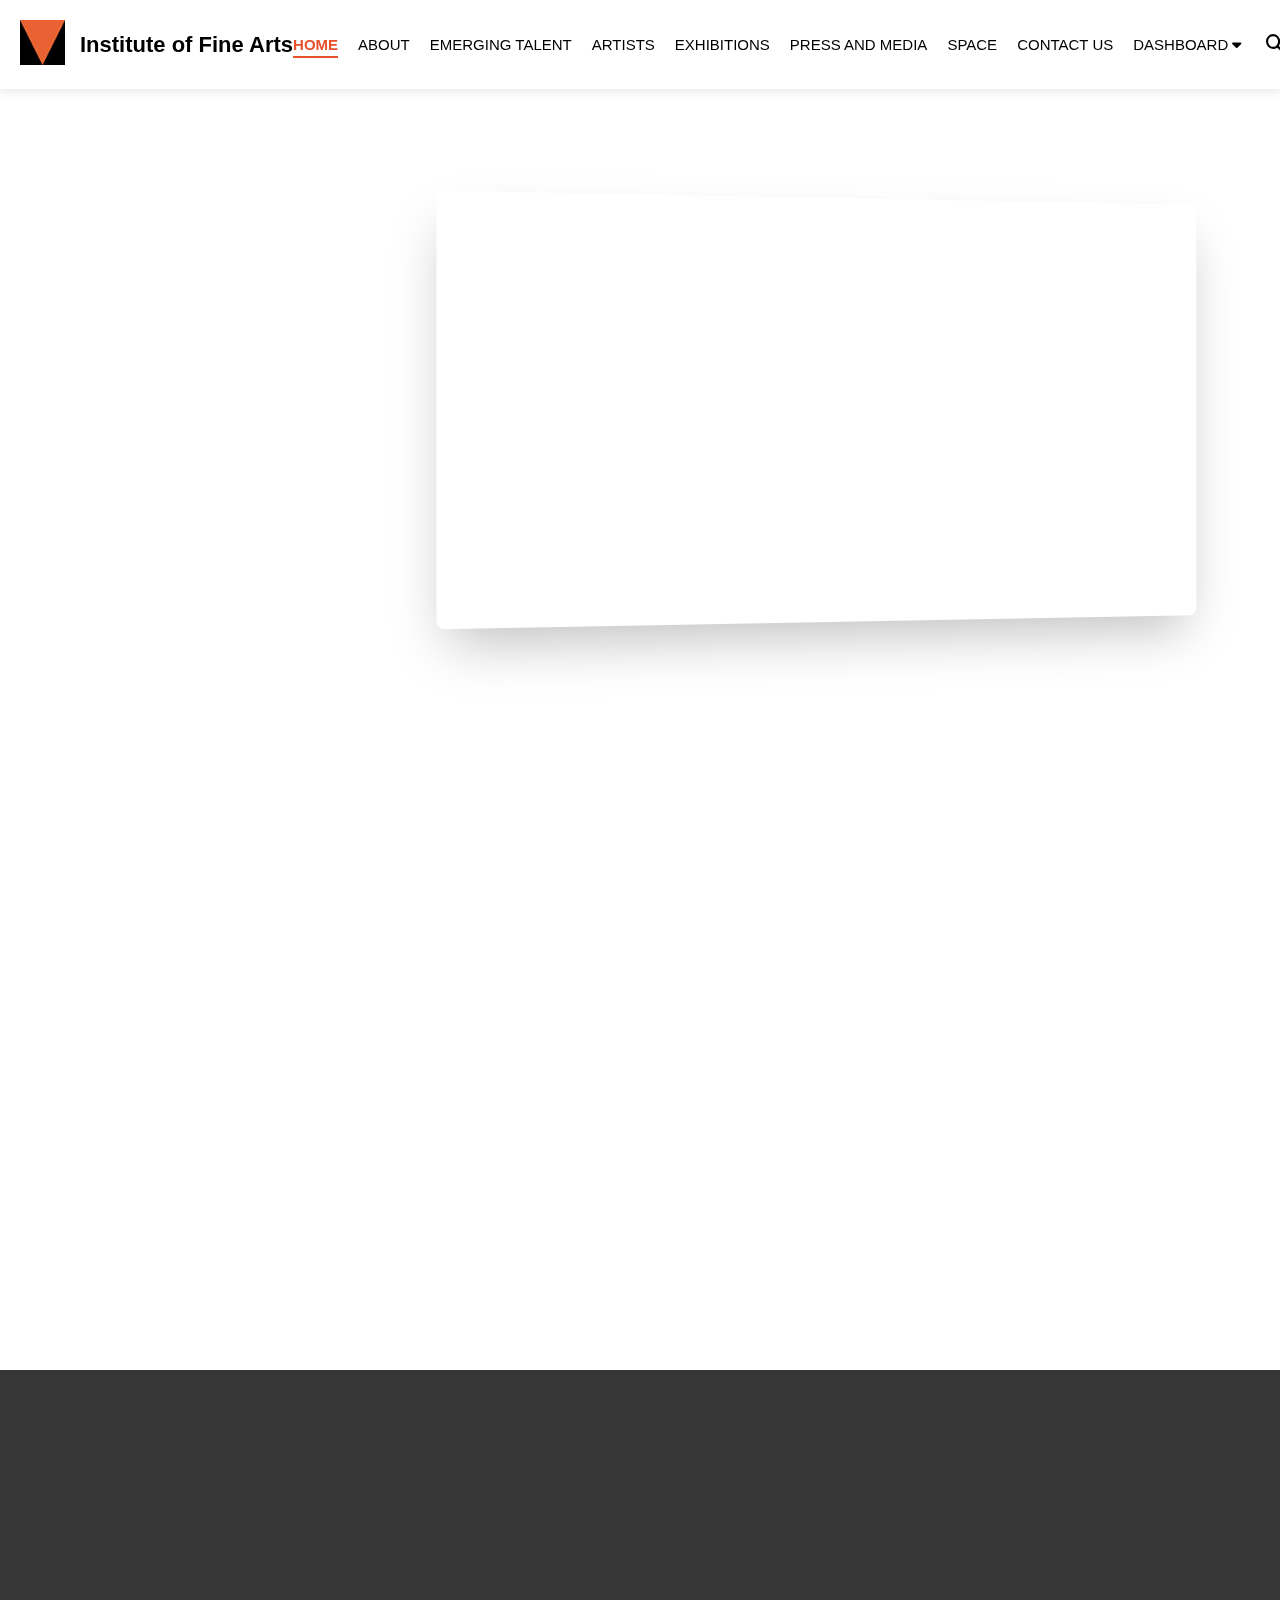
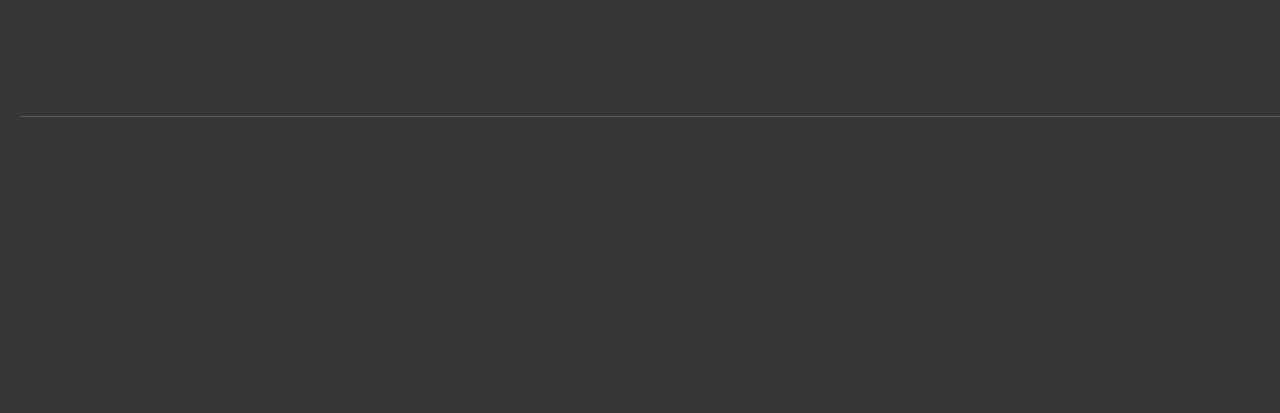
<file: index.html>
<!DOCTYPE html>
<html lang="en">

<head>
    <meta charset="UTF-8">
    <meta name="viewport" content="width=device-width, initial-scale=1.0">
    <title>Institute of Fine Arts</title>
    <link rel="shortcut icon" type="image" href="images/logo-updated-re.jpg">
    <link rel="stylesheet" href="https://cdnjs.cloudflare.com/ajax/libs/font-awesome/6.7.2/css/all.min.css"
        integrity="sha512-Evv84Mr4kqVGRNSgIGL/F/aIDqQb7xQ2vcrdIwxfjThSH8CSR7PBEakCr51Ck+w+/U6swU2Im1vVX0SVk9ABhg=="
        crossorigin="anonymous" referrerpolicy="no-referrer" />
    <link rel="stylesheet" href="style.css">
</head>

<body>
    <nav class="navbar">
        <div class="container">
            <div class="logo-container">
                <div class="logo-bar">
                    <img src="images/logo-updated-re.jpg" alt="Logo">
                </div>
                <h1 class="logo-text">Institute of Fine Arts</h1>
            </div>

            <div class="nav-right-section">
                <ul class="nav-links">
                    <li><a href="index.html" class="active">HOME</a></li>
                    <li><a href="about.html">ABOUT</a></li>
                    <li><a href="emergingtelent.html">EMERGING TALENT</a></li>
                    <li><a href="artist.html">ARTISTS</a></li>
                    <li><a href="exhibition.html">EXHIBITIONS</a></li>
                    <li><a href="pressandmedia.html">PRESS AND MEDIA</a></li>
                    <li><a href="space.html">SPACE</a></li>
                    <li><a href="contactus.html">CONTACT US</a></li>
                    <li class="dropdown">
                        <button class="dropdown-toggle">
                            <a href="#">DASHBOARD
                                <span class="arrow"><i class="fa-solid fa-caret-down"></i></span>
                            </a>
                        </button>
                        <ul class="dropdown-menu">
                            <li><a href="#">Teacher Dashboard</a></li>
                            <li><a href="#">Manager Dashboard</a></li>
                            <li><a href="#">Admin Dashboard</a></li>
                        </ul>
                    </li>

                </ul>

                <div class="nav-actions">
                    <button class="search-icon">
                        <i class="fas fa-search"></i>
                    </button>
                    <button class="hamburger" aria-label="Toggle navigation">
                        <span class="bar"></span>
                        <span class="bar"></span>
                        <span class="bar"></span>
                    </button>
                </div>
            </div>
        </div>
    </nav>

    <!-- exhibition-section -->

    <main>
        <div class="exhibition-section">
            <div class="exhibition-text-content">
                <div class="vertical-line"></div>
                <div class="title-with-line">
                    <a href="exhibition.html">
                        <h2 class="exhibition-title">IOFA GRADUATION EXHIBITION 2025</h2>
                    </a>
                </div>
                <p class="exhibition-date">19TH JULY 2025 - 04TH JULY 2025</p>
            </div>
            <div class="exhibition-image-container">
                <img src="images/slide.png" alt="Abstract painting of a landscape with water and colorful foreground"
                    class="exhibition-image">
            </div>
        </div>

        <!-- exhibition-section ends -->

        <!-- gallery-sections-container -->

        <div class="gallery-sections-container">
            <a href="about.html" class="gallery-section-card">
                <img src="images/galley1.png" alt="A golden statue of a human figure" class="section-image">
                <div class="section-overlay">
                    <h3 class="section-title">THE COLLECTION</h3>
                    <p class="section-description">IOFA Gallery is one of the only institutions in the city with a rich
                        and growing collection of works by Old Masters and Modernists from Pakistan</p>
                </div>
            </a>

            <a href="#" class="gallery-section-card">
                <img src="images/galley2.png" alt="An art piece on an easel in a gallery" class="section-image">
                <div class="section-overlay">
                    <h3 class="section-title">APPLY TO EXHIBIT</h3>
                    <p class="section-description">Apply to exhibit your work at IOFA Gallery</p>
                </div>
            </a>

            <a href="artist.html" class="gallery-section-card">
                <img src="images/galley3.png" alt="A well-lit research library with tall bookshelves"
                    class="section-image">
                <div class="section-overlay">
                    <h3 class="section-title">RESEARCH LIBRARY</h3>
                    <p class="section-description">IOFA Gallery's Resource Center is a research space which houses
                        publications on Pakistani and International visual arts and culture.</p>
                </div>
            </a>
        </div>

        <!-- gallery-sections-container -->

        <!-- footer -->

        <footer class="footer-section">
            <div class="footer-content-wrapper">
                <div class="mailing-list-container">
                    <div class="mailing-list-text">
                        <h2>Join Our Mailing List</h2>
                        <p>Sign up to receive emails featuring the latest news and events.</p>
                    </div>
                    <form class="email-signup-form">
                        <div class="email-signup">
                            <input type="email" placeholder="Your Email Address" required>
                            <button type="submit">SEND</button>
                        </div>
                    </form>
                </div>

                <div class="gallery-and-social">
                    <div class="gallery-images">
                        <img src="images/footer1.png" alt="Art Piece 1" class="gallery-image">
                        <img src="images/footer2.png" alt="Art Piece 2" class="gallery-image">
                        <img src="images/footer3.png" alt="Art Piece 3" class="gallery-image">
                        <img src="images/footer4.png" alt="Art Piece 4" class="gallery-image">
                        <img src="images/footer5.png" alt="Art Piece 4" class="gallery-image">
                    </div>
                    <div class="social-icons">
                        <a href="#" class="social-icon"><i class="fab fa-instagram"></i></a>
                        <a href="#" class="social-icon"><i class="far fa-envelope"></i></a>
                        <a href="#" class="social-icon"><i class="fab fa-facebook-f"></i></a>
                    </div>
                </div>

                <div class="contact-info-section">
                    <div class="contact-item">
                        <h3>Institute of Fine Arts</h3>
                        <p>Rangoonwala Community Centre,</p>
                        <p>Dhoraji Colony, Karachi-74800</p>
                    </div>
                    <div class="contact-item">
                        <p>Muhammad Zohair</p>
                        <p>+ (92) 0334-3574436</p>
                        <p>Umair Rehan</p>
                        <p>+ (92) 0331-3396429</p>
                    </div>
                    <div class="contact-item">
                        <p>11am - 7pm</p>
                        <p>Monday to Saturday</p>
                    </div>
                </div>

                <div class="footer-bottom">
                    <hr>
                    <div class="footer-links-copyright">
                        <a href="#">PRIVACY POLICY</a>
                        <span>© 2025 Institute of Fine Arts - SITE BY: BD</span>
                    </div>
                </div>
            </div>
        </footer>

        <!-- footer ends -->

</body>

</html>

<script src="script.js"></script>
</file>
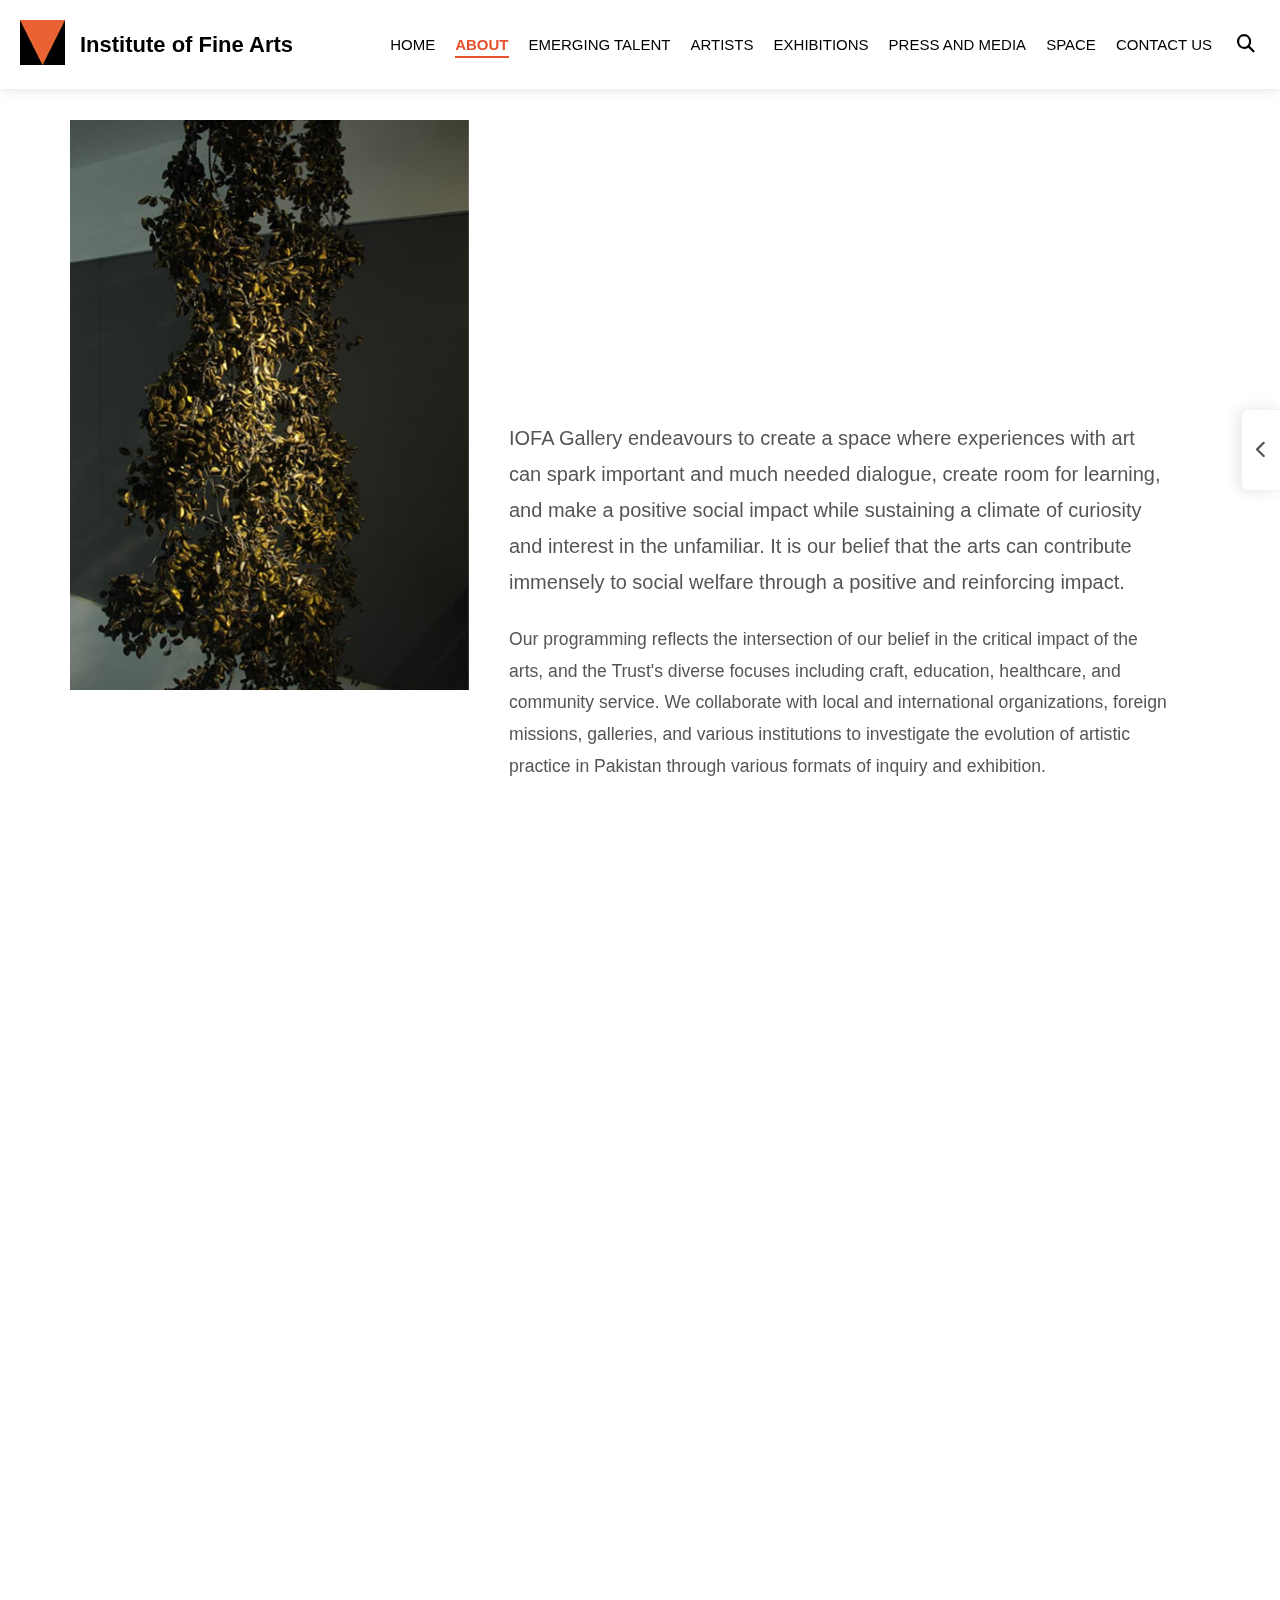
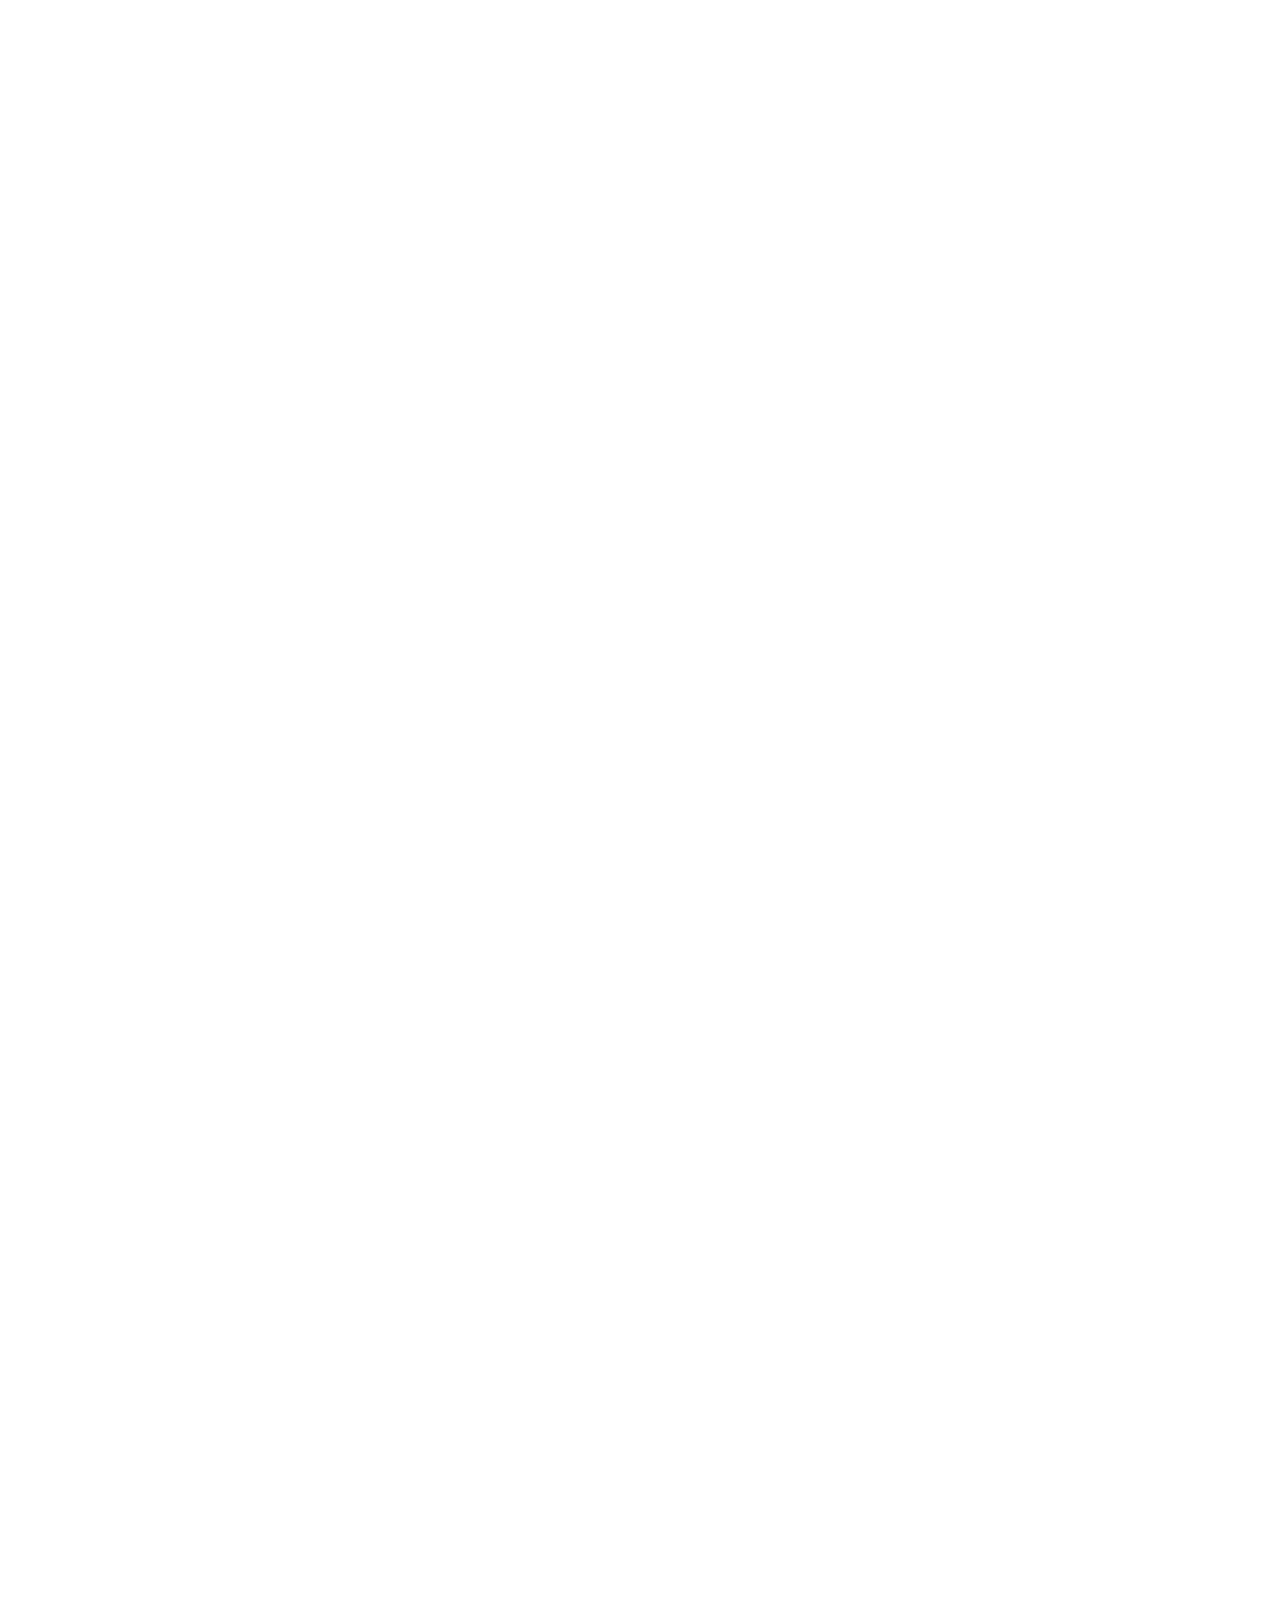
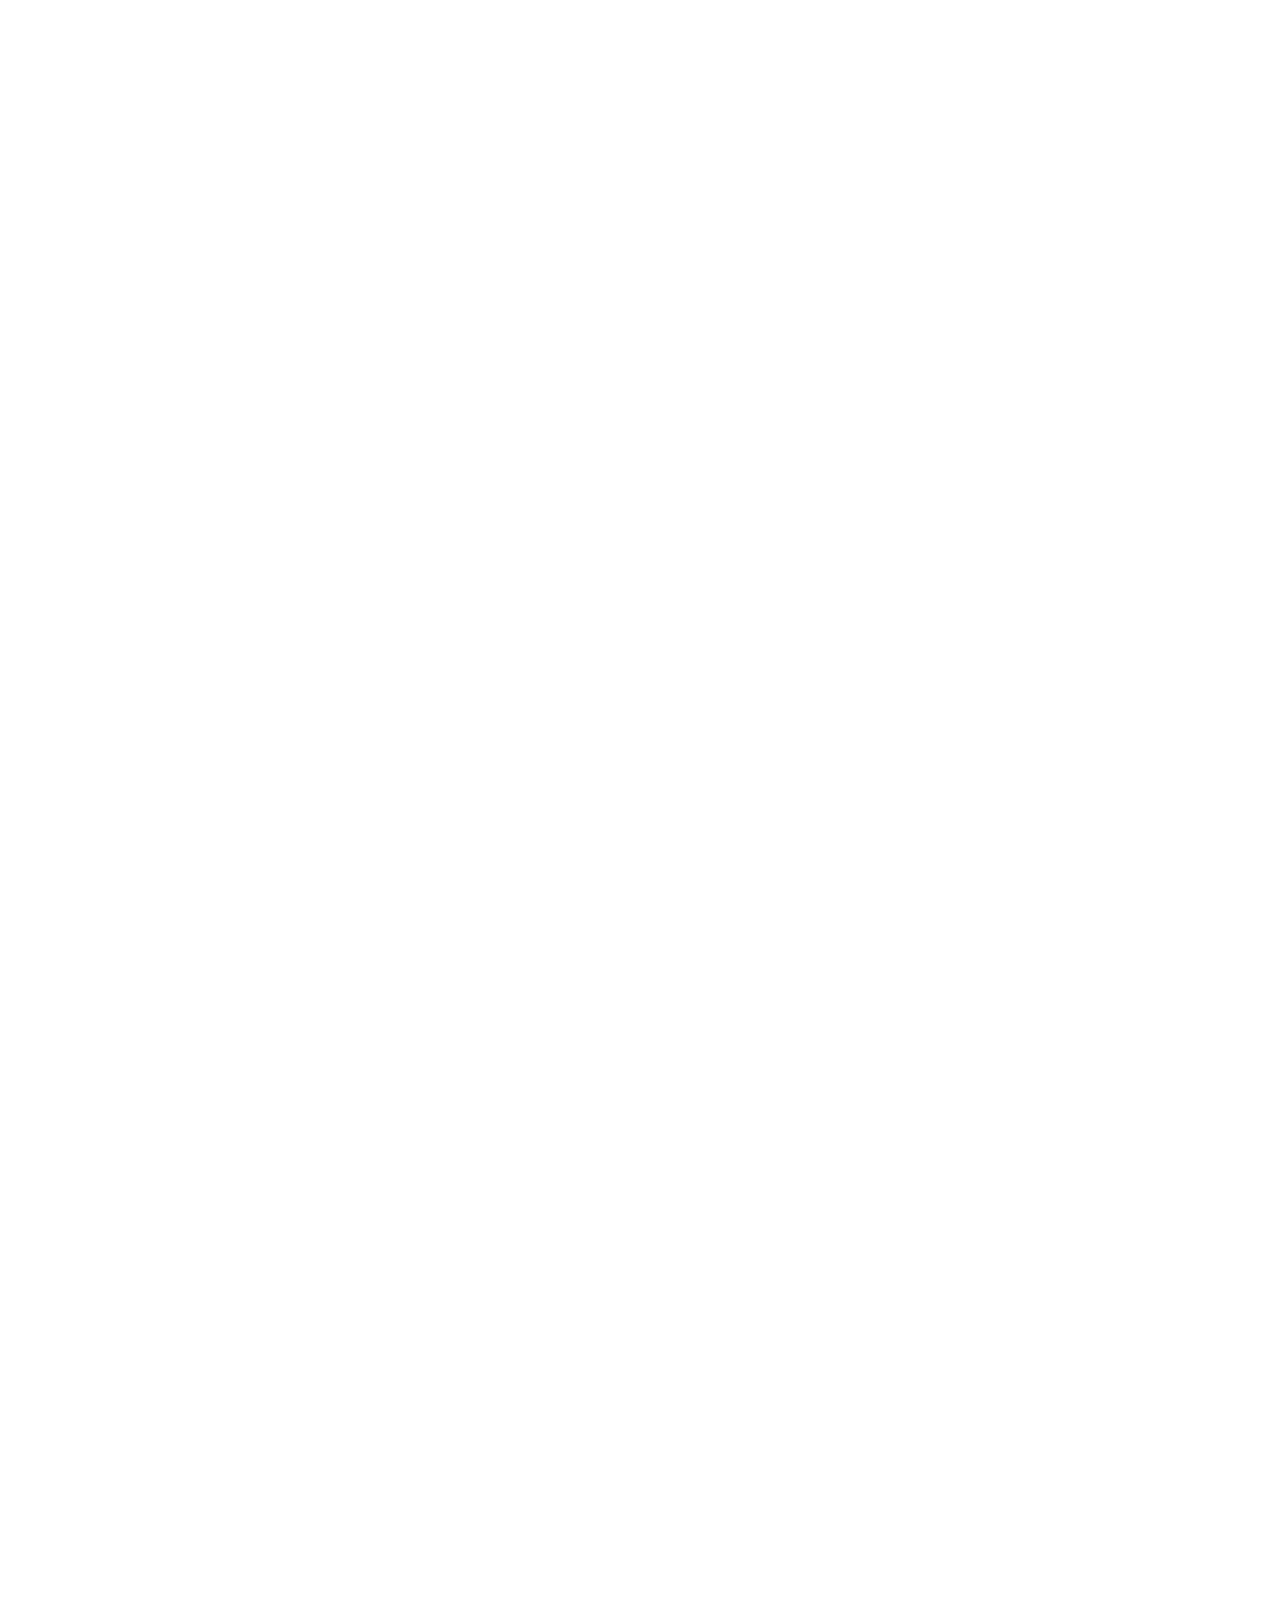
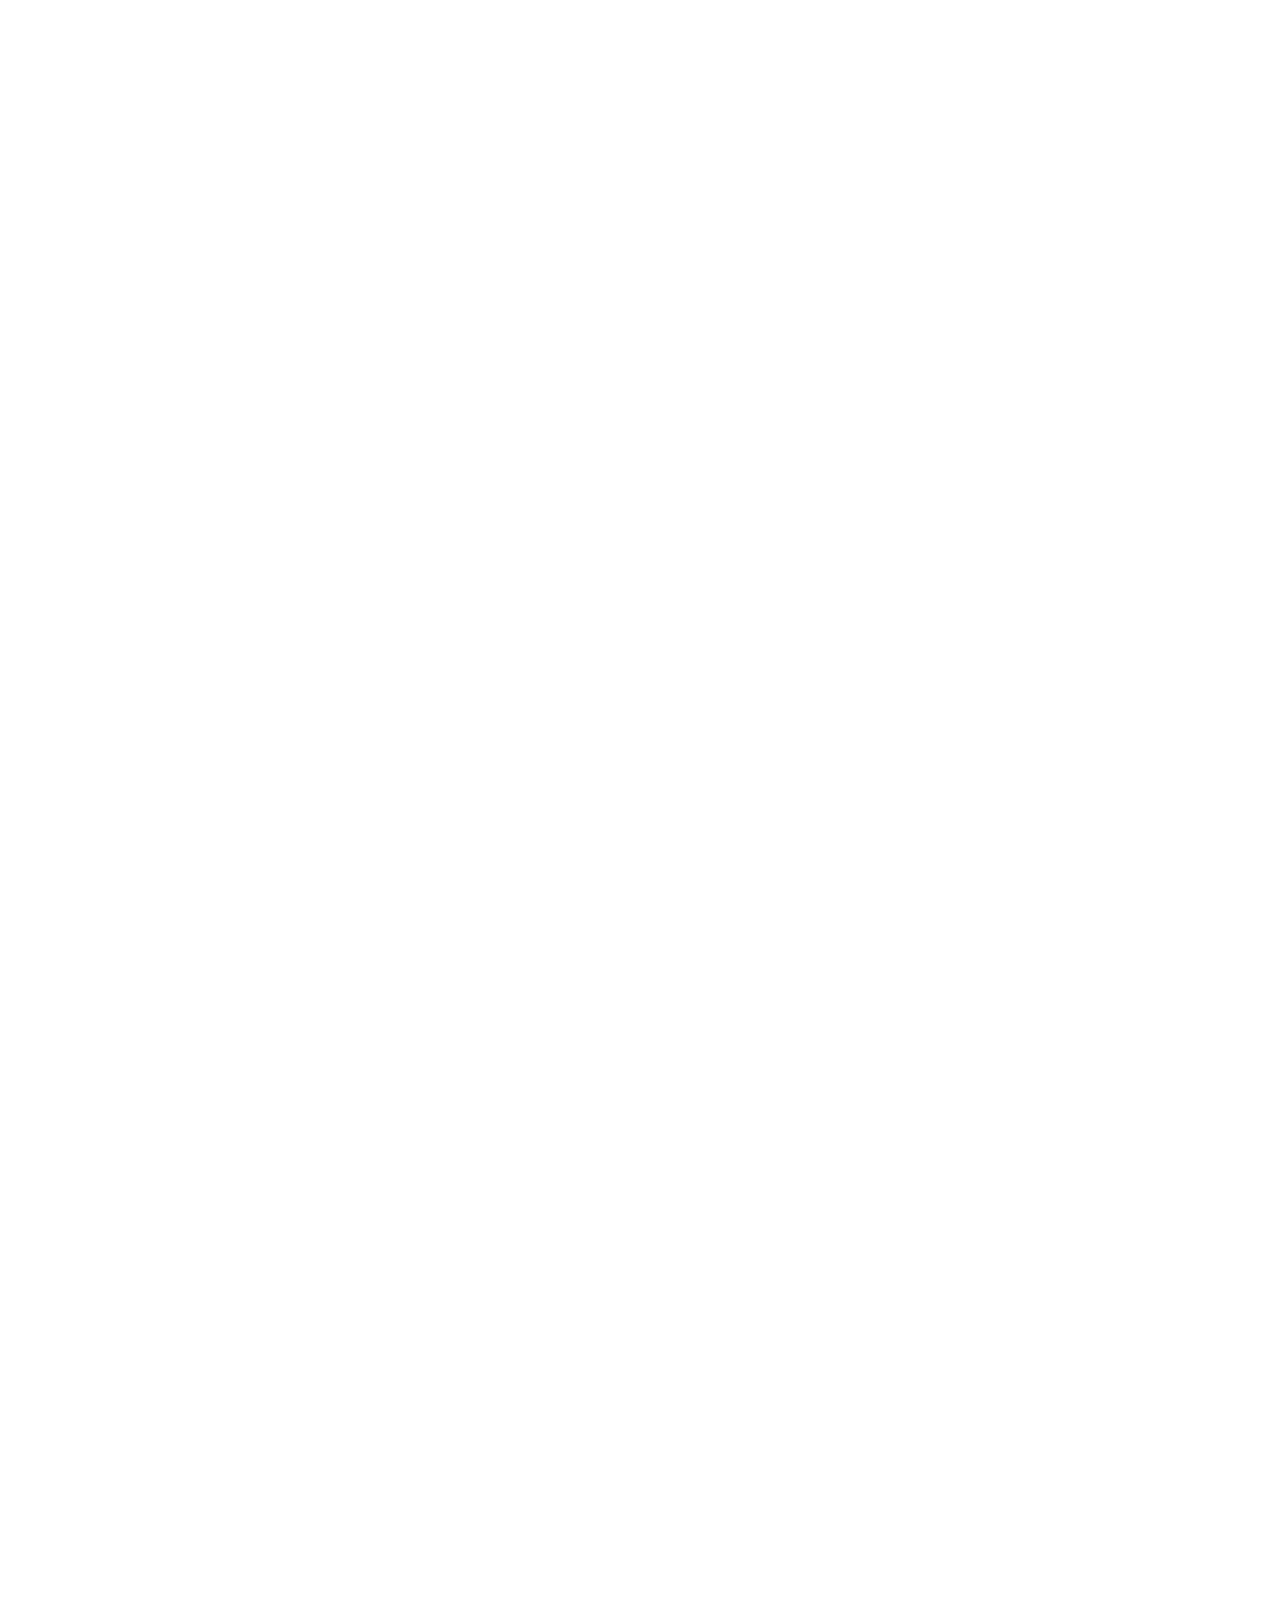
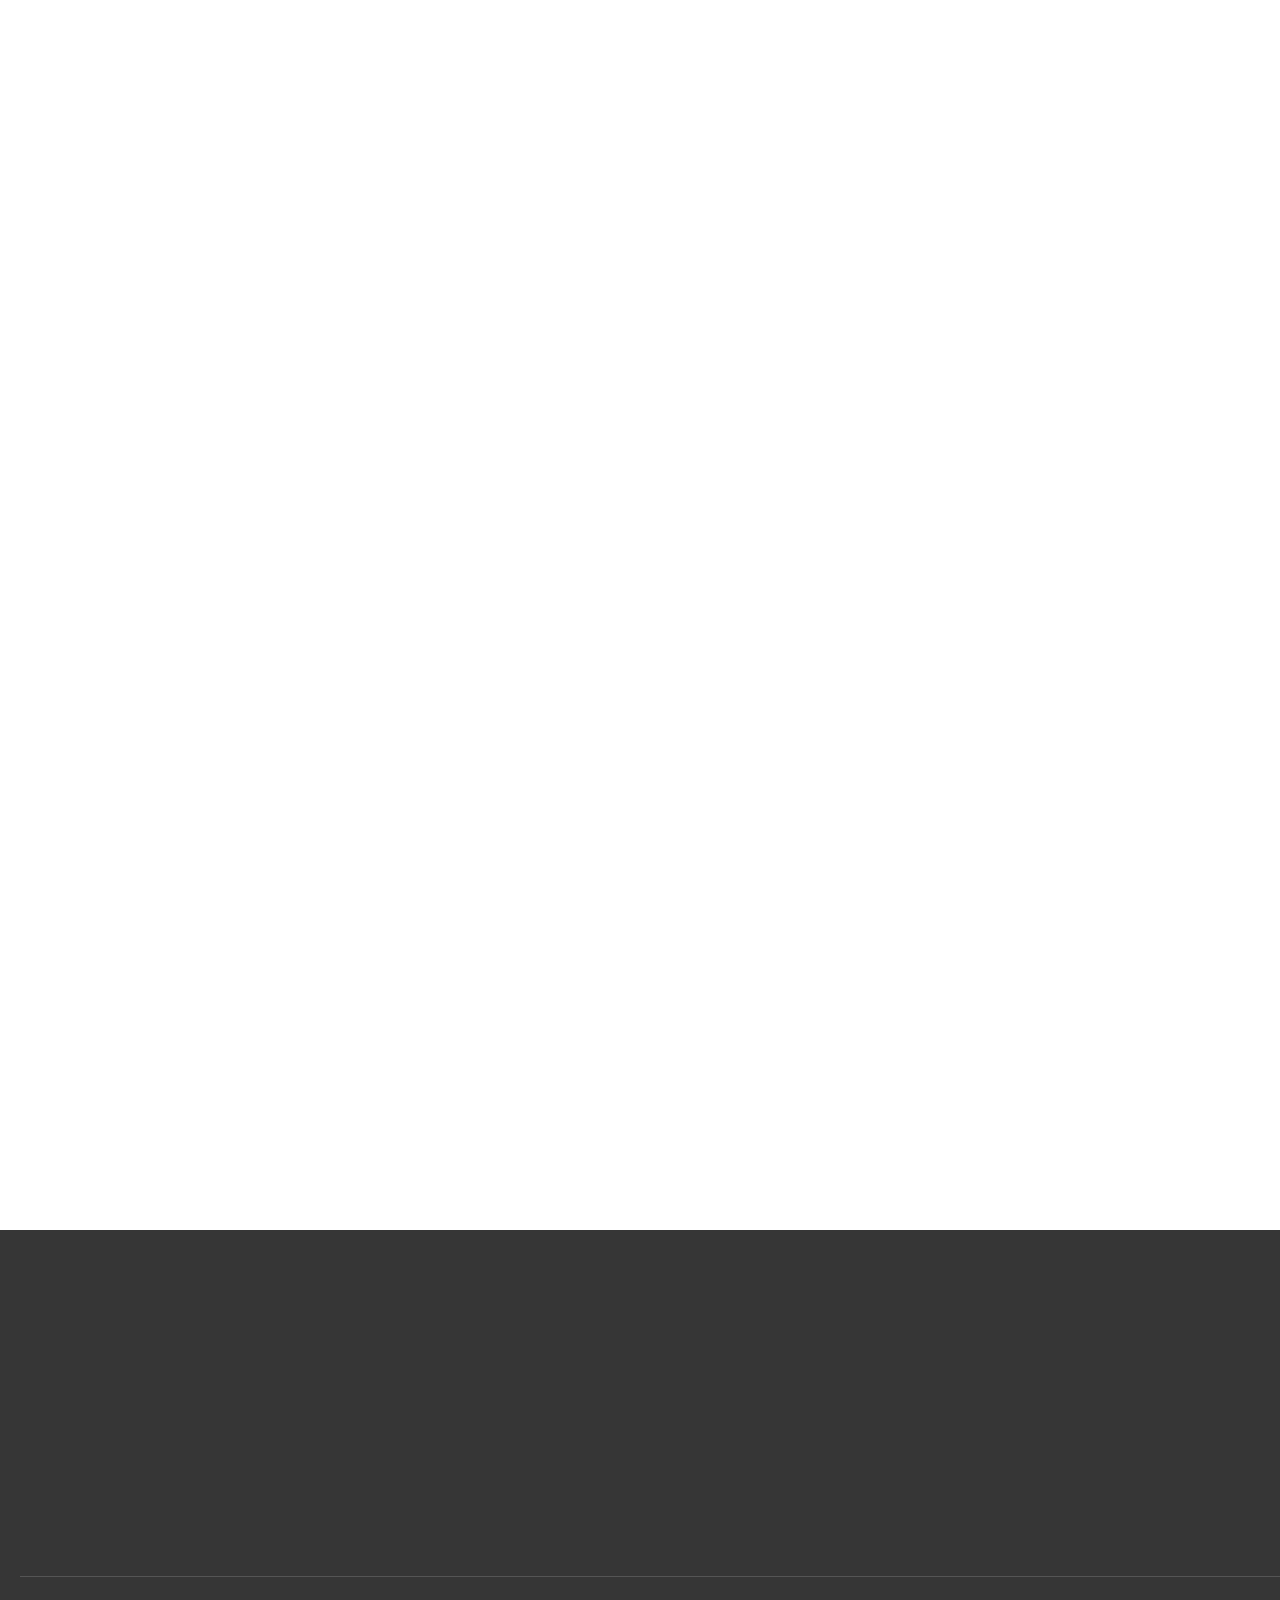
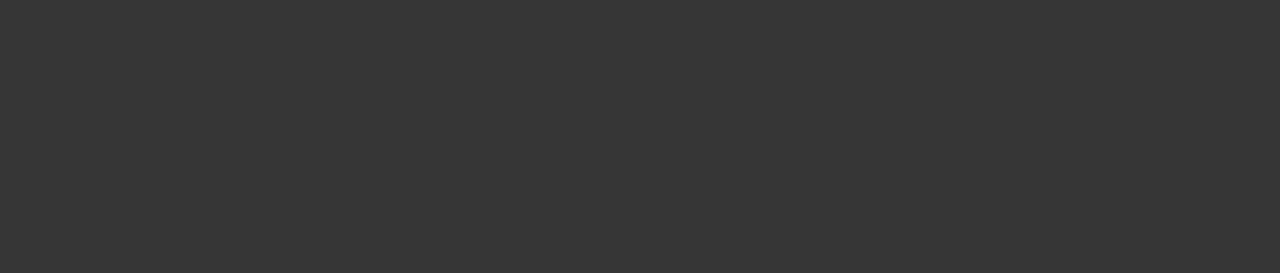
<file: about.html>
<!DOCTYPE html>
<html lang="en">

<head>
    <meta charset="UTF-8">
    <meta name="viewport" content="width=device-width, initial-scale=1.0">
    <title>Institute of Fine Arts</title>
    <link rel="shortcut icon" type="image" href="images/logo-updated-re.jpg">
    <link rel="stylesheet" href="https://cdnjs.cloudflare.com/ajax/libs/font-awesome/6.7.2/css/all.min.css"
        integrity="sha512-Evv84Mr4kqVGRNSgIGL/F/aIDqQb7xQ2vcrdIwxfjThSH8CSR7PBEakCr51Ck+w+/U6swU2Im1vVX0SVk9ABhg=="
        crossorigin="anonymous" referrerpolicy="no-referrer" />
    <link rel="stylesheet" href="style.css">
</head>

<body>
    <nav class="navbar">
        <div class="container">
            <div class="logo-container">
                <div class="logo-bar">
                    <img src="images/logo-updated-re.jpg" alt="Logo">
                </div>
                <h1 class="logo-text">Institute of Fine Arts</h1>
            </div>

            <div class="nav-right-section">
                <ul class="nav-links">
                    <li><a href="index.html">HOME</a></li>
                    <li><a href="about.html" class="active">ABOUT</a></li>
                    <li><a href="emergingtelent.html">EMERGING TALENT</a></li>
                    <li><a href="artist.html">ARTISTS</a></li>
                    <li><a href="exhibition.html">EXHIBITIONS</a></li>
                    <li><a href="pressandmedia.html">PRESS AND MEDIA</a></li>
                    <li><a href="space.html">SPACE</a></li>
                    <li><a href="contactus.html">CONTACT US</a></li>
                </ul>

                <div class="nav-actions">
                    <button class="search-icon">
                        <i class="fas fa-search"></i>
                    </button>
                    <button class="hamburger" aria-label="Toggle navigation">
                        <span class="bar"></span>
                        <span class="bar"></span>
                        <span class="bar"></span>
                    </button>
                </div>
            </div>
        </div>
    </nav>

    <!-- about -->

    <!-- Side Navigation -->
    <div class="side-nav-toggle" onclick="toggleSideNav()">
        <i class="fas fa-chevron-left"></i>
    </div>

    <div class="right-nav" id="rightNav">
        <div class="nav-header">
            <div class="nav-title">THE COLLECTION</div>
            <div class="nav-organizations">
                <div>ZIOFAGANY RANGOONWALA TRUST</div>
                <div>PAKISTAN CENTER FOR TRADITIONAL ARTS</div>
                <div>RANGOONWALA FOUNDATION</div>
            </div>
        </div>

        <nav class="collection-nav">
            <ul class="collection-nav-list">
                <li class="collection-nav-item active">
                    <span class="nav-number">01</span>
                    <a href="#history" class="nav-link"> History</a>
                </li>
                <li class="collection-nav-item">
                    <span class="nav-number">02</span>
                    <a href="#legacy" class="nav-link">Our Legacy</a>
                </li>
                <li class="collection-nav-item">
                    <span class="nav-number">03</span>
                    <a href="#collection" class="nav-link"> The Collection</a>
                </li>
                <li class="collection-nav-item">
                    <span class="nav-number">04</span>
                    <a href="#exhibition" class="nav-link">ZIOFAGANY Rangoonwala Trust Pakistan</a>
                </li>
                <li class="collection-nav-item">
                    <span class="nav-number">05</span>
                    <a href="#education" class="nav-link">IOFACenter for Traditional Arts</a>
                </li>
                <li class="collection-nav-item">
                    <span class="nav-number">06</span>
                    <a href="#contact" class="nav-link">Rangoonwala Foundation</a>
                </li>
            </ul>
        </nav>
    </div>

    <!-- Main Content Sections -->
    <div class="aboutsection">
        <!-- Welcome Section -->
        <section class="page-section welcome-section active" id="welcome">
            <div class="left1-panel">
                <img src="images/about1.png" alt="Decorative plant" class="content-image">
            </div>
            <div class="right-panel">
                <div class="content-block">
                    <h1 class="main-heading">Welcome !</h1>
                    <p class="paragraph-large">IOFA Gallery endeavours to create a space where experiences with art
                        can spark important and much needed dialogue, create room for learning, and make a positive
                        social impact while sustaining a climate of curiosity and interest in the unfamiliar. It is our
                        belief that the arts can contribute immensely to social welfare through a positive and
                        reinforcing impact.</p>
                    <p class="paragraph-regular">Our programming reﬂects the intersection of our belief in the critical
                        impact of the arts, and the Trust's diverse focuses including craft, education, healthcare, and
                        community service. We collaborate with local and international organizations, foreign missions,
                        galleries, and various institutions to investigate the evolution of artistic practice in
                        Pakistan through various formats of inquiry and exhibition.</p>
                </div>
            </div>
        </section>

        <!-- History Section -->
        <section class="page-section history-section" id="history">
            <div class="left-panel">
                <img src="images/about2.png" alt="Historic event" class="content-image">
            </div>
            <div class="right-panel">
                <div class="content-block">
                    <h2 class="section-heading">Our History</h2>
                    <p class="paragraph-regular">The Rangoonwala Trust was founded by the late Mr. Mohammad Aly
                        Rangoonwala with the goal of imparting vocational training to women at the Zuleikhabai V.M. Gany
                        Rangoonwala Community Center in 1971. V.M. Art Gallery was founded within the Community Center
                        as part of the Rangoonwala Trust in 1987 to promote art education, ﬁne arts and to provide a
                        much needed outlet for artists, old and young, to display their works beﬁttingly. Under the
                        capable leadership of Riﬀat Alvi the gallery became a pioneering force in the Pakistani Art
                        scene.</p>
                </div>
            </div>
        </section>

        <!-- Legacy Section -->
        <section class="page-section history-section" id="legacy">
            <div class="left-panel">
                <img src="images/about3.png" alt="Historic event" class="content-image">
            </div>
            <div class="right-panel">
                <div class="content-block">
                    <h2 class="section-heading">The Legacy We Carry</h2>
                    <p class="paragraph-regular">The legacy of IOFA Gallery is now continued by Director, Mallika
                        Rangoonwala along with her team Muhammad Qasim, Andrea Anthony and Suneeha Tahir.</p>
                    <p class="paragraph-regular">The V.M. Art Gallery is overseen by a Visual Arts Committee. The
                        Trustees of ZVMGRT—who as avid admirers of Pakistani and International art, facilitate and give
                        their input in enhancing community living and encouraging art by presenting a rich array of
                        cultural diversity to the Gallery and the Centre. As Trustees and Chairman of the Visual Arts
                        Committee their role is vital in giving the artist community the reliance and avenues into
                        progression.</p>
                </div>
            </div>
        </section>

        <!-- Collection Section -->
        <section class="page-section history-section" id="collection">
            <div class="left-panel">
                <img src="images/about4.png" alt="Historic event" class="content-image">
            </div>
            <div class="right-panel">
                <div class="content-block">
                    <h2 class="section-heading">The Collection</h2>
                    <p class="paragraph-regular">IOFAGallery is one of the only institutions in the city with a rich and
                        growing collection of works by Old Masters and Modernists from Pakistan, currently in the
                        process of being digitized. This archive serves as a site for research and study into Pakistani
                        Art History as well as curatorial investigation for exhibitions. For more information about the
                        Collection please contact us at vmart.gallery@gmail.com</p>
                </div>
            </div>
        </section>

        <!-- Exhibition Section -->
        <section class="page-section history-section" id="exhibition">
            <div class="left-panel">
                <img src="images/about5.png" alt="Historic event" class="content-image">
            </div>
            <div class="right-panel">
                <div class="content-block">
                    <h2 class="section-heading">ZIOFAGANY Rangoonwala Trust – Pakistan</h2>
                    <p class="paragraph-regular">The Zuleikhabai Valy Mohammed Gany Rangoonwala Trust was founded in
                        1967 and operates out of Pakistan. It has three main objectives. Firstly it aims to aid the
                        advancement of education by building, establishing, maintaining and aiding educational
                        institutions at all levels, and by providing domestic and foreign scholarships to students.
                        Secondly it aims to aid the advancement of health, relief of sickness and aiding those with
                        disabilities by establishing, building, improving and helping maintain medical institutions,
                        teaching hospitals and clinics. Their third objective is to aid the sponsorship of the art and
                        cultural activities of the individuals and communities that lack the resources to enhance and
                        supplement their income and skills..</p>
                </div>
            </div>
        </section>

        <!-- Education Section -->
        <section class="page-section history-section" id="education">
            <div class="left-panel">
                <img src="images/about6.png" alt="Historic event" class="content-image">
            </div>
            <div class="right-panel">
                <div class="content-block">
                    <h2 class="section-heading">IOFACenter for Traditional Arts (VMCTA)</h2>
                    <p class="paragraph-regular">The IOFACentre for Traditional Arts (VMCTA), based in Karachi, draws
                        inspiration from Pakistan's artistic traditions and cultural heritage. It aims to revive
                        traditional skills and techniques and to revitalize the relevance of traditional arts in
                        contemporary Pakistan.</p>
                </div>
            </div>
        </section>

        <!-- Contact Section -->
        <section class="page-section history-section" id="contact">
            <div class="left-panel">
                <img src="images/about7.png" alt="Historic event" class="content-image">
            </div>
            <div class="right-panel">
                <div class="content-block">
                    <h2 class="section-heading">Rangoonwala Foundation</h2>
                    <p class="paragraph-regular">The Foundation's mission is to enable the empowerment of communities by
                        engaging in social development initiatives directed at long-term sustainability and
                        self-reliance. The Foundation works regardless of race or religion and aims to eradicate poverty
                        amongst marginalised communities.</p>
                    <p class="paragraph-regular">Mohamed Aly Rangoonwala (1924-1998) first started philanthropic work in
                        memory of his parents Valy Mohamed Gany and Zuleikhabia Abdul Rehman in the 1960s. Since then
                        the Rangoonwala Family have continued the M.A. Rangoonwala legacy with significant work across
                        the globe, in particular in the UK, India and Pakistan. Rangoonwala Foundation works through
                        subsidiaries in those countries.</p>
                </div>
            </div>
        </section>
    </div>

    <!-- about ends -->

    <!-- footer -->

    <footer class="footer-section">
        <div class="footer-content-wrapper">
            <div class="mailing-list-container">
                <div class="mailing-list-text">
                    <h2>Join Our Mailing List</h2>
                    <p>Sign up to receive emails featuring the latest news and events.</p>
                </div>
                <form class="email-signup-form">
                    <div class="email-signup">
                        <input type="email" placeholder="Your Email Address" required>
                        <button type="submit">SEND</button>
                    </div>
                </form>
            </div>

            <div class="gallery-and-social">
                <div class="gallery-images">
                    <img src="images/footer1.png" alt="Art Piece 1" class="gallery-image">
                    <img src="images/footer2.png" alt="Art Piece 2" class="gallery-image">
                    <img src="images/footer3.png" alt="Art Piece 3" class="gallery-image">
                    <img src="images/footer4.png" alt="Art Piece 4" class="gallery-image">
                    <img src="images/footer5.png" alt="Art Piece 4" class="gallery-image">
                </div>
                <div class="social-icons">
                    <a href="#" class="social-icon"><i class="fab fa-instagram"></i></a>
                    <a href="#" class="social-icon"><i class="far fa-envelope"></i></a>
                    <a href="#" class="social-icon"><i class="fab fa-facebook-f"></i></a>
                </div>
            </div>

            <div class="contact-info-section">
                <div class="contact-item">
                    <h3>Institute of Fine Arts</h3>
                    <p>Rangoonwala Community Centre,</p>
                    <p>Dhoraji Colony, Karachi-74800</p>
                </div>
                <div class="contact-item">
                    <p>Muhammad Zohair</p>
                    <p>+ (92) 0334-3574436</p>
                    <p>Umair Rehan</p>
                    <p>+ (92) 0331-3396429</p>
                </div>
                <div class="contact-item">
                    <p>11am - 7pm</p>
                    <p>Monday to Saturday</p>
                </div>
            </div>

            <div class="footer-bottom">
                <hr>
                <div class="footer-links-copyright">
                    <a href="#">PRIVACY POLICY</a>
                    <span>© 2025 Institute of Fine Arts - SITE BY: BD</span>
                </div>
            </div>
        </div>
    </footer>

    <!-- footer ends -->

</body>

</html>

<script src="script.js"></script>
</file>
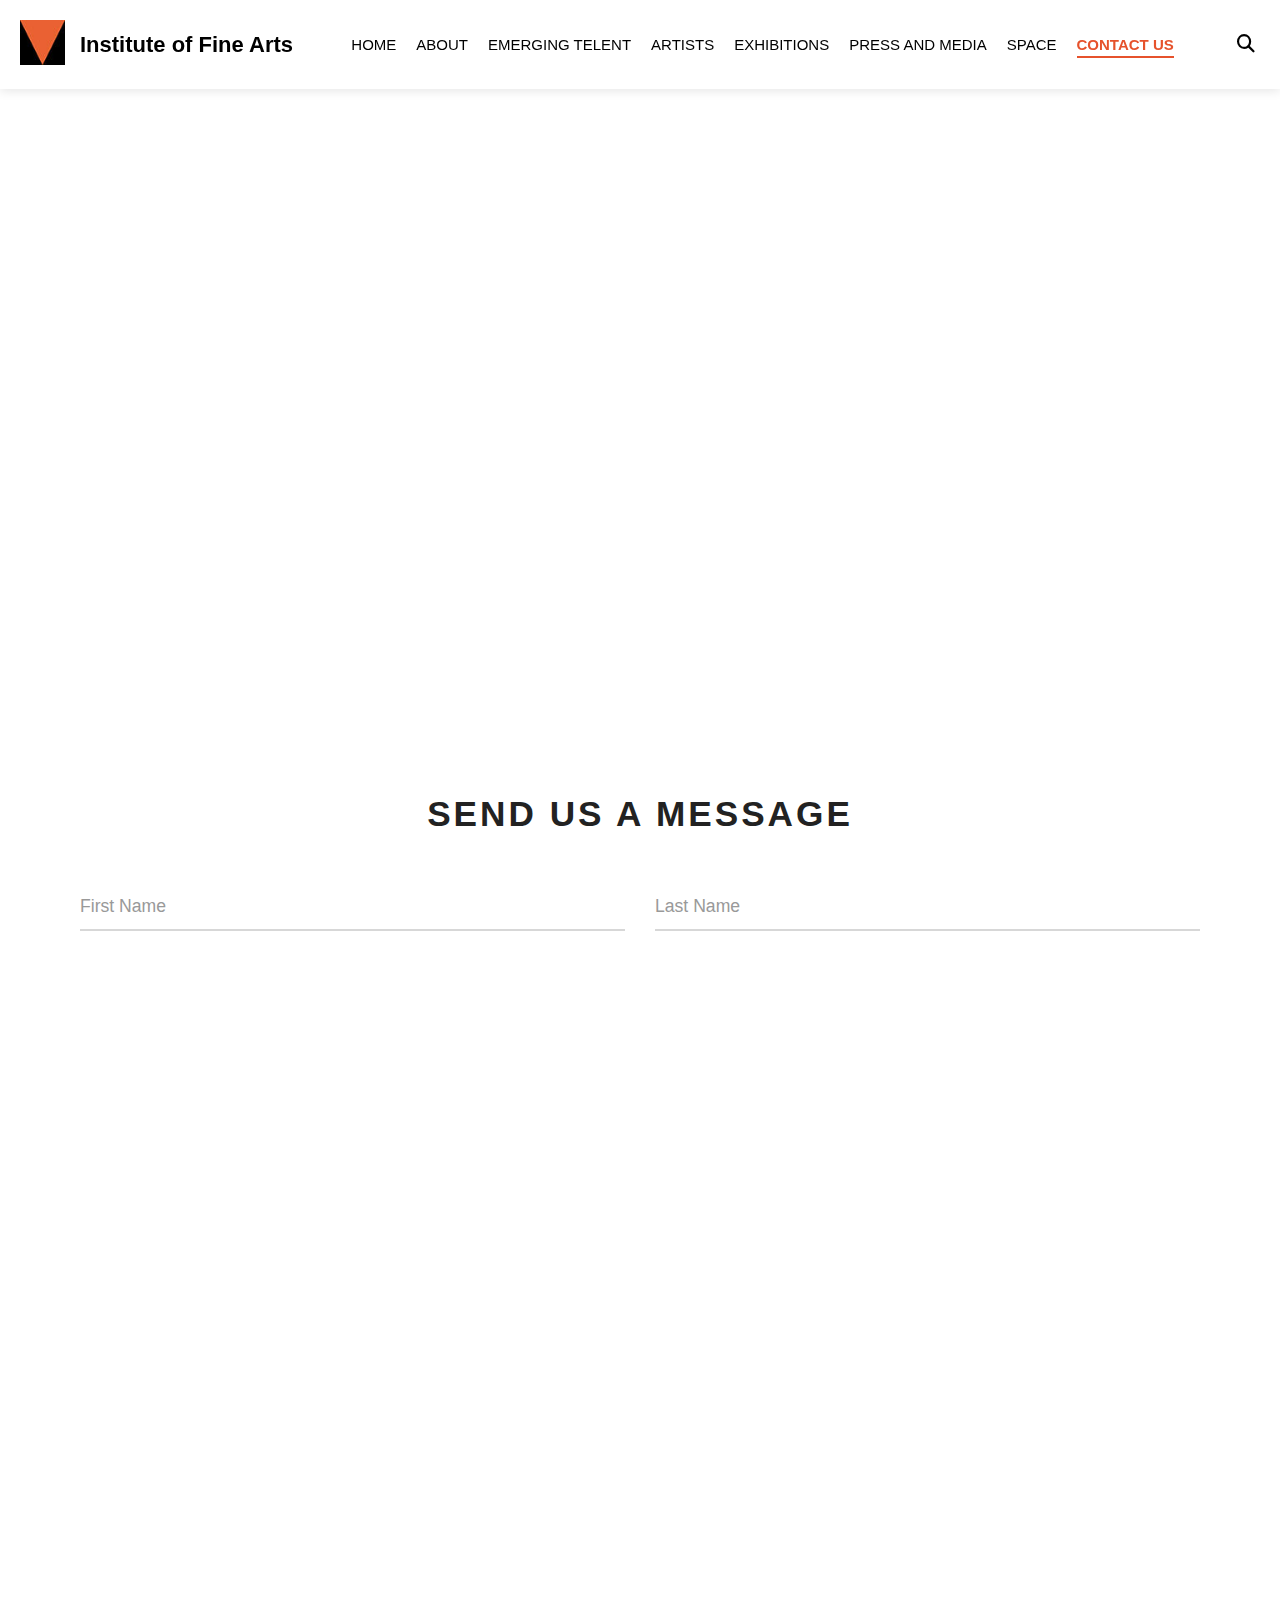
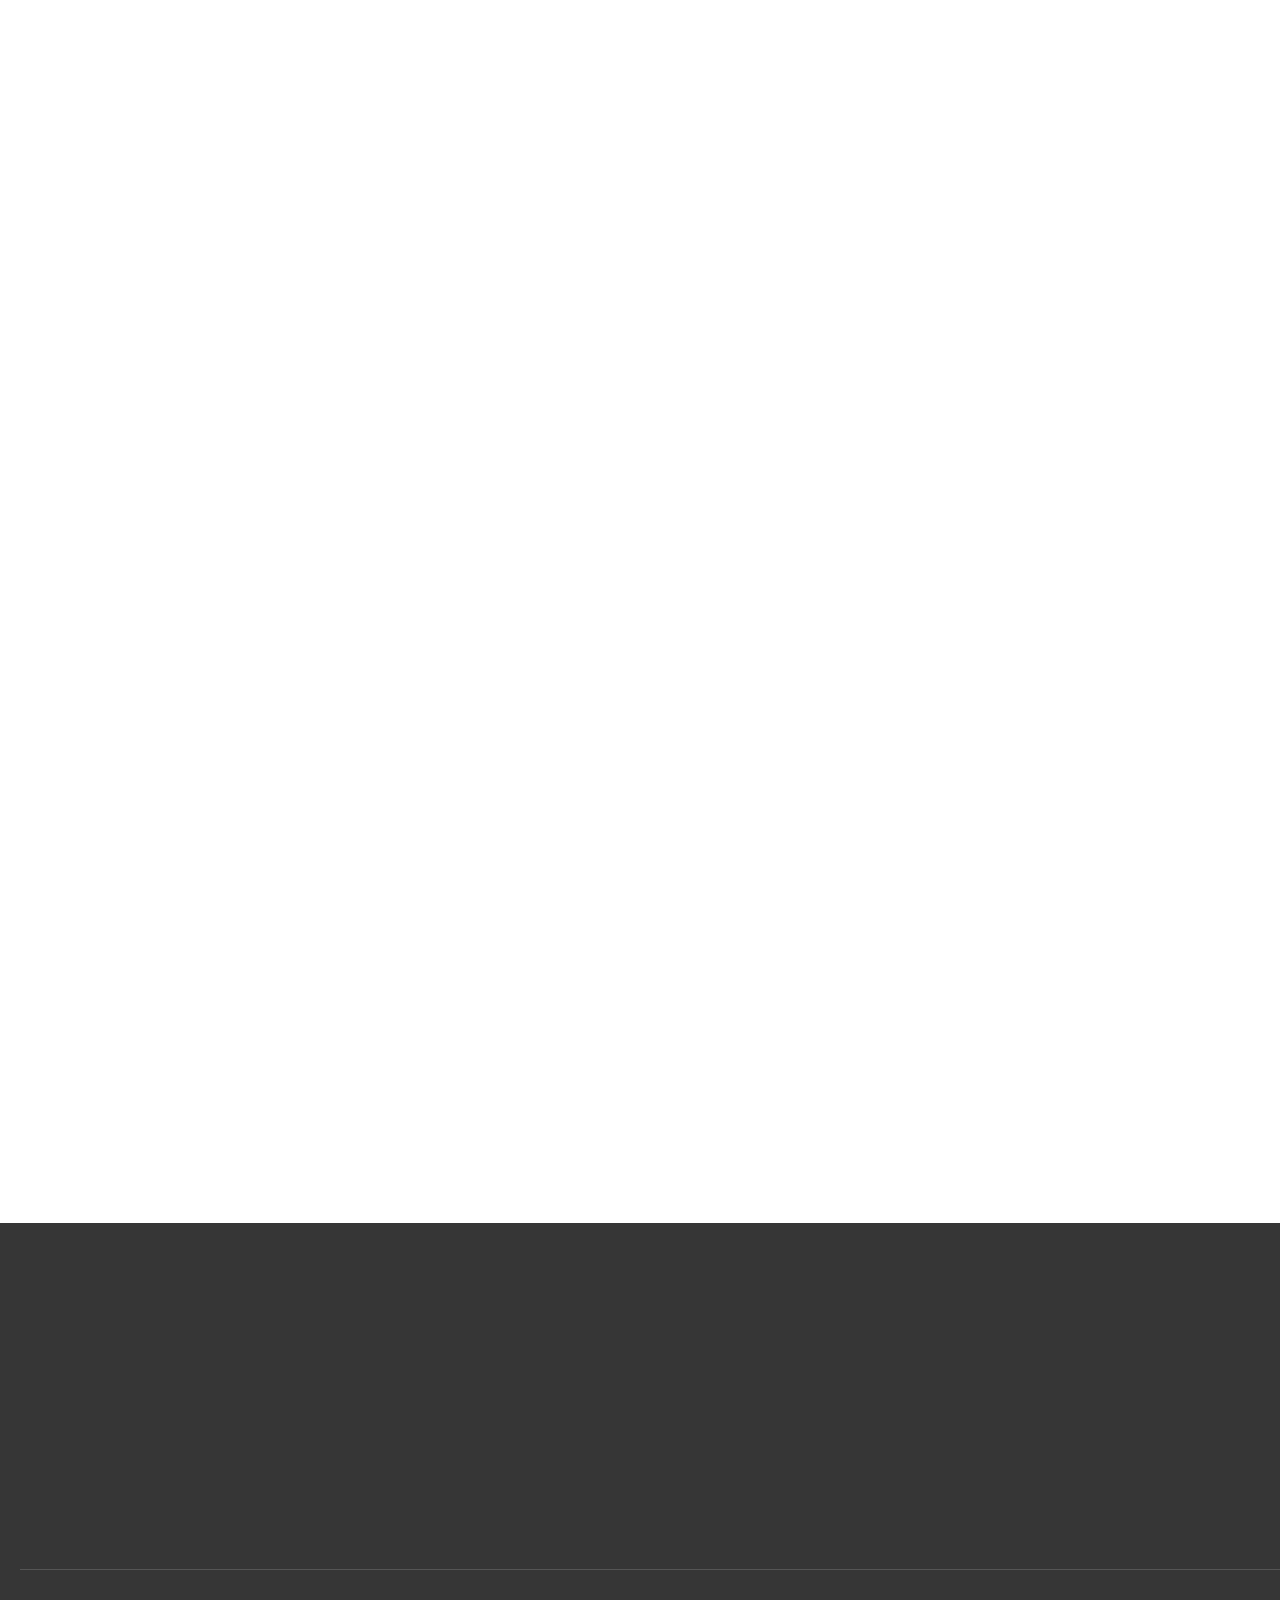
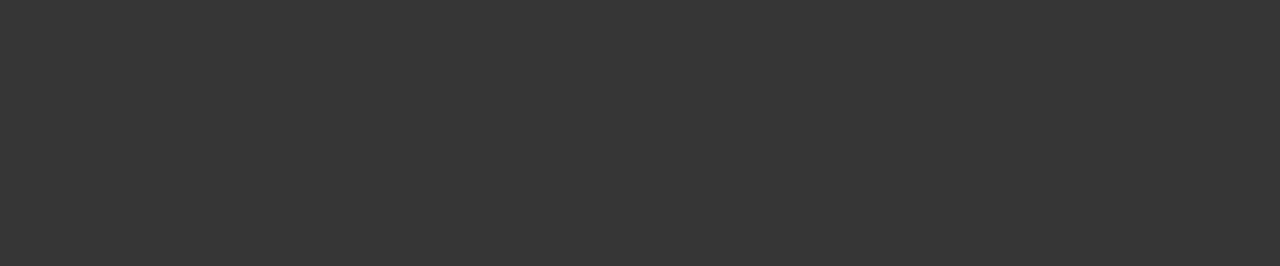
<file: contactus.html>
<!DOCTYPE html>
<html lang="en">

<head> 
    <meta charset="UTF-8">
    <meta name="viewport" content="width=device-width, initial-scale=1.0">
    <title>Institute of Fine Arts</title>
    <link rel="shortcut icon" type="image" href="images/logo-updated-re.jpg">
    <link rel="stylesheet" href="https://cdnjs.cloudflare.com/ajax/libs/font-awesome/6.7.2/css/all.min.css"
        integrity="sha512-Evv84Mr4kqVGRNSgIGL/F/aIDqQb7xQ2vcrdIwxfjThSH8CSR7PBEakCr51Ck+w+/U6swU2Im1vVX0SVk9ABhg=="
        crossorigin="anonymous" referrerpolicy="no-referrer" />
    <link rel="stylesheet" href="style.css">
</head>

<body>
    <nav class="navbar">
        <div class="container">
            <div class="logo-container">
                <div class="logo-bar">
                    <img src="images/logo-updated-re.jpg" alt="Logo">
                </div>
                <h1 class="logo-text">Institute of Fine Arts</h1>
            </div>
            <ul class="nav-links">
                <li><a href="index.html">HOME</a></li>
                <li><a href="about.html">ABOUT</a></li>
                <li><a href="emergingtelent.html">EMERGING TELENT</a></li>
                <li><a href="artist.html">ARTISTS</a></li>
                <li><a href="exhibition.html">EXHIBITIONS</a></li>
                <li><a href="pressandmedia.html">PRESS AND MEDIA</a></li>
                <li><a href="space.html">SPACE</a></li>
                <li><a href="contactus.html" class="active">CONTACT US</a></li>
            </ul>
            <button class="search-icon">
                <i class="fas fa-search"></i>
            </button>
            <button class="hamburger" aria-label="Toggle navigation">
                <span class="bar"></span>
                <span class="bar"></span>
                <span class="bar"></span>
            </button>
        </div>
    </nav>

    <!-- contact -->

    <div class="contact-container">
        <div class="contact-left-panel">
            <div class="contact-vertical-line"></div>
            <div class="contact-exhibition-title">Contact<br> Us!</div>
        </div>
        <div class="contact-right-panel">
            <img src="images/contact.png" alt="Exhibition Artwork">
        </div>
    </div>

    <!-- contact ends -->

    <!-- contact form -->

    <div class="contact-form-container">
        <h1 class="form-title">SEND US A MESSAGE</h1>
        <form action="#" method="POST">
            <div class="form-grid">
                <div class="form-group">
                    <input type="text" id="firstName" name="firstName" placeholder=" " required>
                    <label for="firstName">First Name</label>
                    <div class="input-highlight"></div>
                </div>
                <div class="form-group">
                    <input type="text" id="lastName" name="lastName" placeholder=" " required>
                    <label for="lastName">Last Name</label>
                    <div class="input-highlight"></div>
                </div>
                <div class="form-group">
                    <input type="tel" id="phoneNumber" name="phoneNumber" placeholder=" ">
                    <label for="phoneNumber">Phone Number</label>
                    <div class="input-highlight"></div>
                </div>
                <div class="form-group">
                    <input type="email" id="emailAddress" name="emailAddress" placeholder=" " required>
                    <label for="emailAddress">Email Address</label>
                    <div class="input-highlight"></div>
                </div>
            </div>
            <div class="form-group full-width-message">
                <textarea id="message" name="message" rows="1" placeholder=" "></textarea>
                <label for="message">Message</label>
                <div class="input-highlight"></div>
            </div>
            <div class="submit-button-container"> 
                <button type="" class="submit-button">
                    <span class="button-text">Send</span>
                    <span class="button-icon">→</span>
                </button>
            </div>
        </form>
        <main class="exhib-main">
            <section class="contact-header">
                <div class="contact-horizontal-line-full"></div>
            </section>
        </main>
    </div>

    <!-- contact form ends -->

    <!-- contact grid -->

    <div class="contact-grid-container">
        <div class="contact-card">
            <h3 class="contact-card-title">VM ART GALLERY</h3>
            <p>A PROJECT OF ZVMG RANGOONWALA TRUST</p>
            <p>ZVMG Rangoonwala Community Centre,</p>
            <p>Dhoraji Colony, Karachi-74800</p>
            <p>Ph: +9221 34948088</p>
            <p>Email: <a href="mailto:vmart.gallery@gmail.com">vmart.gallery@gmail.com</a></p>
        </div>

        <div class="contact-card">
            <h3 class="contact-card-title">ZVMG RANGOONWALA<br>COMMUNITY CENTRE</h3>
            <p>Dhoraji Colony, Karachi-74800</p>
            <p>Ph: +9221 34935168, +9221 34938146</p>
            <p>E-mail: <a href="mailto:zvmgrcc@yahoo.com">zvmgrcc@yahoo.com</a></p>
        </div>

        <div class="contact-card">
            <h3 class="contact-card-title">ZVMG RANGOONWALA TRUST</h3>
            <p>ZVMG Rangoonwala Community Centre,</p>
            <p>Dhoraji Colony, Karachi-74800</p>
            <p>Ph: +9221 34935168, +9221 34938146</p>
            <p>Email: <a href="mailto:zvmgrcc@yahoo.com">zvmgrcc@yahoo.com</a></p>
        </div>

        <div class="contact-card">
            <h3 class="contact-card-title">ZVMG RANGOONWALA FOUNDATION UK</h3>
            <p>Queen Anne Mansions</p>
            <p>86/87 Wimpole Street</p>
            <p>London W1G 9RL</p>
            <p>United Kingdom: +44 (0)207 9952838</p>
            <p>Pakistan: +9221 4938 146</p>
        </div>

        <div class="contact-card">
            <h3 class="contact-card-title">VM CENTRE FOR TRADITIONAL ARTS</h3>
            <p>ZVMG Rangoonwala Community Centre,</p>
            <p>Dhoraji Colony, Karachi-74800</p>
            <p>Ph: +9221 34935168, +9221 34938146</p>
            <p>E-mail: <a href="mailto:info@vmcta.com.pk">info@vmcta.com.pk</a></p>
        </div>
    </div>

    <!-- contact grid ends -->

    <!-- map -->

    <div class="map-container">
        <h2 class="map-title">FIND US HERE</h2>
        <div class="map-wrapper">
            <iframe
                src="https://www.google.com/maps/embed?pb=!1m18!1m12!1m3!1d3619.3705334593874!2d67.0718966751529!3d24.88533967791294!2m3!1f0!2f0!3f0!3m2!1i1024!2i768!4f13.1!3m3!1m2!1s0x3eb33ec3dd9aa8a5%3A0xdd5155f86466c9ad!2sZVMG%20Rangoonwala%20Community%20Centre!5e0!3m2!1sen!2s!4v1751420175534!5m2!1sen!2s"
                width="600" height="450" style="border:0;" allowfullscreen="" loading="lazy"
                referrerpolicy="no-referrer-when-downgrade" class="map-iframe"></iframe>
        </div>
    </div>

    <!-- map ends -->

   <!-- footer -->

    <footer class="footer-section">
        <div class="footer-content-wrapper">
            <div class="mailing-list-container">
                <div class="mailing-list-text">
                    <h2>Join Our Mailing List</h2>
                    <p>Sign up to receive emails featuring the latest news and events.</p>
                </div>
                <form class="email-signup-form">
                    <div class="email-signup">
                        <input type="email" placeholder="Your Email Address" required>
                        <button type="submit">SEND</button>
                    </div>
                </form>
            </div>

            <div class="gallery-and-social">
                <div class="gallery-images">
                    <img src="images/footer1.png" alt="Art Piece 1" class="gallery-image">
                    <img src="images/footer2.png" alt="Art Piece 2" class="gallery-image">
                    <img src="images/footer3.png" alt="Art Piece 3" class="gallery-image">
                    <img src="images/footer4.png" alt="Art Piece 4" class="gallery-image">
                    <img src="images/footer5.png" alt="Art Piece 4" class="gallery-image">
                </div>
                <div class="social-icons">
                    <a href="#" class="social-icon"><i class="fab fa-instagram"></i></a>
                    <a href="#" class="social-icon"><i class="far fa-envelope"></i></a>
                    <a href="#" class="social-icon"><i class="fab fa-facebook-f"></i></a>
                </div>
            </div>

            <div class="contact-info-section">
                <div class="contact-item">
                    <h3>Institute of Fine Arts</h3>
                    <p>Rangoonwala Community Centre,</p>
                    <p>Dhoraji Colony, Karachi-74800</p>
                </div>
                <div class="contact-item">
                    <p>Muhammad Zohair</p> 
                    <p>+ (92) 0334-3574436</p>
                    <p>Umair Rehan</p>
                    <p>+ (92) 0331-3396429</p>
                </div>
                <div class="contact-item">
                    <p>11am - 7pm</p>
                    <p>Monday to Saturday</p>
                </div>
            </div>

            <div class="footer-bottom">
                <hr>
                <div class="footer-links-copyright">
                    <a href="#">PRIVACY POLICY</a>
                    <span>© 2025 Institute of Fine Arts - SITE BY: BD</span>
                </div>
            </div>
        </div>
    </footer>

    <!-- footer ends -->

</body>

</html>

<script src="script.js"></script>
</file>
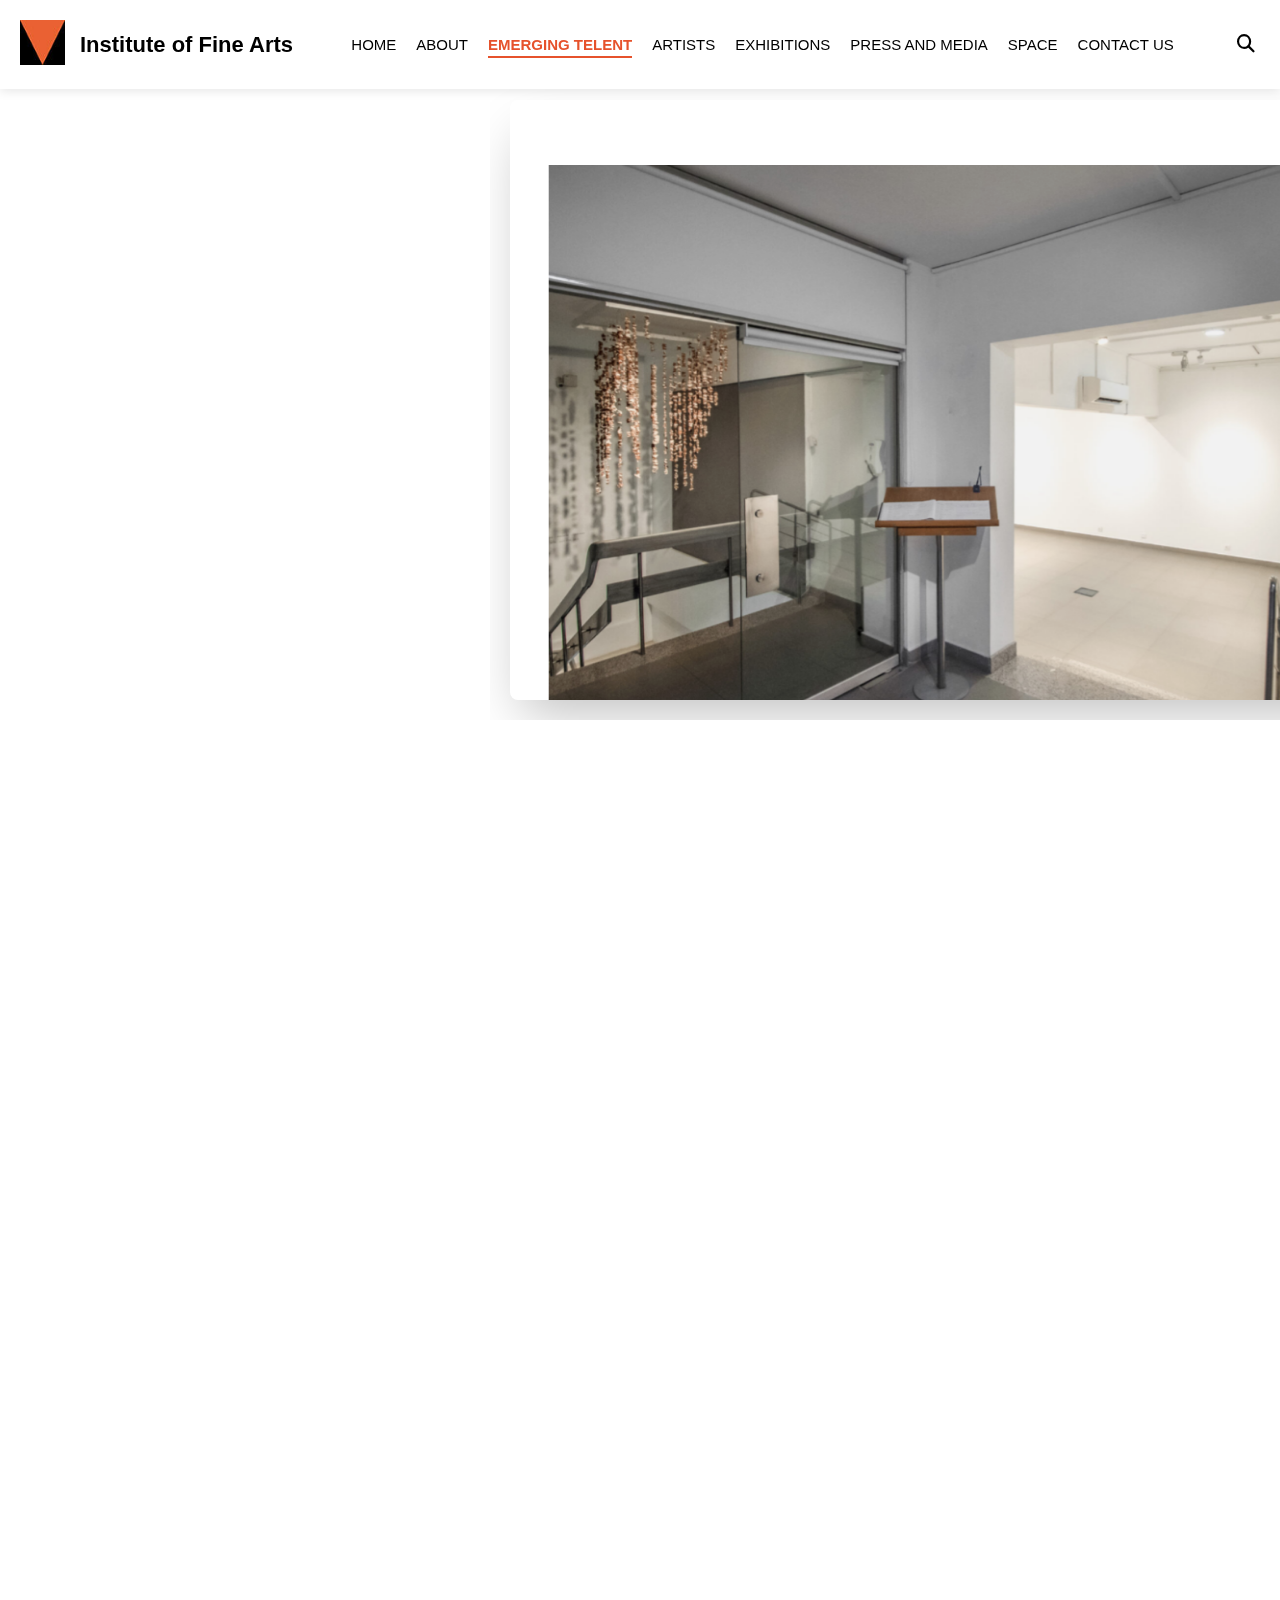
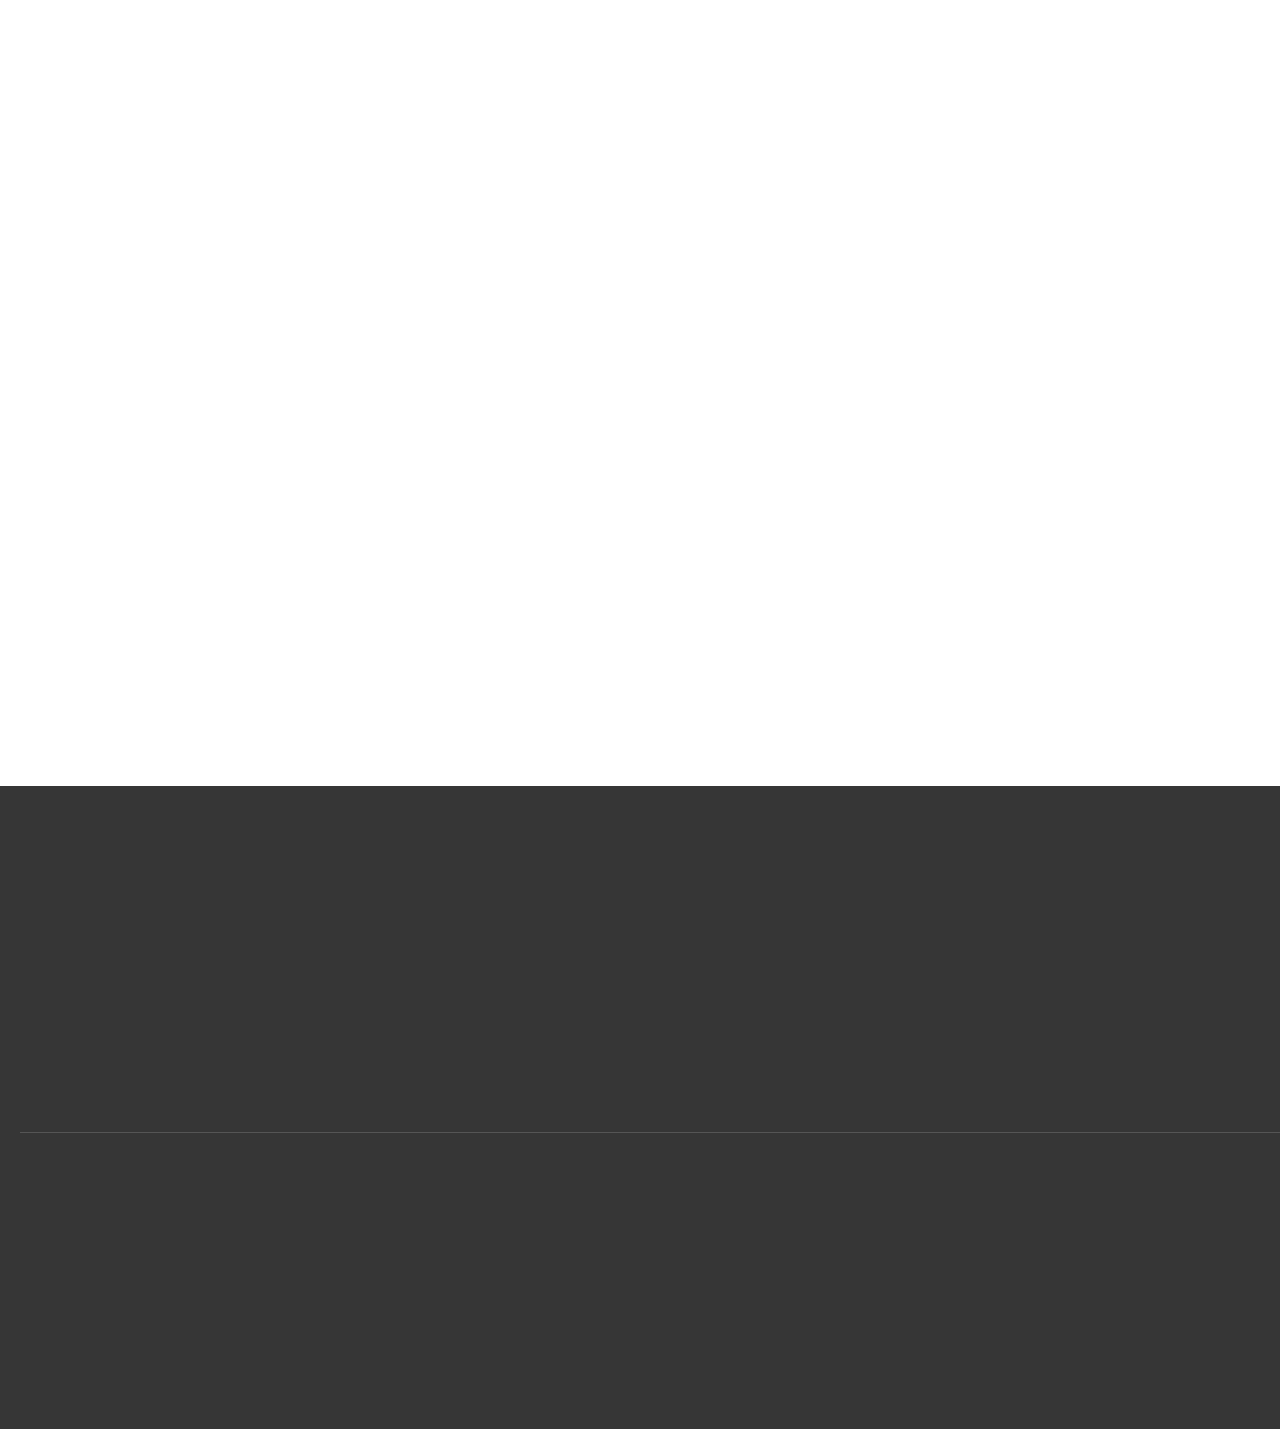
<file: emergingtelent.html>
<!DOCTYPE html>
<html lang="en">

<head>
    <meta charset="UTF-8">
    <meta name="viewport" content="width=device-width, initial-scale=1.0">
    <title>Institute of Fine Arts</title>
    <link rel="shortcut icon" type="image" href="images/logo-updated-re.jpg">
    <link rel="stylesheet" href="https://cdnjs.cloudflare.com/ajax/libs/font-awesome/6.7.2/css/all.min.css"
        integrity="sha512-Evv84Mr4kqVGRNSgIGL/F/aIDqQb7xQ2vcrdIwxfjThSH8CSR7PBEakCr51Ck+w+/U6swU2Im1vVX0SVk9ABhg=="
        crossorigin="anonymous" referrerpolicy="no-referrer" />
    <link rel="stylesheet" href="style.css">
</head>

<body>
    <nav class="navbar">
        <div class="container">
            <div class="logo-container">
                <div class="logo-bar">
                    <img src="images/logo-updated-re.jpg" alt="Logo">
                </div>
                <h1 class="logo-text">Institute of Fine Arts</h1>
            </div>
            <ul class="nav-links">
                <li><a href="index.html">HOME</a></li>
                <li><a href="about.html">ABOUT</a></li>
                <li><a href="emergingtelent.html" class="active">EMERGING TELENT</a></li>
                <li><a href="artist.html">ARTISTS</a></li>
                <li><a href="exhibition.html">EXHIBITIONS</a></li>
                <li><a href="pressandmedia.html">PRESS AND MEDIA</a></li>
                <li><a href="space.html">SPACE</a></li>
                <li><a href="contactus.html">CONTACT US</a></li>
            </ul>
            <button class="search-icon">
                <i class="fas fa-search"></i>
            </button>
            <button class="hamburger" aria-label="Toggle navigation">
                <span class="bar"></span>
                <span class="bar"></span>
                <span class="bar"></span>
            </button>
        </div>
    </nav>

    <!-- emerging telent -->
    <!--   -->
    <main>
        <div class="space-section">
            <div class="space-text-content">
                <div class="vertical-line"></div>
                <div class="title-with-line">
                        <a href="emergingtelent.html">
                        <h2 class="emerging-title">Emerging Talent</h2>
                    </a>
                </div>
                <p class="space-description">
                    Developed in 2003, IOFA Emerging Talent was the ﬁrst exhibition showcasing the
                    creativity of fresh graduates from various institutions across the country under one roof.
                </p>
            </div>
            <div class="space-image-container">
                <div class="space-slider">
                    <img id="space-slider-image" src="images/space1.png" alt="Gallery Space" class="space-image">
                </div>
                <div class="space-slider-controls">
                    <button class="space-slider-arrow prev-arrow">&#10094;</button>
                    <button class="space-slider-arrow next-arrow">&#10095;</button>
                </div>
            </div>
        </div>
    </main>

    <!-- emerging telent ends -->

    <!-- text -->

    <div class="columncontainer">
        <div class="column">
            <div class="text-block">
                <p>One of IOFA Gallery's major activities features emerging talent, operating as a springboard for
                    young artists to launch their careers. Developed in 2003, IOFA Emerging Talent was the first
                    exhibition showcasing the creativity of fresh graduates from various institutions across the country
                    under one roof.</p>
            </div>
            <div class="text-block">
                <p>The exhibition serves multiple purposes; it highlights different bodies of artwork, creates
                    conversation between the different forms of pedagogy practiced in each institution, and also
                    catapults emerging artists into the professional world of gallery exhibitions. Additionally, the
                    exhibition provides an opportunity for gallerists, collectors, and other artists to witness the
                    evolution of contemporary art making practices in Pakistan.</p>
            </div>
            <div class="text-block">
                <p>IOFA Emerging Talent is a highlight of the gallery's calendar year, embodying our intention of
                    supporting education while introducing the most exciting new waves of artmaking to visitors.</p>
            </div>
        </div>
        <div class="column">
            <div class="text-block">
                <p>IOFA Emerging Talent is a highlight of the gallery's calendar year, embodying our intention of
                    supporting education while introducing the most exciting new waves of artmaking to visitors.</p>
            </div>
            <div class="text-block">
                <p>IOFA Emerging Talent is a collaboration with the Fine Arts Departments and Faculty from art
                    institutions nationally. As a result, a large and diverse body of work across all kinds of media
                    (painting, sculpture, ceramics, digital and installation art) is showcased to a local audience, who
                    would otherwise have to travel to different cities to see the thesis show of each Institution.</p>
            </div>
            <div class="text-block">
                <p>One of IOFA Gallery's major activities features emerging talent, operating as a springboard for
                    young artists to launch their careers. Developed in 2003, IOFA Emerging Talent was the first
                    exhibition showcasing the creativity of fresh graduates from various institutions across the country
                    under one roof.</p>
            </div>
        </div>
    </div>

    <!-- text ends -->

    <!-- gallery-sections-container -->

    <div class="emerging-gallery-sections-container">
        <a href="#" class="emerging-gallery-section-card">
            <img src="images/eg1.jpg" alt="A golden statue of a human figure" class="emerging-section-image"
                id="emerging-section-image-1">
            <div class="emerging-section-overlay" id="emerging-section-overlay-1">
                <h3 class="emerging-section-title" id="emerging-section-title-1">Apply Now!</h3>
                <p class="emerging-section-description" id="emerging-section-description-1">Application open</p>
            </div>
        </a>

        <a href="exhibition.html" class="emerging-gallery-section-card">
            <img src="images/eg2.jpg" alt="An art piece on an easel in a gallery" class="emerging-section-image"
                id="emerging-section-image-2">
            <div class="emerging-section-overlay-top" id="emerging-section-overlay-2">
                <h3 class="emerging-section-title" id="emerging-section-title-2">View<br> Exhibition</h3>
                <p class="emerging-section-description" id="emerging-section-description-2">17th Emerging Telent
                    Exhibition (ET17)</p>
            </div>
        </a>

        <a href="contactus.html" class="emerging-gallery-section-card">
            <img src="images/eg3.jpg" alt="A well-lit research library with tall bookshelves"
                class="emerging-section-image" id="emerging-section-image-3">
            <div class="emerging-section-overlay" id="emerging-section-overlay-3">
                <h3 class="emerging-section-title" id="emerging-section-title-3">Enquire</h3>
                <p class="emerging-section-description" id="emerging-section-description-3">or email at
                    emergingtelentexhib@gmail.com</p>
            </div>
        </a>
    </div>

    <!-- gallery-sections-container -->

    <!-- footer -->

    <footer class="footer-section">
        <div class="footer-content-wrapper">
            <div class="mailing-list-container">
                <div class="mailing-list-text">
                    <h2>Join Our Mailing List</h2>
                    <p>Sign up to receive emails featuring the latest news and events.</p>
                </div>
                <form class="email-signup-form">
                    <div class="email-signup">
                        <input type="email" placeholder="Your Email Address" required>
                        <button type="submit">SEND</button>
                    </div>
                </form>
            </div>

            <div class="gallery-and-social">
                <div class="gallery-images">
                    <img src="images/footer1.png" alt="Art Piece 1" class="gallery-image">
                    <img src="images/footer2.png" alt="Art Piece 2" class="gallery-image">
                    <img src="images/footer3.png" alt="Art Piece 3" class="gallery-image">
                    <img src="images/footer4.png" alt="Art Piece 4" class="gallery-image">
                    <img src="images/footer5.png" alt="Art Piece 4" class="gallery-image">
                </div>
                <div class="social-icons">
                    <a href="#" class="social-icon"><i class="fab fa-instagram"></i></a>
                    <a href="#" class="social-icon"><i class="far fa-envelope"></i></a>
                    <a href="#" class="social-icon"><i class="fab fa-facebook-f"></i></a>
                </div>
            </div>

            <div class="contact-info-section">
                <div class="contact-item">
                    <h3>Institute of Fine Arts</h3>
                    <p>Rangoonwala Community Centre,</p>
                    <p>Dhoraji Colony, Karachi-74800</p>
                </div>
                <div class="contact-item">
                    <p>Muhammad Zohair</p>
                    <p>+ (92) 0334-3574436</p>
                    <p>Umair Rehan</p>
                    <p>+ (92) 0331-3396429</p>
                </div>
                <div class="contact-item">
                    <p>11am - 7pm</p>
                    <p>Monday to Saturday</p>
                </div>
            </div>

            <div class="footer-bottom">
                <hr>
                <div class="footer-links-copyright">
                    <a href="#">PRIVACY POLICY</a>
                    <span>© 2025 Institute of Fine Arts - SITE BY: BD</span>
                </div>
            </div>
        </div>
    </footer>

    <!-- footer ends -->

</body>

</html>

<script src="script.js"></script>
</file>
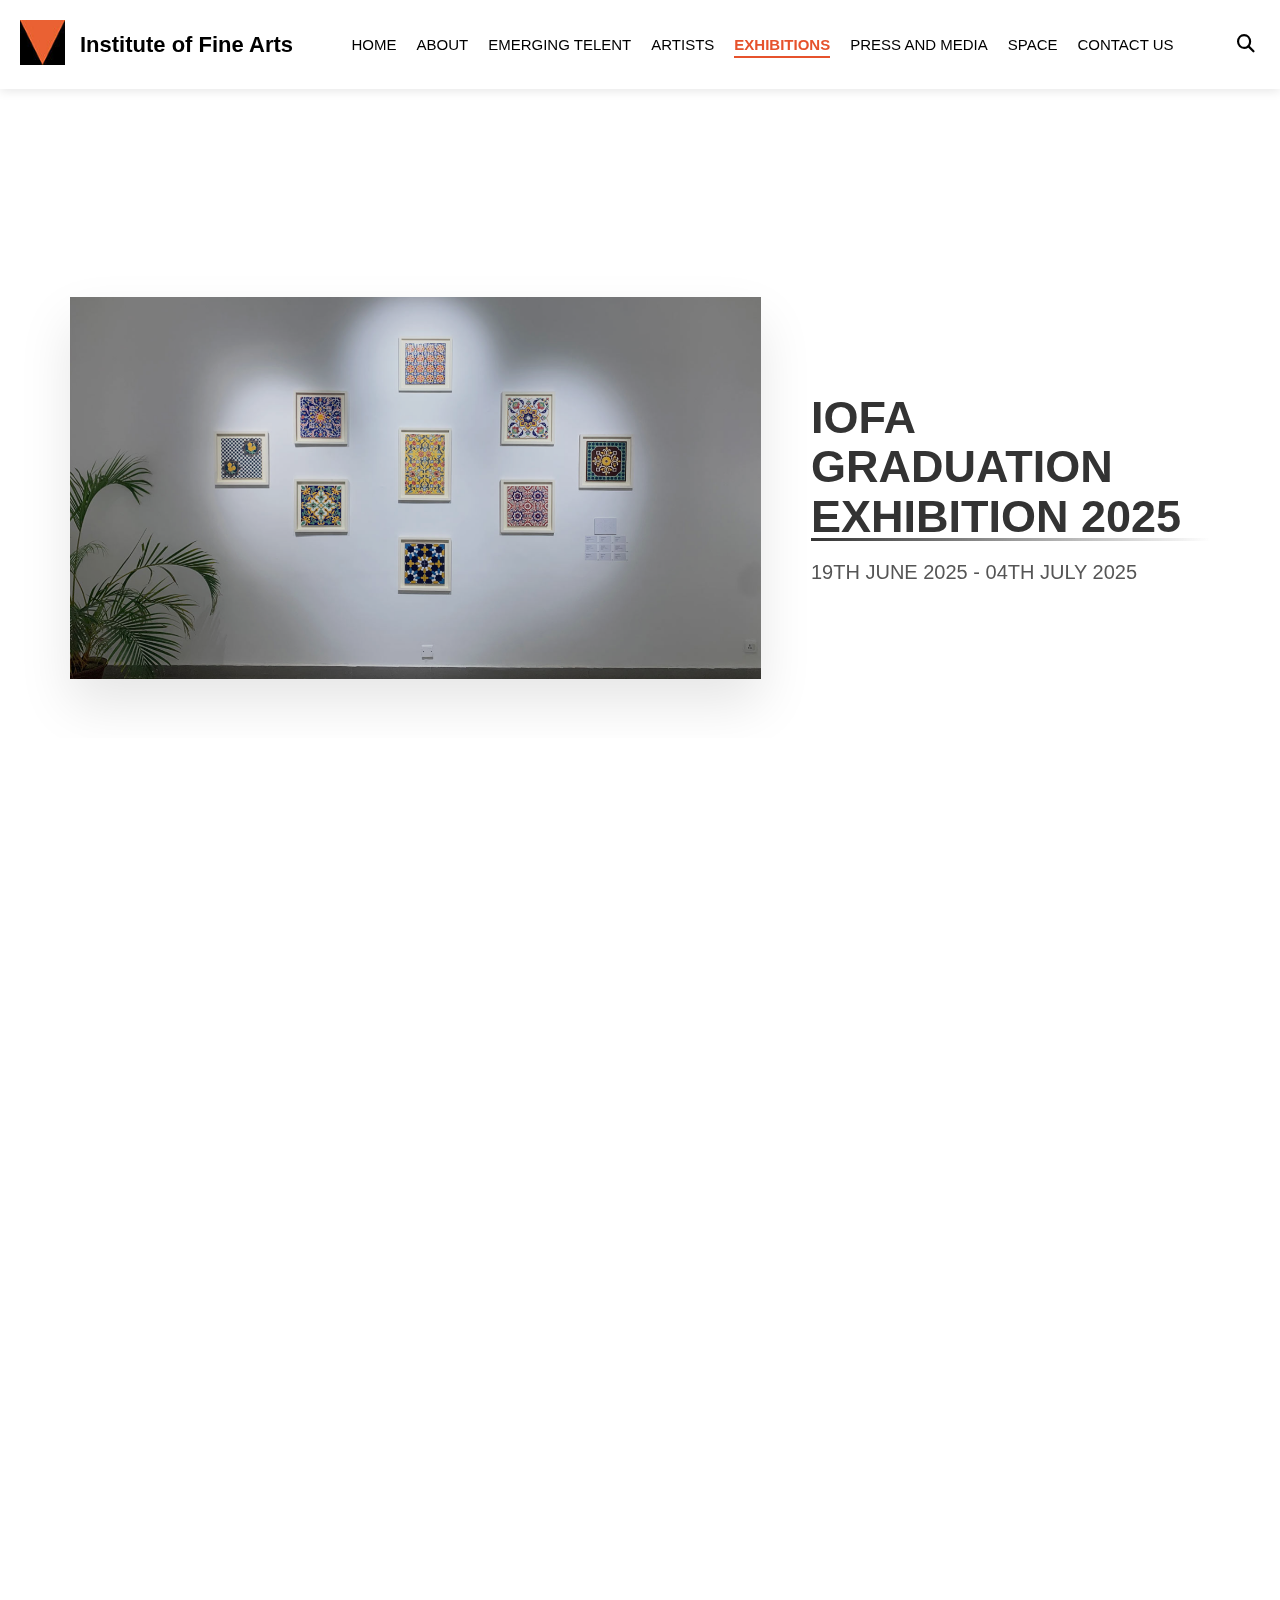
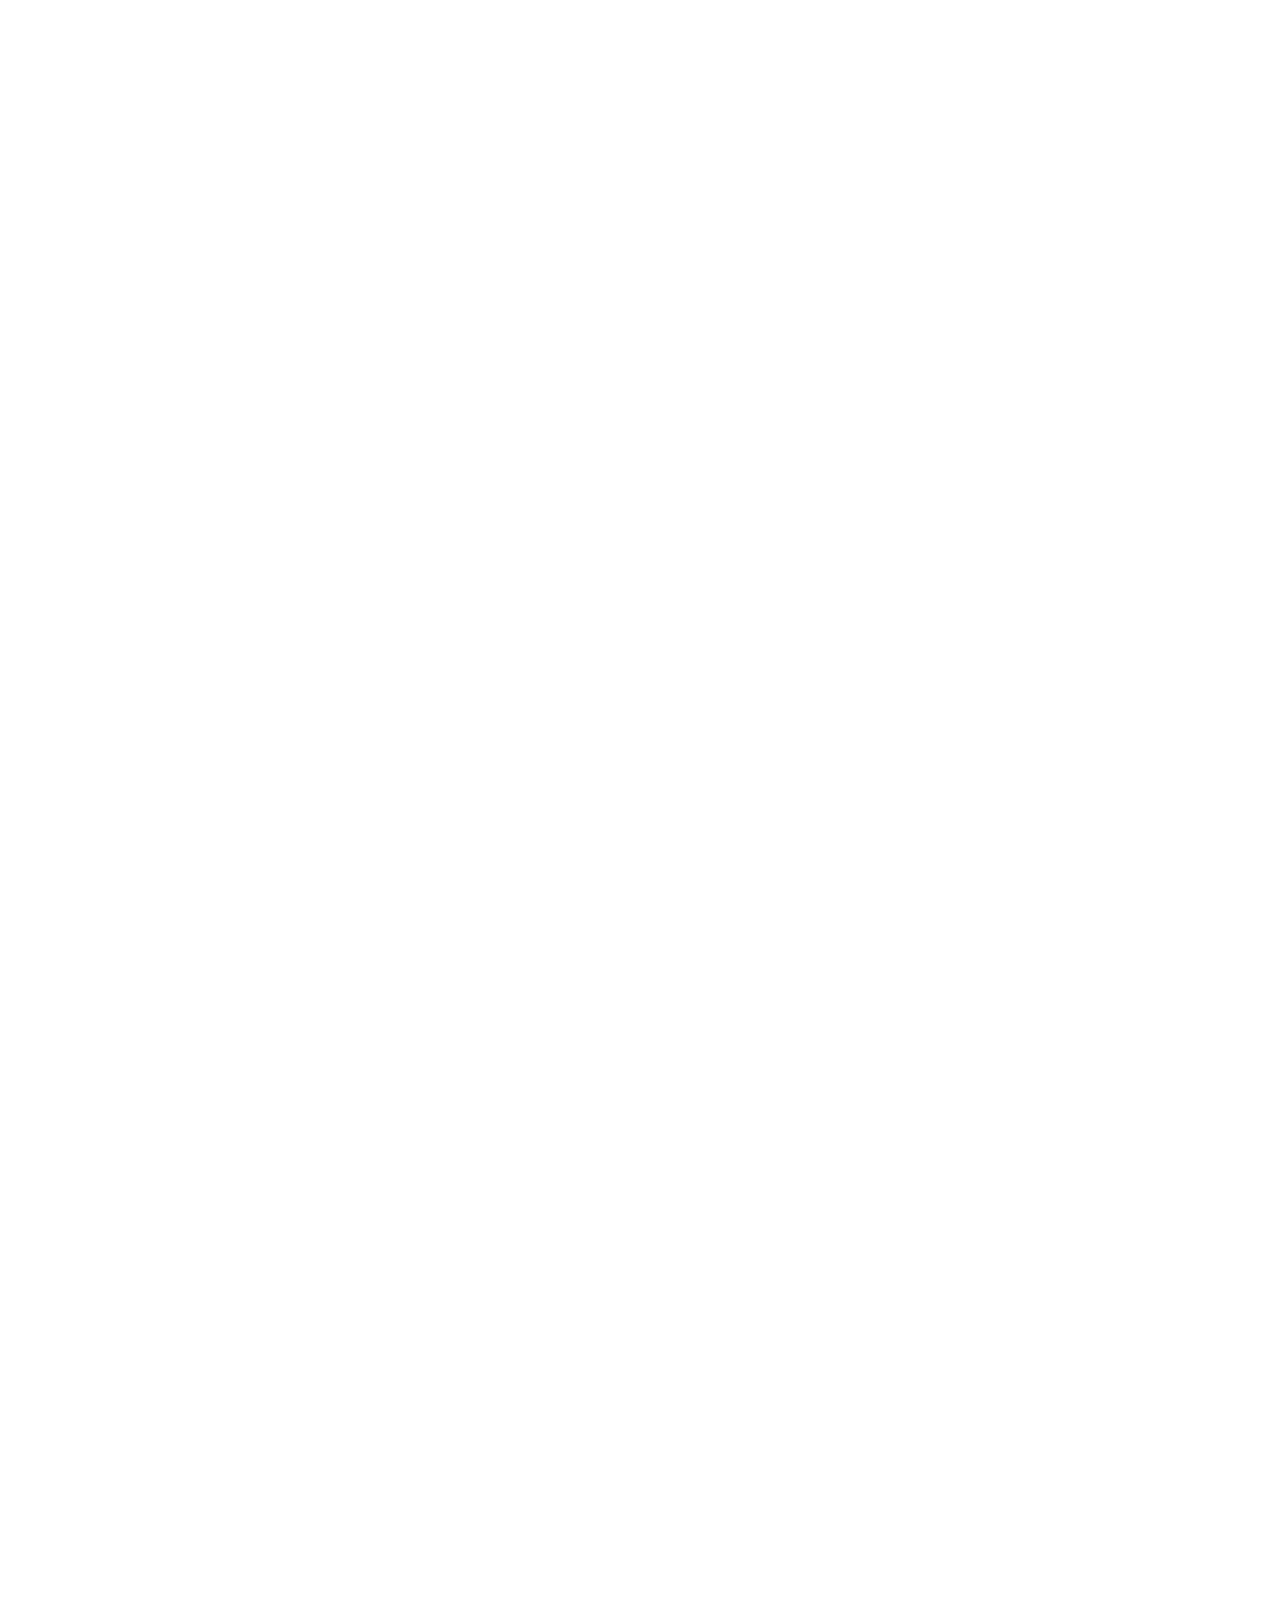
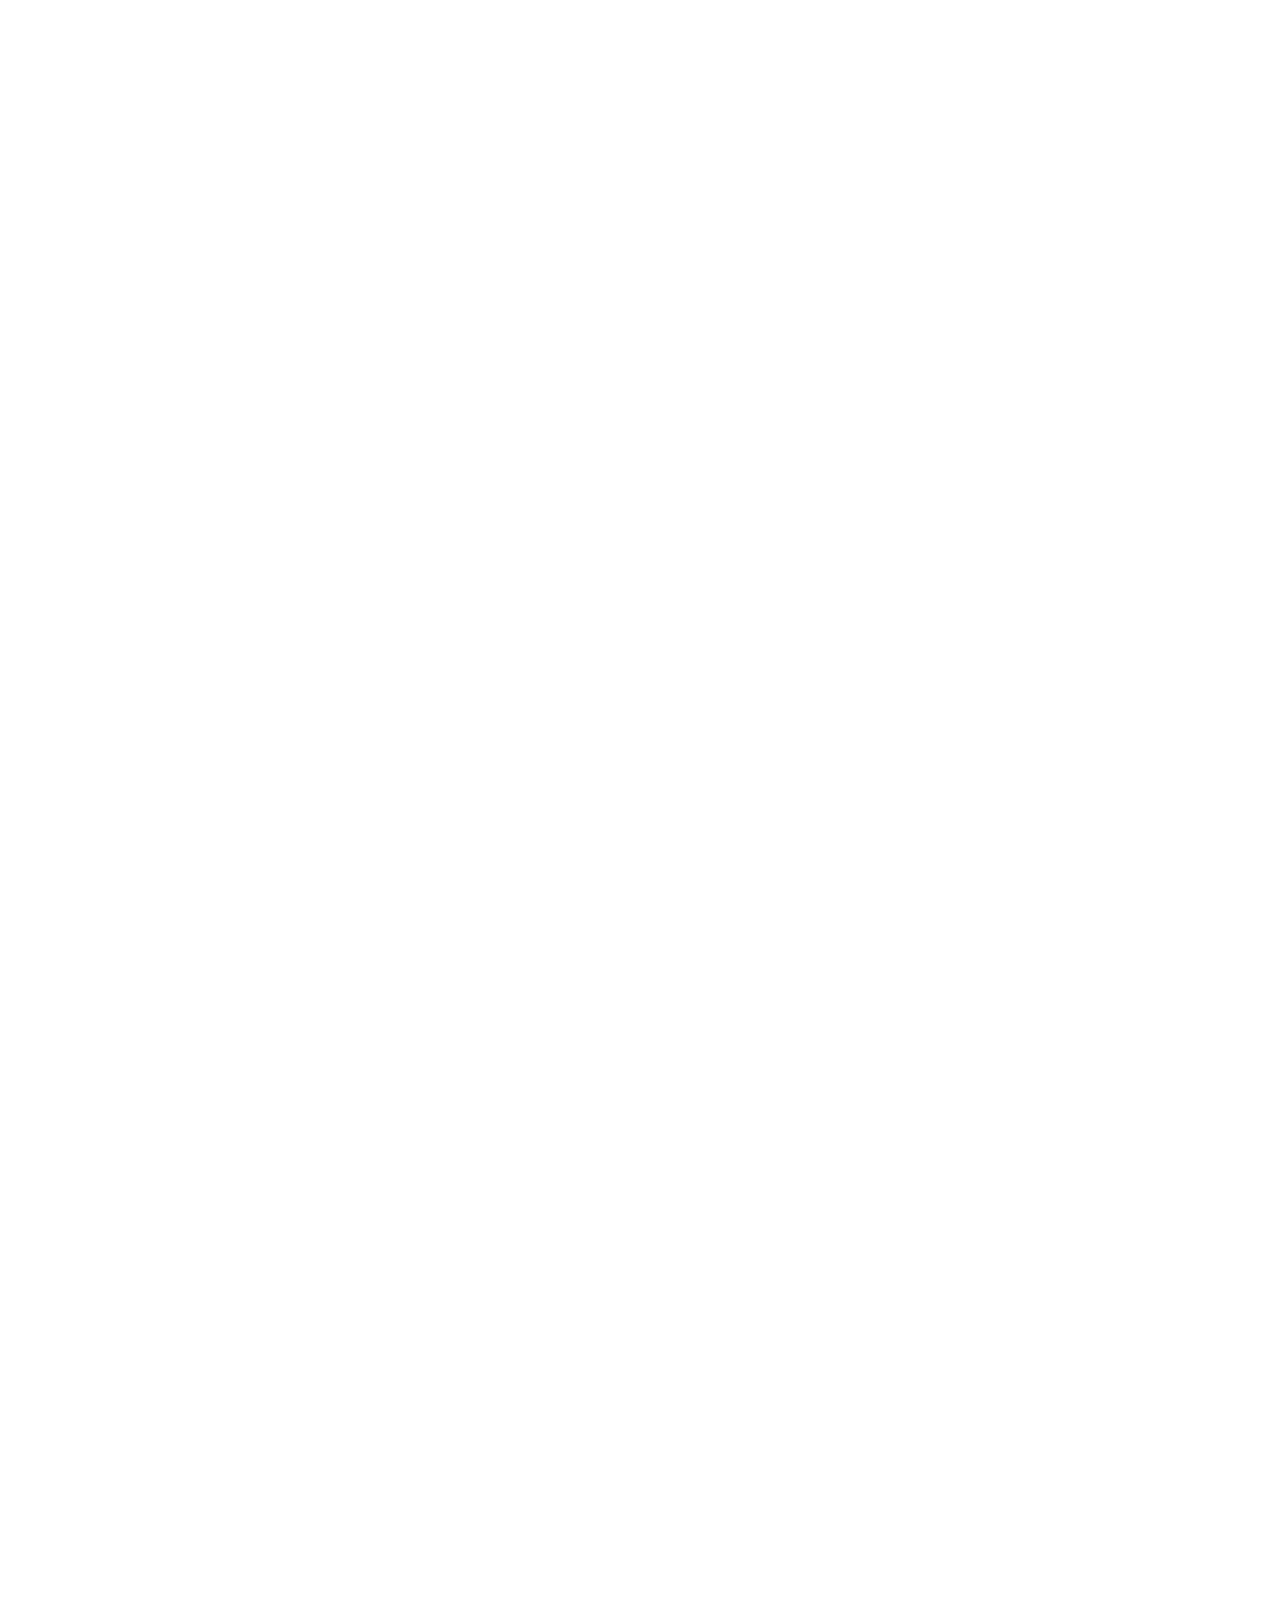
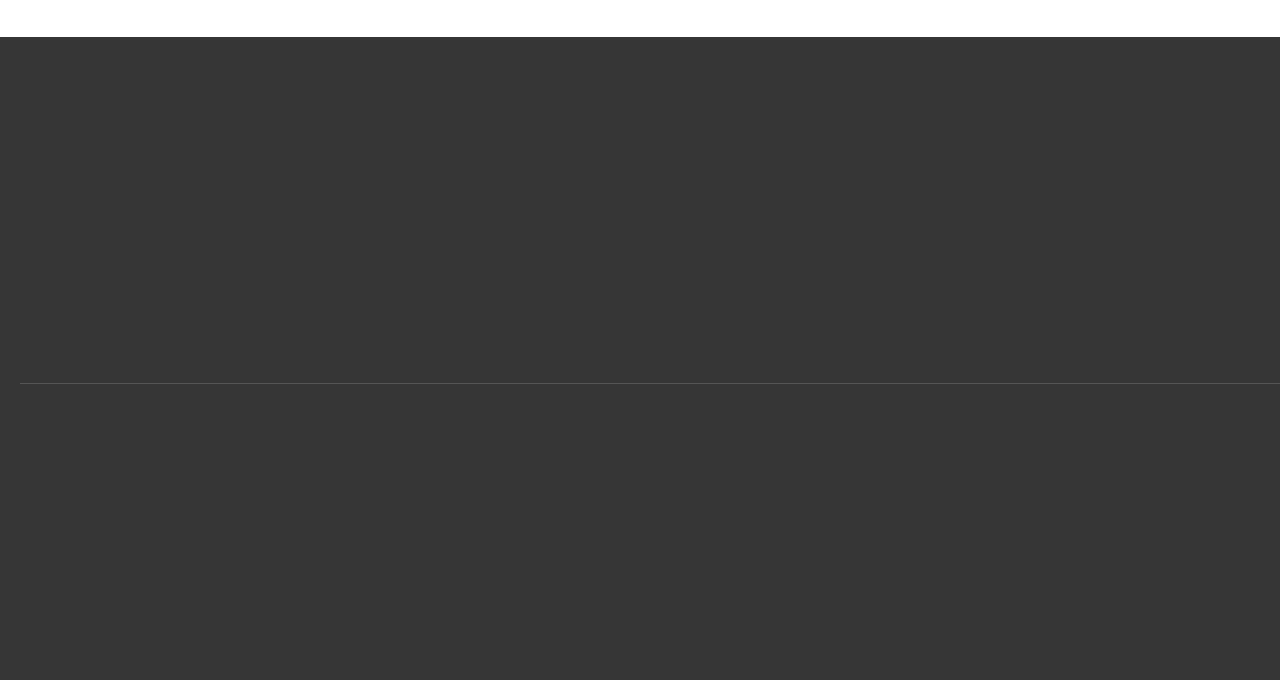
<file: exhibition.html>
<!DOCTYPE html>
<html lang="en"> 

<head>
    <meta charset="UTF-8"> 
    <meta name="viewport" content="width=device-width, initial-scale=1.0">
    <title>Institute of Fine Arts</title>
    <link rel="shortcut icon" type="image" href="images/logo-updated-re.jpg">
    <link rel="stylesheet" href="https://cdnjs.cloudflare.com/ajax/libs/font-awesome/6.7.2/css/all.min.css"
        integrity="sha512-Evv84Mr4kqVGRNSgIGL/F/aIDqQb7xQ2vcrdIwxfjThSH8CSR7PBEakCr51Ck+w+/U6swU2Im1vVX0SVk9ABhg=="
        crossorigin="anonymous" referrerpolicy="no-referrer" />
    <link rel="stylesheet" href="style.css">
</head>

<body> 
    <nav class="navbar">
        <div class="container">
            <div class="logo-container">
                <div class="logo-bar">
                    <img src="images/logo-updated-re.jpg" alt="Logo">
                </div>
                <h1 class="logo-text">Institute of Fine Arts</h1>
            </div> 
            <ul class="nav-links">
                <li><a href="index.html">HOME</a></li>
                <li><a href="about.html">ABOUT</a></li>
                <li><a href="emergingtelent.html">EMERGING TELENT</a></li>
                <li><a href="artist.html">ARTISTS</a></li>
                <li><a href="exhibition.html" class="active">EXHIBITIONS</a></li>
                <li><a href="pressandmedia.html">PRESS AND MEDIA</a></li>
                <li><a href="space.html">SPACE</a></li>
                <li><a href="contactus.html">CONTACT US</a></li>
            </ul>
            <button class="search-icon">
                <i class="fas fa-search"></i>
            </button>
            <button class="hamburger" aria-label="Toggle navigation">
                <span class="bar"></span>
                <span class="bar"></span>
                <span class="bar"></span>
            </button>
        </div>
    </nav>

    <!-- exhibition -->

    <header class="header-clone">
        <div class="header-current-text">CURRENT</div>
    </header>

    <main class="exhib-main">

        <!-- current -->

        <section class="exhib-section">
            <div class="exhib-image-container">
                <img src="images/exhibition1.png"   class="exhib-image">
            </div>
            <div class="exhib-text-content">
                <h2 class="exhib-title">IOFA GRADUATION EXHIBITION 2025</h2>
                <p class="exhib-date">19TH JUNE 2025 - 04TH JULY 2025</p>
            </div>
        </section>

        <!-- past -->

        <section class="past-exhib-header">
            <div class="horizontal-line-full"></div>
            <h1>PAST</h1>
        </section>

        <!-- 1 -->

        <section class="past-exhib-section">
            <div class="past-exhib-image-container">
                <img src="images/exhibition2.png"   class="exhib-image">
            </div>
            <div class="past-exhib-text-content">
                <h2 class="past-exhib-title">Shades Of The Familiar</h2>
                <p class="past-exhib-date">04th September 2024 - 03rd October 2024</p>
            </div>
        </section>

        <!-- 2 -->

        <section class="past-exhib-section">
            <div class="past-exhib-image-container">
                <img src="images/exhibition3.png"   class="exhib-image">
            </div>
            <div class="past-exhib-text-content">
                <h2 class="past-exhib-title">Zikr Volume IV</h2>
                <p class="past-exhib-date">18th March 2025 - 12th April 2025</p>
            </div>
        </section>

        <!-- 3 -->

        <section class="past-exhib-section">
            <div class="past-exhib-image-container">
                <img src="images/exhibition4.png"   class="exhib-image">
            </div>
            <div class="past-exhib-text-content">
                <h2 class="past-exhib-title">20th Emerging Talent Exhibition</h2>
                <p class="past-exhib-date">11th January 2025 - 15th February 2025</p>
            </div>
        </section>

        <!-- 4 -->

        <section class="past-exhib-section">
            <div class="past-exhib-image-container">
                <img src="images/exhibition5.png"   class="exhib-image">
            </div>
            <div class="past-exhib-text-content">
                <h2 class="past-exhib-title">Seeds Of Yesterday</h2>
                <p class="past-exhib-date">18th December 2024 - 28th December 2024</p>
            </div>
        </section>

        <!-- 5 -->

        <section class="past-exhib-section">
            <div class="past-exhib-image-container">
                <img src="images/exhibition6.png"   class="exhib-image">
            </div>
            <div class="past-exhib-text-content">
                <h2 class="past-exhib-title">A Winter’s Tale</h2>
                <p class="past-exhib-date">14th December 2024 - 28th December 2024</p>
            </div>
        </section>

        <!-- 6 -->

        <section class="past-exhib-section">
            <div class="past-exhib-image-container">
                <img src="images/exhibition7.png"   class="exhib-image">
            </div>
            <div class="past-exhib-text-content">
                <h2 class="past-exhib-title">Figures of Expression</h2>
                <p class="past-exhib-date">09th November 2024 - 30th November 2024</p>
            </div>
        </section>

        <!-- 7 -->

        <section class="past-exhib-section">
            <div class="past-exhib-image-container">
                <img src="images/exhibition8.png"   class="exhib-image">
            </div>
            <div class="past-exhib-text-content">
                <h2 class="past-exhib-title">Rangon ki Lehr Volume II</h2>
                <p class="past-exhib-date">27th April 2024 - 04th May 2024</p>
            </div>
        </section>


    </main>

    <!-- exhibition ends -->

   <!-- footer -->

    <footer class="footer-section">
        <div class="footer-content-wrapper">
            <div class="mailing-list-container">
                <div class="mailing-list-text">
                    <h2>Join Our Mailing List</h2>
                    <p>Sign up to receive emails featuring the latest news and events.</p>
                </div>
                <form class="email-signup-form">
                    <div class="email-signup">
                        <input type="email" placeholder="Your Email Address" required>
                        <button type="submit">SEND</button>
                    </div>
                </form>
            </div>

            <div class="gallery-and-social">
                <div class="gallery-images">
                    <img src="images/footer1.png" alt="Art Piece 1" class="gallery-image">
                    <img src="images/footer2.png" alt="Art Piece 2" class="gallery-image">
                    <img src="images/footer3.png" alt="Art Piece 3" class="gallery-image">
                    <img src="images/footer4.png" alt="Art Piece 4" class="gallery-image">
                    <img src="images/footer5.png" alt="Art Piece 4" class="gallery-image">
                </div>
                <div class="social-icons">
                    <a href="#" class="social-icon"><i class="fab fa-instagram"></i></a>
                    <a href="#" class="social-icon"><i class="far fa-envelope"></i></a>
                    <a href="#" class="social-icon"><i class="fab fa-facebook-f"></i></a>
                </div>
            </div>

            <div class="contact-info-section">
                <div class="contact-item">
                    <h3>Institute of Fine Arts</h3>
                    <p>Rangoonwala Community Centre,</p>
                    <p>Dhoraji Colony, Karachi-74800</p>
                </div>
                <div class="contact-item">
                    <p>Muhammad Zohair</p> 
                    <p>+ (92) 0334-3574436</p>
                    <p>Umair Rehan</p>
                    <p>+ (92) 0331-3396429</p>
                </div>
                <div class="contact-item">
                    <p>11am - 7pm</p>
                    <p>Monday to Saturday</p>
                </div>
            </div>

            <div class="footer-bottom">
                <hr>
                <div class="footer-links-copyright">
                    <a href="#">PRIVACY POLICY</a>
                    <span>© 2025 Institute of Fine Arts - SITE BY: BD</span>
                </div>
            </div>
        </div>
    </footer>

    <!-- footer ends -->

</body>

</html>

<script src="script.js"></script>
</file>
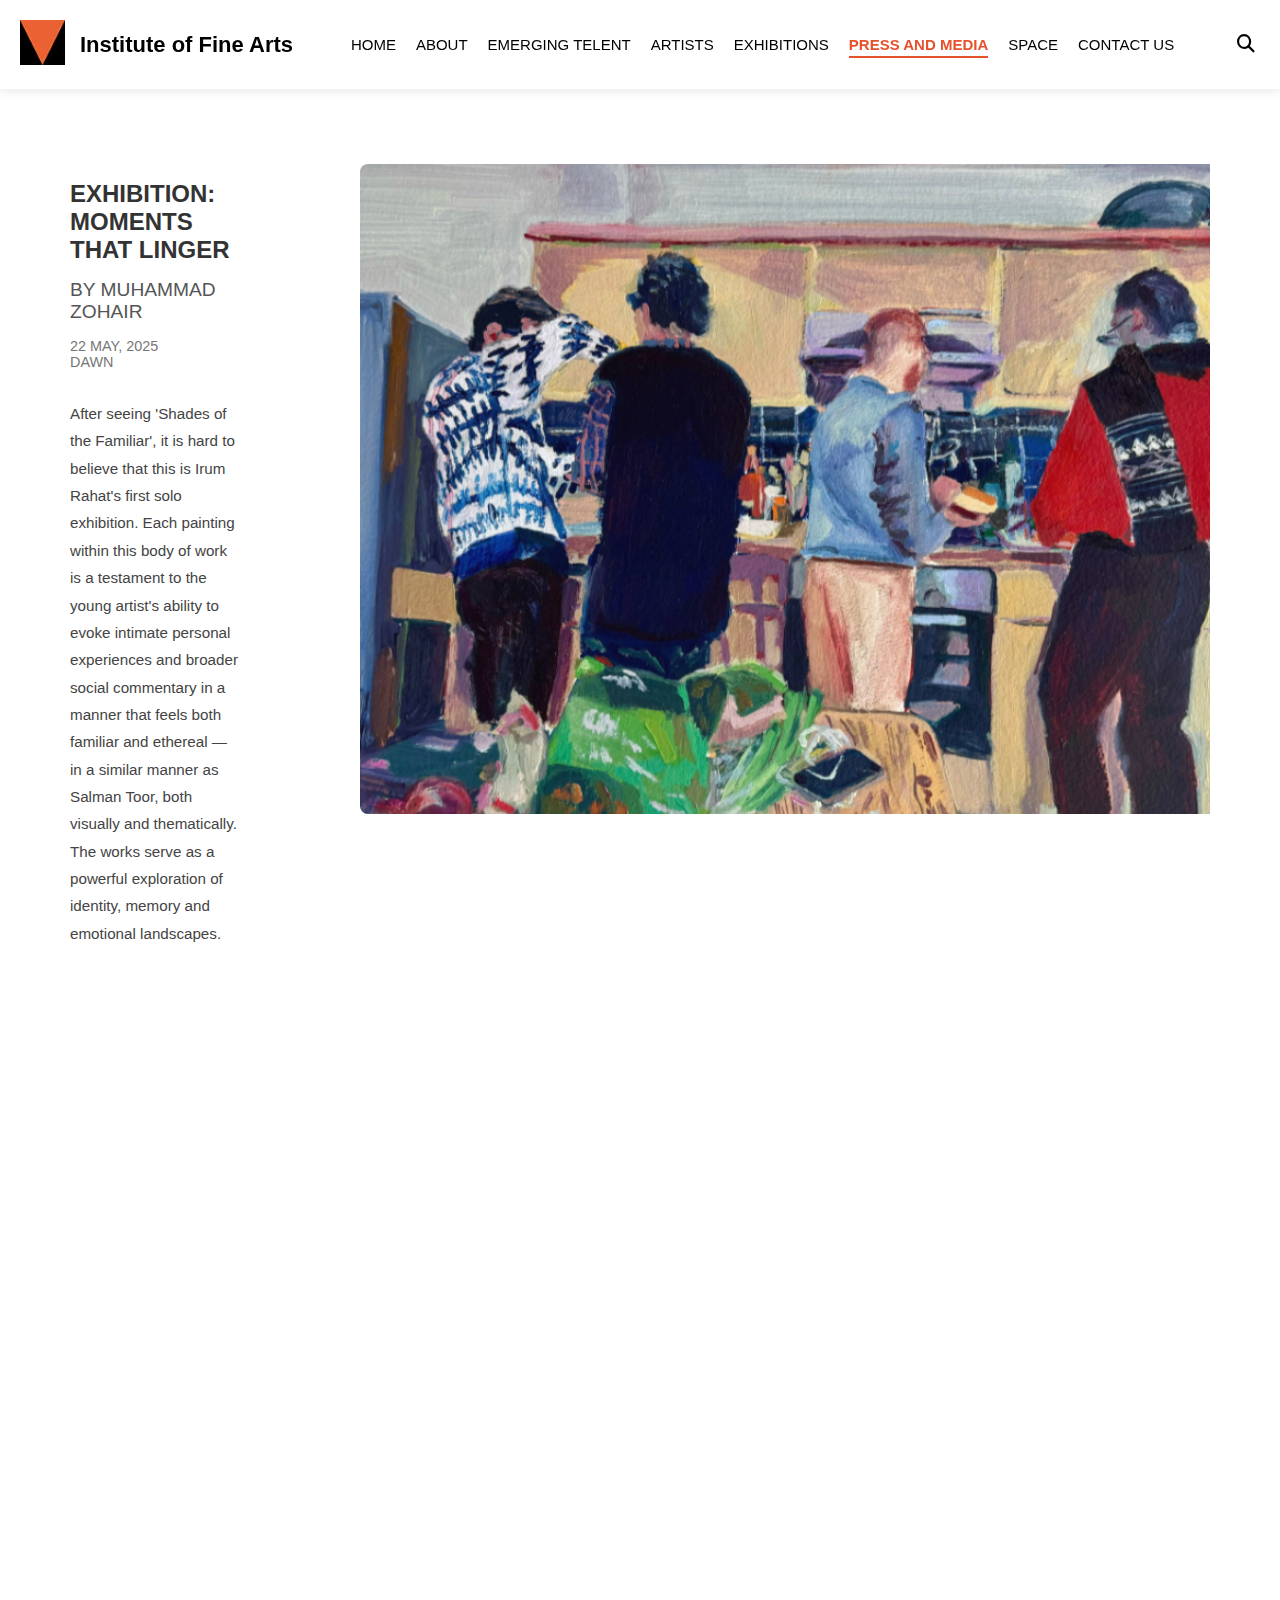
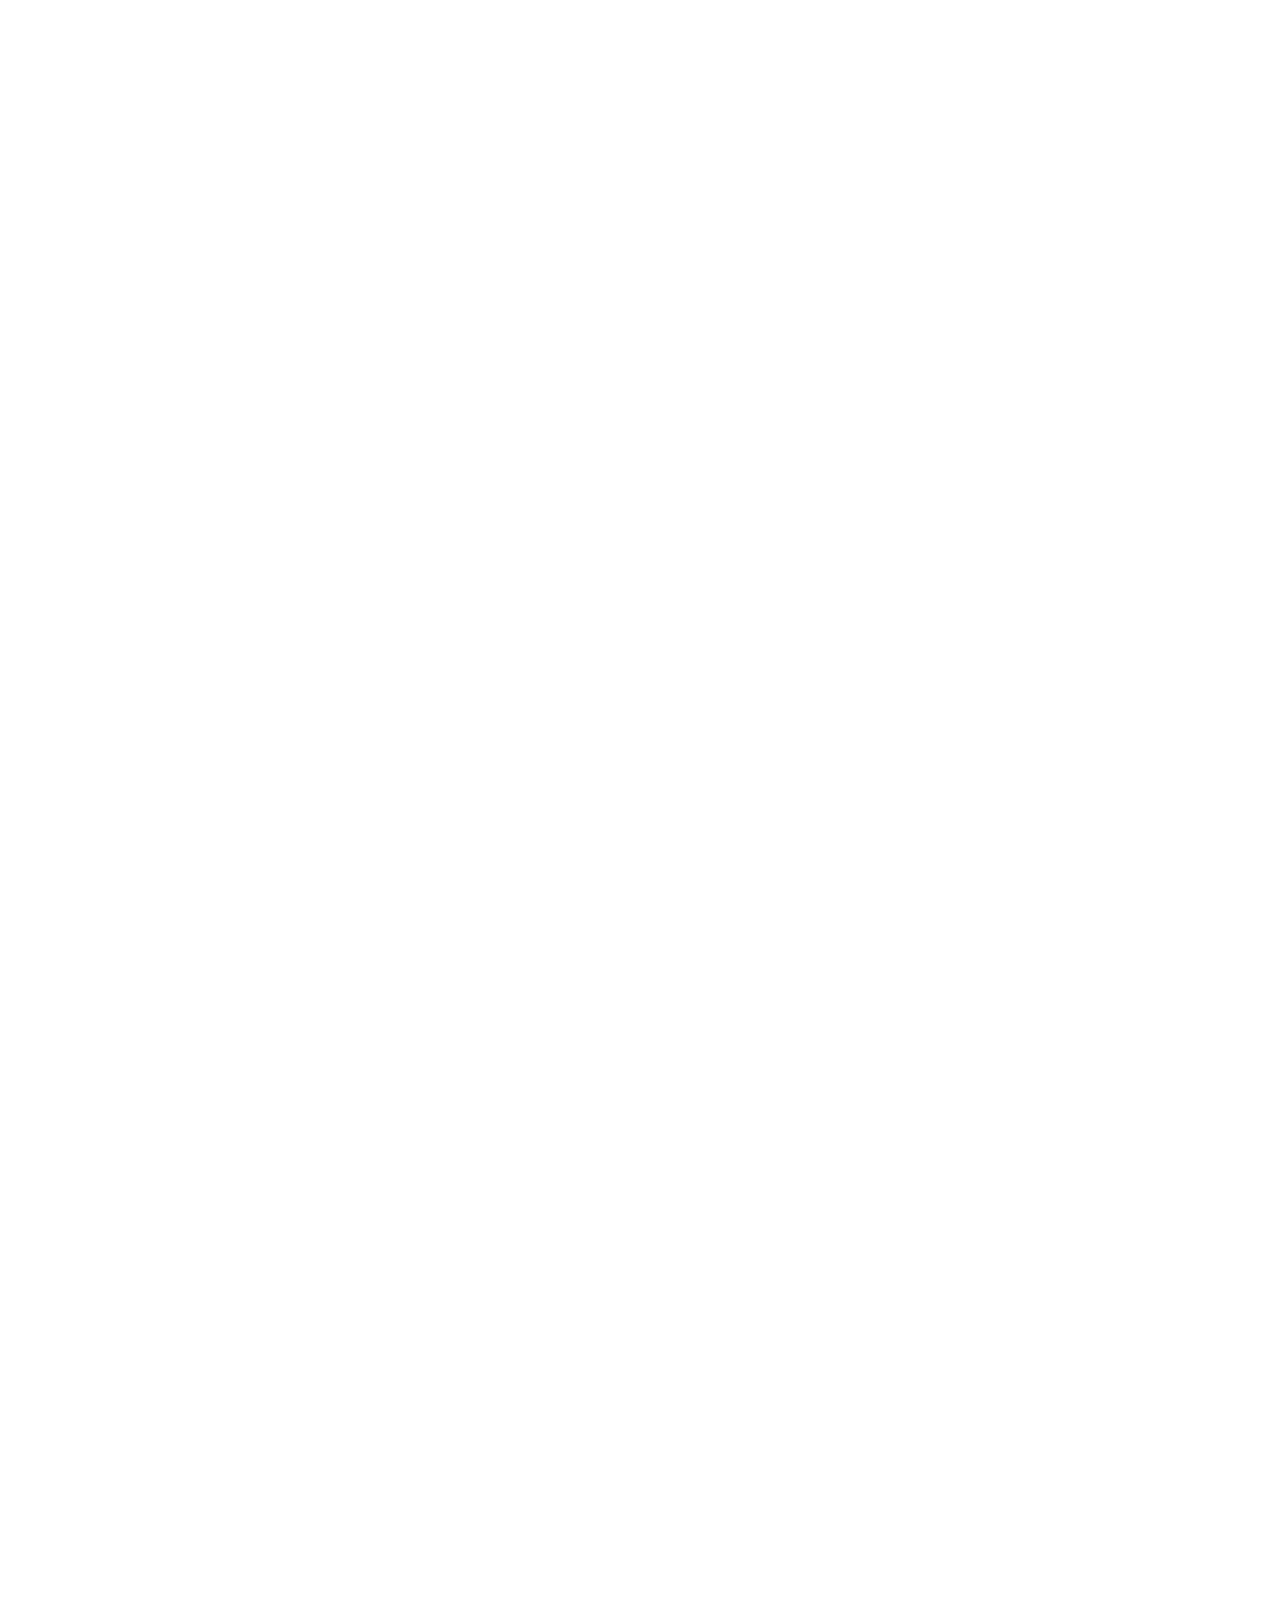
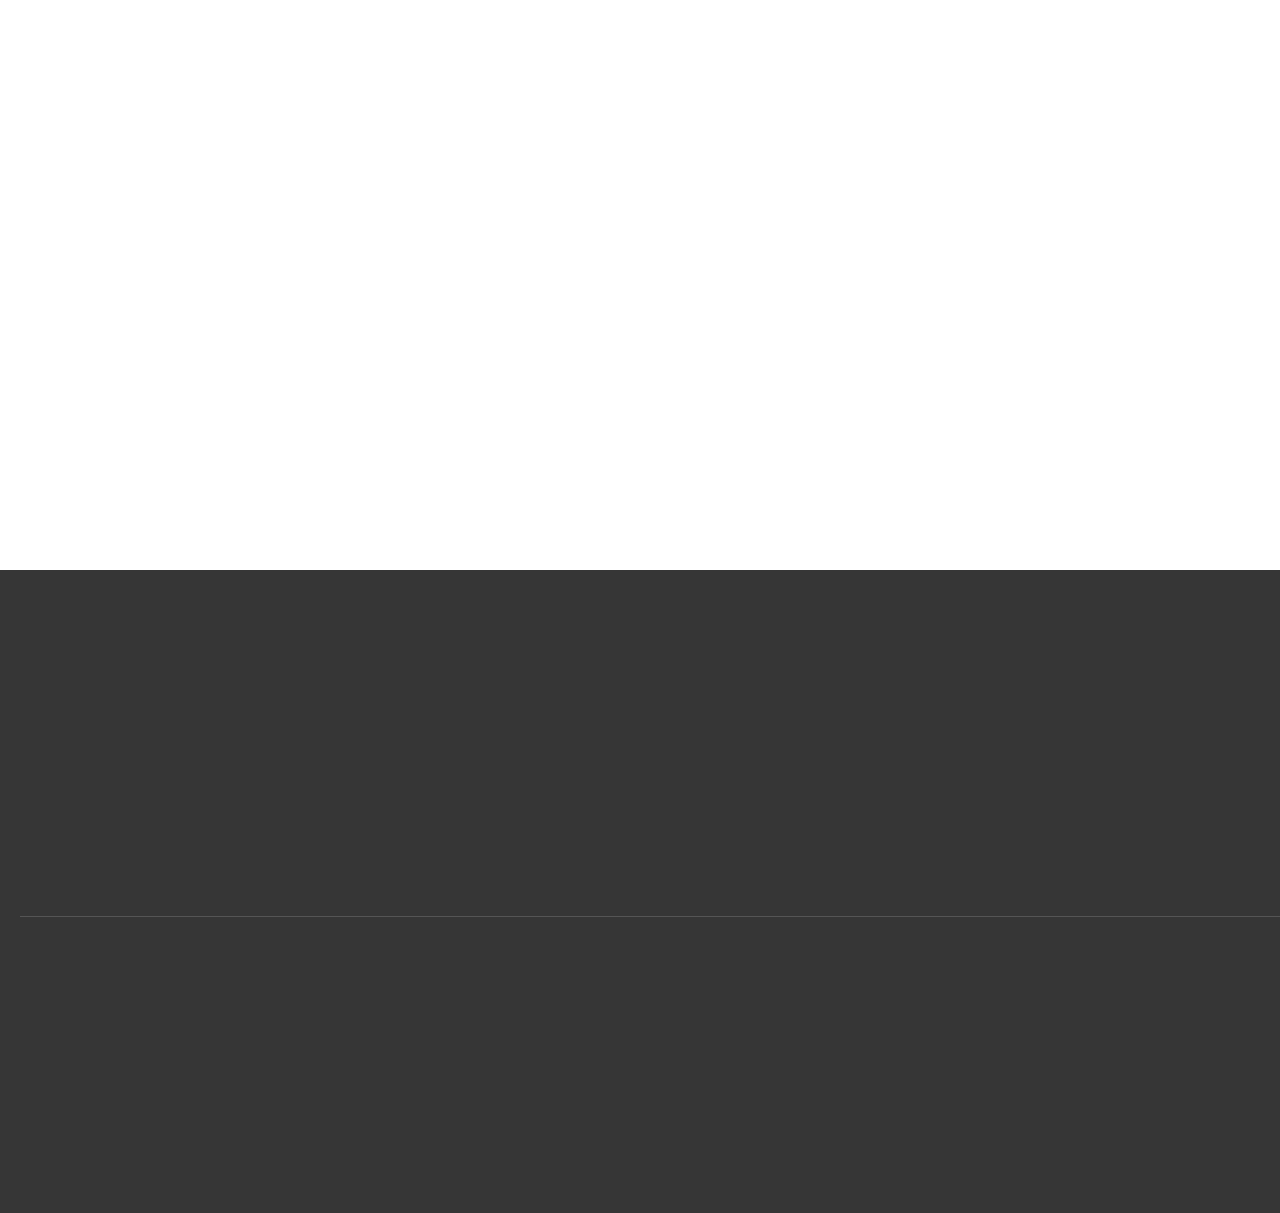
<file: pressandmedia.html>
<!DOCTYPE html>
<html lang="en">
 
<head>
    <meta charset="UTF-8">
    <meta name="viewport" content="width=device-width, initial-scale=1.0">
    <title>Institute of Fine Arts</title>
    <link rel="shortcut icon" type="image" href="images/logo-updated-re.jpg">
    <link rel="stylesheet" href="https://cdnjs.cloudflare.com/ajax/libs/font-awesome/6.7.2/css/all.min.css"
        integrity="sha512-Evv84Mr4kqVGRNSgIGL/F/aIDqQb7xQ2vcrdIwxfjThSH8CSR7PBEakCr51Ck+w+/U6swU2Im1vVX0SVk9ABhg=="
        crossorigin="anonymous" referrerpolicy="no-referrer" />
    <link rel="stylesheet" href="style.css">
</head>

<body>
    <nav class="navbar">
        <div class="container">
            <div class="logo-container">
                <div class="logo-bar">
                    <img src="images/logo-updated-re.jpg" alt="Logo">
                </div>
                <h1 class="logo-text">Institute of Fine Arts</h1>
            </div>
            <ul class="nav-links">
                <li><a href="index.html">HOME</a></li>
                <li><a href="about.html">ABOUT</a></li>
                <li><a href="emergingtelent.html">EMERGING TELENT</a></li>
                <li><a href="artist.html">ARTISTS</a></li>
                <li><a href="exhibition.html">EXHIBITIONS</a></li>
                <li><a href="pressandmedia.html" class="active">PRESS AND MEDIA</a></li>
                <li><a href="space.html">SPACE</a></li>
                <li><a href="contactus.html">CONTACT US</a></li>
            </ul>
            <button class="search-icon">
                <i class="fas fa-search"></i>
            </button>
            <button class="hamburger" aria-label="Toggle navigation">
                <span class="bar"></span>
                <span class="bar"></span>
                <span class="bar"></span>
            </button>
        </div>
    </nav>

    <!-- press and media -->

    <div class="press-container">
        <div class="press-left-panel">
            <div class="press-vertical-line"></div>
            <div class="press-exhibition-title">EXHIBITION: MOMENTS THAT LINGER</div>
            <div class="press-artist-name">BY MUHAMMAD ZOHAIR</div>
            <div class="press-date-source">22 MAY, 2025<br>DAWN</div>
            <div class="press-description">
                After seeing 'Shades of the Familiar', it is hard to believe
                that this is Irum Rahat's first solo exhibition. Each painting
                within this body of work is a testament to the young
                artist's ability to evoke intimate personal experiences and
                broader social commentary in a manner that feels both
                familiar and ethereal — in a similar manner as Salman
                Toor, both visually and thematically. The works serve as a
                powerful exploration of identity, memory and emotional
                landscapes.
            </div>
        </div>
        <div class="press-right-panel">
            <img src="images/exhibition2.png" alt="Exhibition Artwork">
        </div>
    </div>

    <!-- press and media  ends -->

    <!-- press and media gallery  -->

    <div class="press-gallery-container">
        <div class="press-gallery-item press-gallery-item-2x2">
            <img src="images/pr1.png" alt="Featured Art">
            <div class="press-gallery-item-overlay">
                <h3>Moments That Linger</h3>
                <p class="press-gallery-artist">By Muhammad Zohair</p>
                <div class="press-gallery-meta">29 May 2024 </div>
            </div>
        </div>

        <div class="press-gallery-item press-gallery-item-1x1">
            <img src="images/pr2.png" alt="Sculpture">
            <div class="press-gallery-item-overlay">
                <h3>Spiritual Quest</h3>
                <p class="press-gallery-artist">By Umair Rehan</p>
                <div class="press-gallery-meta">29 Apr 2024</div>
            </div>
        </div>

        <div class="press-gallery-item press-gallery-item-1x2">
            <img src="images/pr3.png" alt="Calligraphy">
            <div class="press-gallery-item-overlay">
                <h3>Divine Script</h3>
                <p class="press-gallery-artist">By Hanzala Zia</p>
                <div class="press-gallery-meta">Ink on handmade paper · 2021</div>
            </div>
        </div>

        <div class="press-gallery-item press-gallery-item-1x1">
            <img src="images/pr4.png" alt="Modern Art">
            <div class="press-gallery-item-overlay">
                <h3>Belgian photo exhibition in Karachi</h3>
                <p class="press-gallery-artist">By Subhan Ansari</p>
                <div class="press-gallery-meta">20 Dec 2023</div>
            </div>
        </div>

        <div class="press-gallery-item press-gallery-item-1x1">
            <img src="images/pr5.png" alt="Modern Art">
            <div class="press-gallery-item-overlay">
                <h3>Exhibition: Nature Nurture</h3>
                <p class="press-gallery-artist">By Memona Zaidi</p>
                <div class="press-gallery-meta">19 Jun 2022</div>
            </div>
        </div>

        <div class="press-gallery-item press-gallery-item-1x1">
            <img src="images/pr6.png" alt="Modern Art">
            <div class="press-gallery-item-overlay">
                <h3>Archiving Memories</h3>
                <p class="press-gallery-artist">By Danish</p>
                <div class="press-gallery-meta">26 Oct 2023</div>
            </div>
        </div>

        <div class="press-gallery-item press-gallery-item-2x1">
            <img src="images/pr7.png" alt="Landscape">
            <div class="press-gallery-item-overlay">
                <h3>Exploring Boundaries</h3>
                <p class="press-gallery-artist">By Muhammad Zohair</p>
                <div class="press-gallery-meta">24 May 2023</div>
            </div>
        </div>

        <div class="press-gallery-item press-gallery-item-2x1">
            <img src="images/pr9.png" alt="Landscape"> 
            <div class="press-gallery-item-overlay">
                <h3>Memoirs of a Hybrid – exploring identity in a changing land</h3>
                <p class="press-gallery-artist">By SG</p>
                <div class="press-gallery-meta">06 Feb 2023</div>
            </div>
        </div>

        <div class="press-gallery-item press-gallery-item-1x2">
            <img src="images/pr8.png" alt="Calligraphy">
            <div class="press-gallery-item-overlay">
                <h3>Rangon Ki Lehr, Volume II</h3>
                <p class="press-gallery-artist">By Arts South Asia</p>
                <div class="press-gallery-meta">01 Aug 2024</div>
            </div>
        </div>

        <div class="press-gallery-item press-gallery-item-1x1">
            <img src="images/pr10.png" alt="Modern Art">
            <div class="press-gallery-item-overlay">
                <h3>Celebrating young talent</h3>
                <p class="press-gallery-artist">By Shermeen Zuberi</p>
                <div class="press-gallery-meta">17 Apr 2023</div>
            </div>
        </div>

        <div class="press-gallery-item press-gallery-item-1x1">
            <img src="images/pr11.png" alt="Modern Art">
            <div class="press-gallery-item-overlay">
                <h3>All About Zikr</h3>
                <p class="press-gallery-artist">By Salman Peerzada</p>
                <div class="press-gallery-meta">24 May 2023</div>
            </div>
        </div>
    </div>

    <!-- press and media gallery ends -->

    <!-- footer -->

    <footer class="footer-section">
        <div class="footer-content-wrapper">
            <div class="mailing-list-container">
                <div class="mailing-list-text">
                    <h2>Join Our Mailing List</h2>
                    <p>Sign up to receive emails featuring the latest news and events.</p>
                </div>
                <form class="email-signup-form">
                    <div class="email-signup">
                        <input type="email" placeholder="Your Email Address" required>
                        <button type="submit">SEND</button>
                    </div>
                </form>
            </div>

            <div class="gallery-and-social">
                <div class="gallery-images">
                    <img src="images/footer1.png" alt="Art Piece 1" class="gallery-image">
                    <img src="images/footer2.png" alt="Art Piece 2" class="gallery-image">
                    <img src="images/footer3.png" alt="Art Piece 3" class="gallery-image">
                    <img src="images/footer4.png" alt="Art Piece 4" class="gallery-image">
                    <img src="images/footer5.png" alt="Art Piece 4" class="gallery-image">
                </div>
                <div class="social-icons">
                    <a href="#" class="social-icon"><i class="fab fa-instagram"></i></a>
                    <a href="#" class="social-icon"><i class="far fa-envelope"></i></a>
                    <a href="#" class="social-icon"><i class="fab fa-facebook-f"></i></a>
                </div>
            </div>

            <div class="contact-info-section">
                <div class="contact-item">
                    <h3>Institute of Fine Arts</h3>
                    <p>Rangoonwala Community Centre,</p>
                    <p>Dhoraji Colony, Karachi-74800</p>
                </div>
                <div class="contact-item">
                    <p>Muhammad Zohair</p> 
                    <p>+ (92) 0334-3574436</p>
                    <p>Umair Rehan</p>
                    <p>+ (92) 0331-3396429</p>
                </div>
                <div class="contact-item">
                    <p>11am - 7pm</p>
                    <p>Monday to Saturday</p>
                </div>
            </div>

            <div class="footer-bottom">
                <hr>
                <div class="footer-links-copyright">
                    <a href="#">PRIVACY POLICY</a>
                    <span>© 2025 Institute of Fine Arts - SITE BY: BD</span>
                </div>
            </div>
        </div>
    </footer>

    <!-- footer ends -->

</body>

</html>

<script src="script.js"></script>
</file>
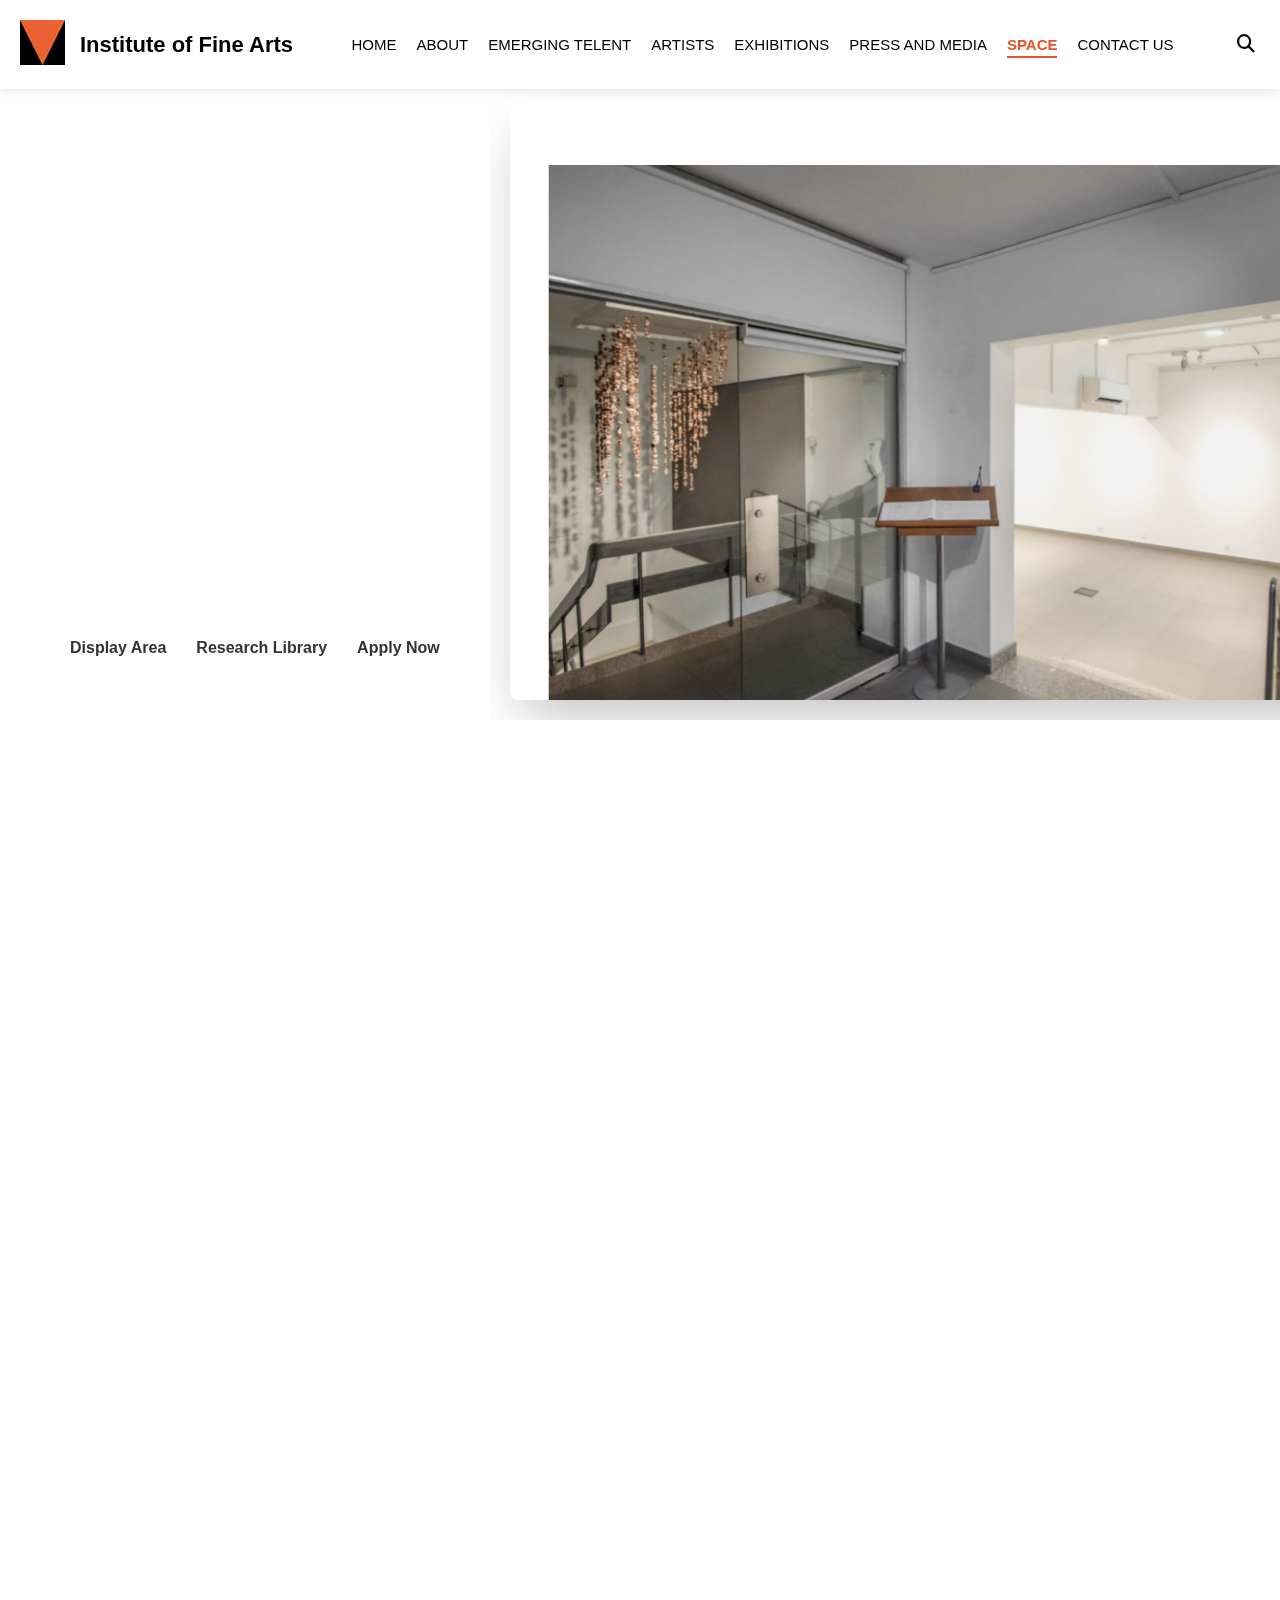
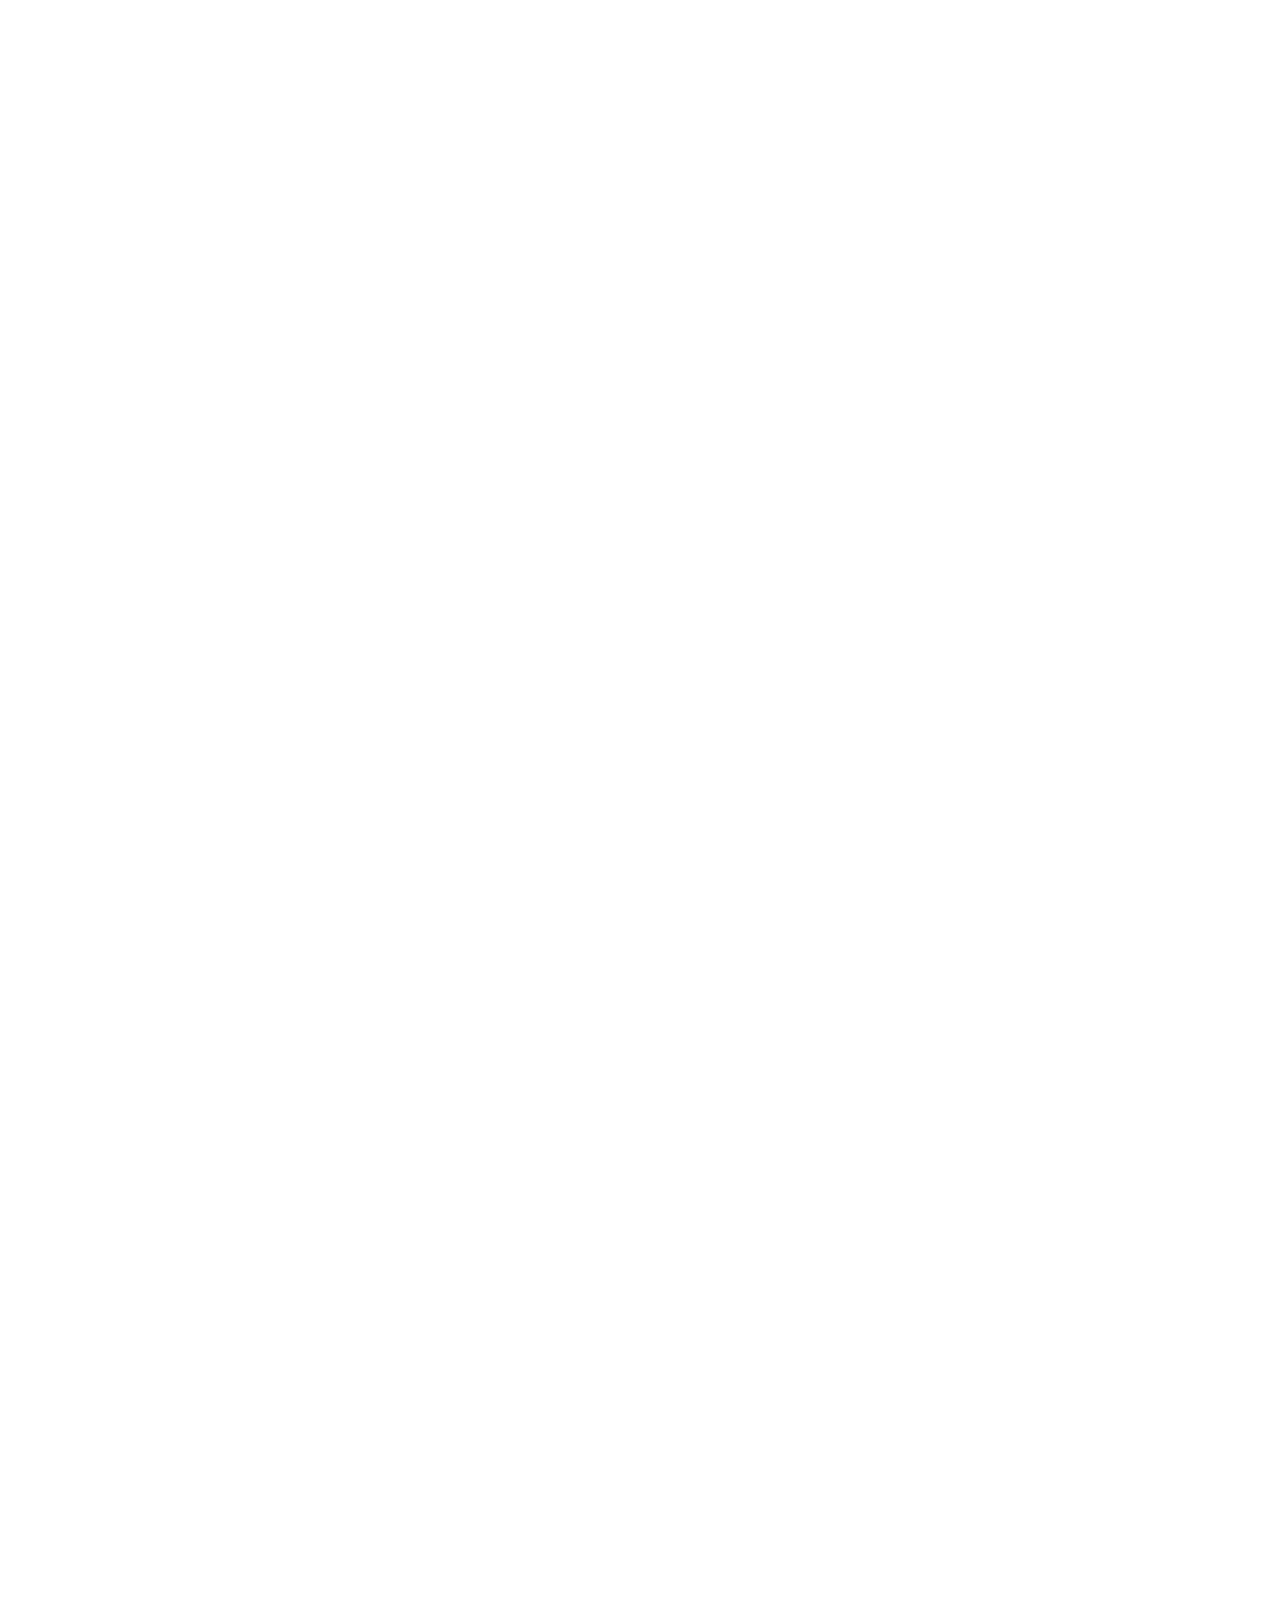
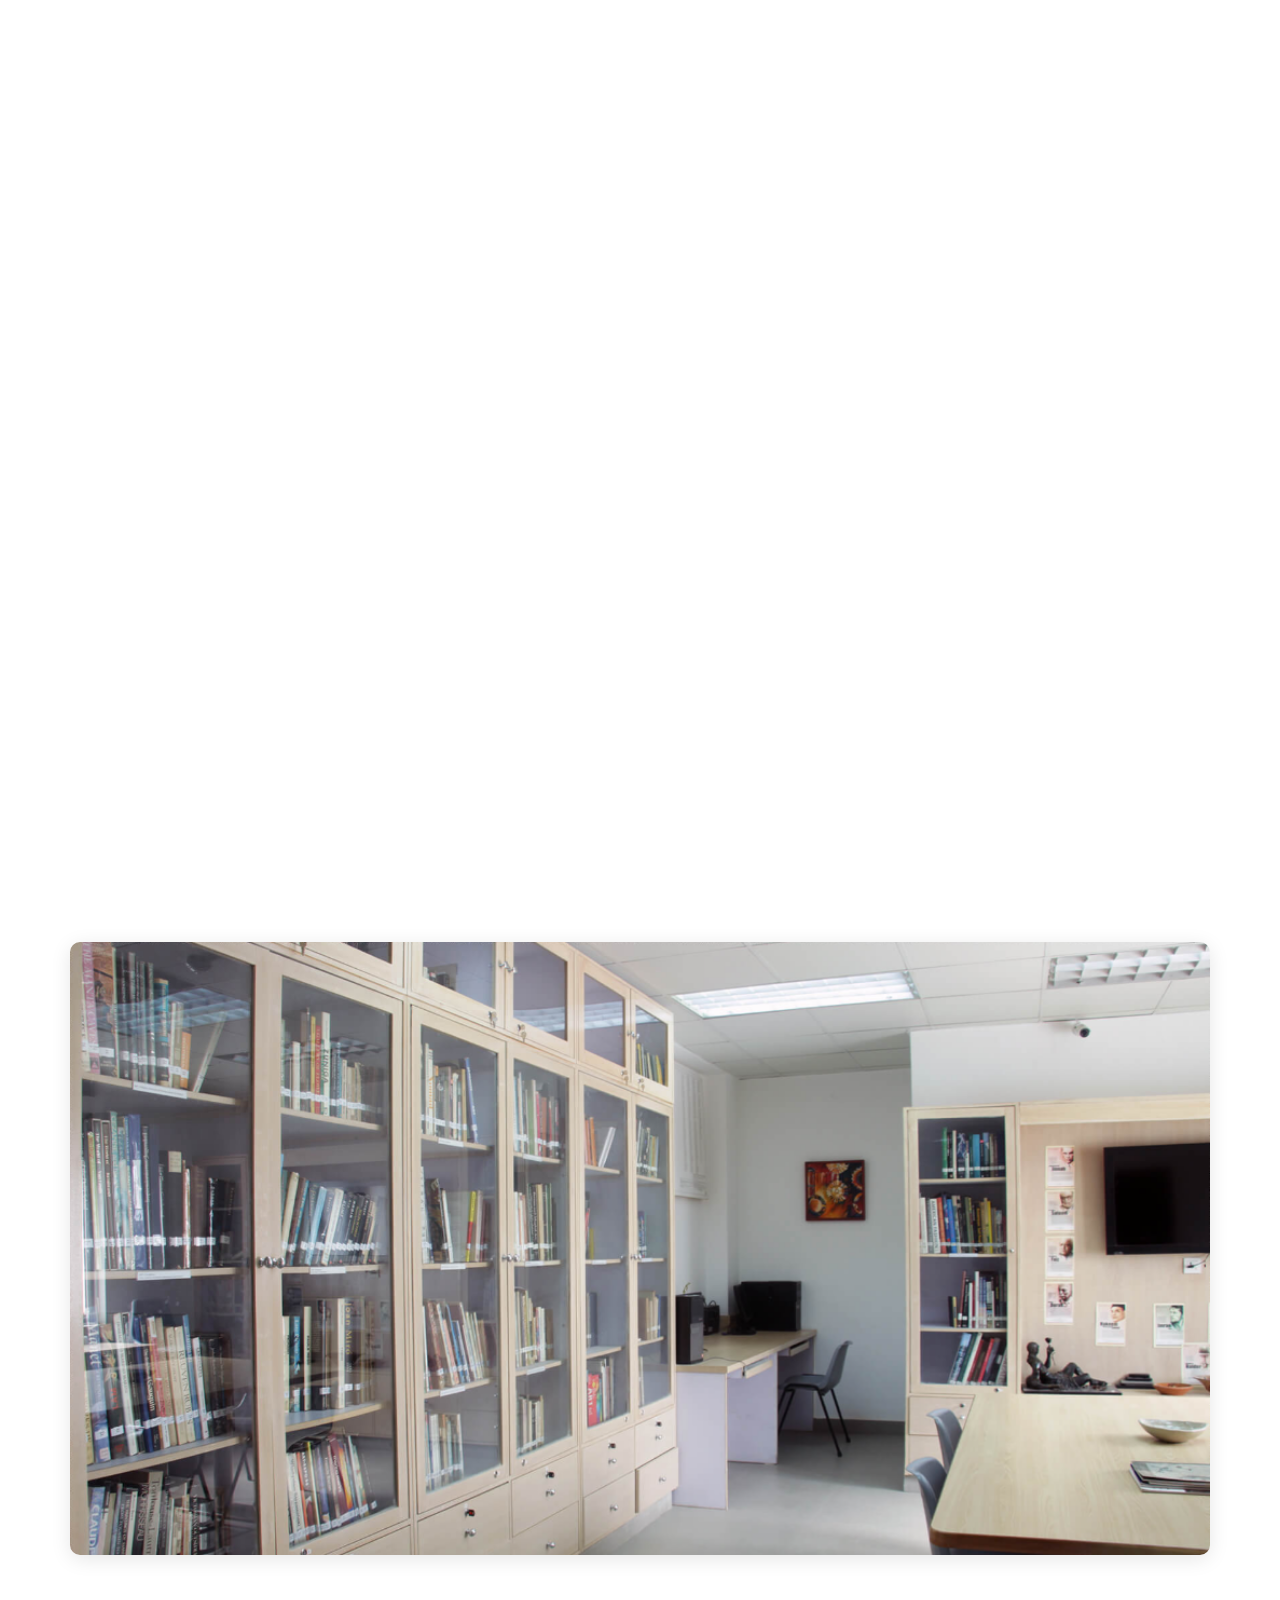
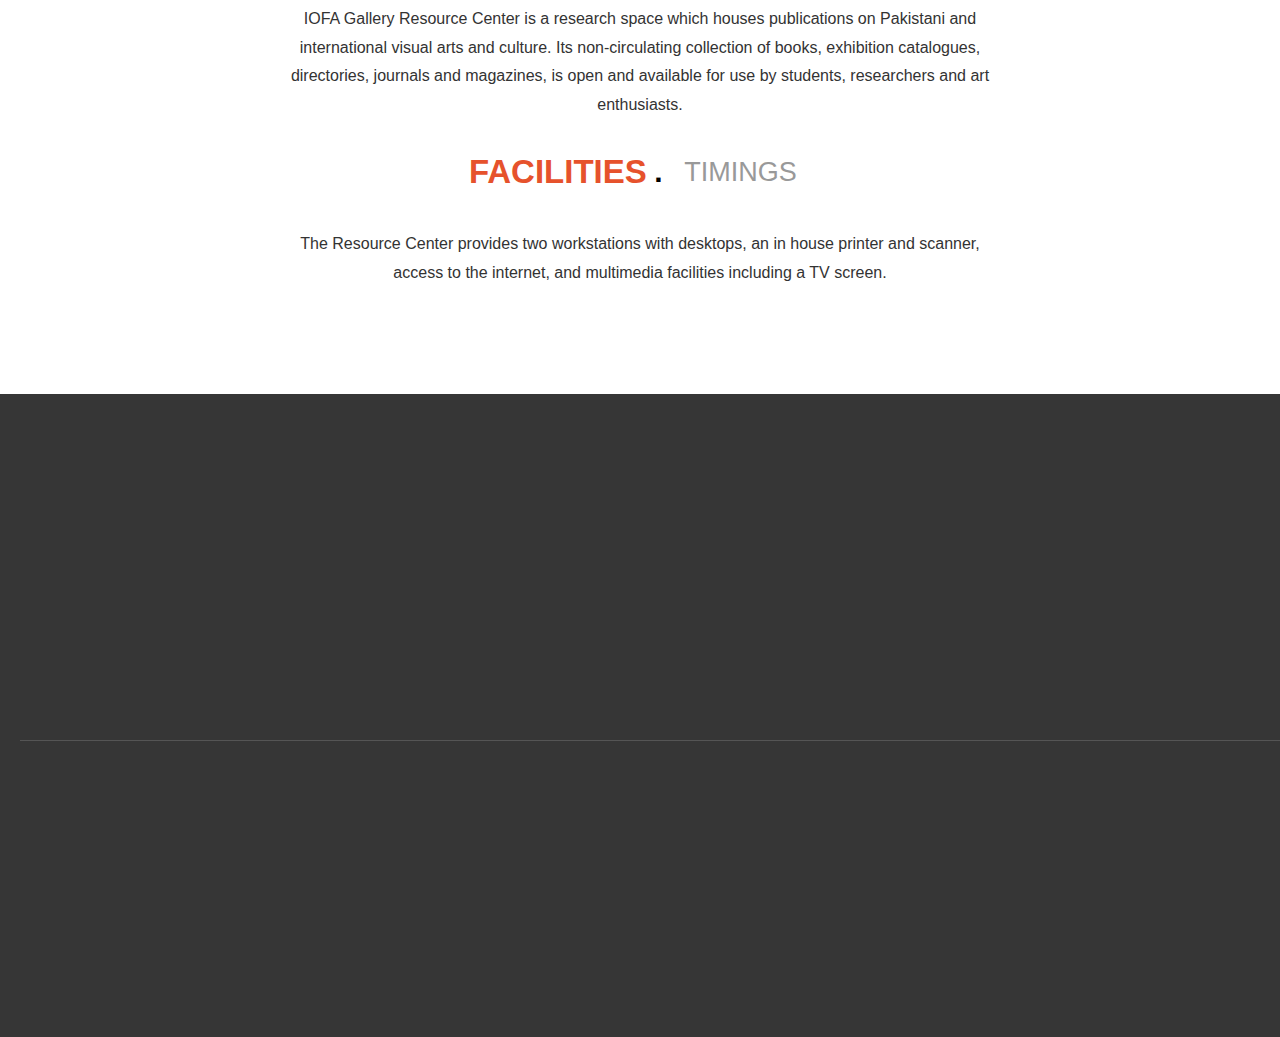
<file: space.html>
<!DOCTYPE html>
<html lang="en">

<head>
    <meta charset="UTF-8">
    <meta name="viewport" content="width=device-width, initial-scale=1.0">
    <title>Institute of Fine Arts</title>
    <link rel="shortcut icon" type="image" href="images/logo-updated-re.jpg">
    <link rel="stylesheet" href="https://cdnjs.cloudflare.com/ajax/libs/font-awesome/6.7.2/css/all.min.css"
        integrity="sha512-Evv84Mr4kqVGRNSgIGL/F/aIDqQb7xQ2vcrdIwxfjThSH8CSR7PBEakCr51Ck+w+/U6swU2Im1vVX0SVk9ABhg=="
        crossorigin="anonymous" referrerpolicy="no-referrer" />
    <link rel="stylesheet" href="style.css">
</head>

<body>
    <nav class="navbar">
        <div class="container">
            <div class="logo-container">
                <div class="logo-bar">
                    <img src="images/logo-updated-re.jpg" alt="Logo">
                </div>
                <h1 class="logo-text">Institute of Fine Arts</h1>
            </div>
            <ul class="nav-links">
                <li><a href="index.html">HOME</a></li>
                <li><a href="about.html">ABOUT</a></li>
                <li><a href="emergingtelent.html">EMERGING TELENT</a></li>
                <li><a href="artist.html">ARTISTS</a></li>
                <li><a href="exhibition.html">EXHIBITIONS</a></li>
                <li><a href="pressandmedia.html">PRESS AND MEDIA</a></li>
                <li><a href="space.html" class="active">SPACE</a></li>
                <li><a href="contactus.html">CONTACT US</a></li>
            </ul>
            <button class="search-icon">
                <i class="fas fa-search"></i>
            </button>
            <button class="hamburger" aria-label="Toggle navigation">
                <span class="bar"></span>
                <span class="bar"></span>
                <span class="bar"></span>
            </button>
        </div>
    </nav>

    <!-- space slider -->

    <main>
        <div class="space-section">
            <div class="space-text-content">
                <div class="space-vertical-line"></div>
                <div class="title-with-line">
                    <h2 class="space-title">OUR <br>SPACE</h2>
                </div>
                <p class="space-description">
                    IOFA Gallery display area is versatile and divided into three spaces: Gallery A, B and C. The
                    spaces are on split levels catering to varied exhibition areas simultaneously. White walls and grey
                    stone floor tiles offer a neutral background suited for the display of both traditional and
                    contemporary art.
                </p>
                <div class="space-links">
                    <a href="#displayarea">Display Area</a>
                    <a href="#researchlibrary">Research Library</a>
                    <a href="#apply">Apply Now</a>
                </div>
            </div>
            <div class="space-image-container">
                <div class="space-slider">
                    <img id="space-slider-image" src="images/space1.png" alt="Gallery Space" class="space-image">
                </div>
                <div class="space-slider-controls">
                    <button class="space-slider-arrow prev-arrow">&#10094;</button>
                    <button class="space-slider-arrow next-arrow">&#10095;</button>
                </div>
            </div>
        </div>
    </main>

    <!-- space slider ends -->

    <!-- space gallery -->

    <div class="space-gallery-wrapper" id="displayarea">
        <div class="space-gallery-title">Display Area</div>

        <div class="space-gallery-arrow space-gallery-arrow-left">&#10094;</div>
        <div class="space-gallery-arrow space-gallery-arrow-right">&#10095;</div>

        <div class="space-gallery-slider" id="space-gallery-slider">
            <div class="space-gallery-slide">
                <img src="images/display1.png">
            </div>
            <div class="space-gallery-slide">
                <img src="images/display2.png">
            </div>
            <div class="space-gallery-slide">
                <img src="images/display3.png">
            </div>
            <div class="space-gallery-slide">
                <img src="images/display4.png">
            </div>
            <div class="space-gallery-slide">
                <img src="images/display5.png">
            </div>
        </div>
        <div class="space-gallery-pagination" id="space-gallery-pagination"></div>
    </div>

    <!-- space gallery ends -->

    <!-- space gallery A . B . C -->

    <div class="space-gallery-slider-wrapper">
        <div class="space-gallery-slider-paragraph">
            IOFA Gallery display area is versatile and divided into three spaces: Gallery A, B and C. The spaces are
            on split levels catering to varied exhibition areas simultaneously. White walls and grey stone floor tiles
            offer a neutral background suited for the display of both traditional and contemporary art.
        </div>

        <div class="space-gallery-slider-tabs">
            <span class="space-gallery-slider-tab active" onclick="showTab(0)">GALLERY A</span>
            <span class="space-gallery-dot">.</span>
            <span class="space-gallery-slider-tab" onclick="showTab(1)">GALLERY B</span>
            <span class="space-gallery-dot">.</span>
            <span class="space-gallery-slider-tab" onclick="showTab(2)">GALLERY C</span>
        </div>

        <div class="space-gallery-slider-arrow space-gallery-slider-arrow-left"></div>
        <div class="space-gallery-slider-arrow space-gallery-slider-arrow-right"></div>

        <div class="space-gallery-slider-content" id="space-gallery-slider-content">
            <div class="space-gallery-slider-slide active">
                <img src="images/galleryA.png" alt="Gallery A">
            </div>
            <div class="space-gallery-slider-slide">
                <img src="images/galleryB.png" alt="Gallery B">
            </div>
            <div class="space-gallery-slider-slide">
                <img src="images/galleryC.png" alt="Gallery C">
            </div>
        </div>
        <div class="space-gallery-slider-paragraph">
            Glass cube walls filter in natural light which can be adjusted. Elevated platforms along two wall lengths,
            ideal for sculptures. Linear plan of the gallery layout lends itself well to narrative curatorial
            frameworks.
        </div>
    </div>

    <!-- space gallery A . B . C -->

    <!-- space specification -->

    <section class="space-gallery-specs">
        <div class="space-gallery-specs-content">
            <hr class="space-gallery-line" /><br>
            <h2 class="space-gallery-specs-title">SPECIFICATIONS</h2>
            <p class="space-gallery-specs-text">
                Air conditioning and adjustable track lighting is available in all three Galleries. The wall sizes in
                each gallery are variable, allowing for versatile displays. Each gallery is also fitted with
                surveillance
                cameras, multiple electricity outlets, and an audio system. A selection of pedestals and freestanding
                walls of variable dimensions is also available for use. All usable walls are fitted with a hooking
                system for hanging artworks.<br> The gallery is equipped with two bathroom units, two movable benches,
                and a seating area near the
                reception desk.
            </p><br>
            <hr class="space-gallery-line" />
        </div>
    </section>

    <!-- space specification ends -->

    <!-- space offered / apply button -->

    <div class="space-offered-section" id="apply">
        <h2 class="space-offered-title">SERVICES OFFERED</h2>

        <table class="space-offered-table">
            <thead>
                <tr class="space-heading">
                    <th class="space-one"></th>
                    <th class="space-two">Audio</th>
                    <th class="space-three">Lights</th>
                </tr>
            </thead>
            <tbody>
                <tr>
                    <td data-label=""><br></td>
                    <td data-label="Audio"> </td>
                    <td data-label="Lights"> </td>
                </tr>
                <tr>
                    <td data-label="">Communication facilities include WiFi, an in house public address system and
                        background music.</td>
                    <td data-label="Audio">TOA Wall Ceiling Speaker Model No. BS-1130 (10 speakers in gallery space)
                    </td>
                    <td data-label="Lights">All three galleries are fitted with an adjustable track lighting system with
                        two options for track lights in the following quantities:</td>
                </tr>
                <tr>
                    <td data-label="">Printing of exhibition invitation cards, banners, promotional materials.</td>
                    <td data-label="Audio">TOA Mixer Amplifier Model No A – 2120</td>
                    <td data-label="Lights">Sixty-one 8W LED Warm White lights</td>
                </tr>
                <tr>
                    <td data-label="">Framing at cost</td>
                    <td data-label="Audio">TOA Volume Controller Model No AT – 303</td>
                    <td data-label="Lights">Twenty-nine 35W LED White lights</td>
                </tr>
                <tr>
                    <td data-label="">Display</td>
                    <td data-label="Audio">Shure Wireless Mic Model No pG-3</td>
                    <td data-label="Lights"></td>
                </tr>
                <tr>
                    <td data-label="">Backup generator system</td>
                    <td data-label="Audio"></td>
                    <td data-label="Lights"></td>
                </tr>
                <tr>
                    <td data-label="">Refreshments via the Community Center's onsite cafeteria</td>
                    <td data-label="Audio"></td>
                    <td data-label="Lights"></td>
                </tr>
            </tbody>
        </table>

        <hr class="space-offered-divider">

        <button class="space-offered-apply-btn" id="space-apply-btn">APPLY TO EXHIBIT YOUR WORK</button>

        <!-- form -->

        <div class="space-application-form" id="space-application-form">
            <div class="space-application-container">
                <div class="space-form-container">
                    <div class="space-form-toggle">
                        <button class="space-form-btn active" id="space-login-btn">Login</button>
                        <button class="space-form-btn" id="space-register-btn">Register</button>
                    </div>

                    <!-- Login Form -->
                    <form class="space-form active" id="space-login-form">
                        <h3 class="space-form-title">Login to Your Account</h3>

                        <div class="space-form-group">
                            <label for="login-email">Email:</label>
                            <input type="email" id="login-email" required>
                        </div>

                        <div class="space-form-group">
                            <label for="login-password">Password:</label>
                            <input type="password" id="login-password" required>
                        </div>

                        <div class="space-form-options">
                            <label class="space-remember">
                                <input type="checkbox"> Remember me
                            </label>
                            <a href="#" class="space-forgot">Forgot password?</a>
                        </div>

                        <button type="submit" class="space-submit-btn">Login</button>

                        <div class="space-form-footer">
                            Don't have an account? <a href="#" id="show-register">Register here</a>
                        </div>
                    </form>

                    <!-- Login Form ends -->

                    <!-- Registration Form -->

                    <form class="space-form" id="space-register-form">
                        <h3 class="space-form-title">Create an Account</h3>

                        <div class="space-form-group">
                            <label for="register-name">Full Name:</label>
                            <input type="text" id="register-name" required>
                        </div>

                        <div class="space-form-group">
                            <label for="register-email">Email:</label>
                            <input type="email" id="register-email" required>
                        </div>

                        <div class="space-form-group">
                            <label for="register-password">Password:</label>
                            <input type="password" id="register-password" required>
                        </div>

                        <div class="space-form-group">
                            <label for="register-confirm">Confirm Password:</label>
                            <input type="password" id="register-confirm" required>
                        </div>

                        <div class="space-form-group">
                            <label for="register-phone">Phone Number:</label>
                            <input type="tel" id="register-phone">
                        </div>

                        <div class="space-form-group">
                            <label for="register-artist">Are you an artist?</label>
                            <select id="register-artist">
                                <option value="no">No</option>
                                <option value="yes">Yes</option>
                            </select>
                        </div>

                        <div class="space-form-agree">
                            <input type="checkbox" id="register-terms" required>
                            <label for="register-terms">I agree to the <a>Terms & Conditions</a></label>
                        </div>

                        <button type="submit" class="space-submit-btn">Register</button>

                        <div class="space-form-footer">
                            Already have an account? <a href="#" id="show-login">Login here</a>
                        </div>
                    </form>

                    <!-- Registration Form ends -->

                </div>
            </div>
        </div>

        <!-- form ends -->

    </div>

    <!-- space offered / apply button ends -->

    <!-- research library -->

    <div class="research-page" id="researchlibrary">
        <h1 class="research-heading">RESEARCH LIBRARY</h1>
        <img src="images/resarchlibrary.png" alt="Research Library" class="research-image" />

        <div class="research-content">
            <p>IOFA Gallery Resource Center is a research space which houses publications on Pakistani and
                international visual arts and culture. Its non-circulating collection of books, exhibition catalogues,
                directories, journals and magazines, is open and available for use by students, researchers and art
                enthusiasts.</p>

            <div class="toggle-heading">
                <span class="active" id="facilities-toggle">FACILITIES</span>
                <span class="dot">.</span>
                <span class="inactive" id="timings-toggle">TIMINGS</span>
            </div>

            <div class="content-section active" id="facilities-content">
                <p>The Resource Center provides two workstations with desktops, an in house printer and scanner, access
                    to the internet, and multimedia facilities including a TV screen.</p>
            </div>

            <div class="content-section" id="timings-content">
                <p>The center is open for visitors during gallery hours from 11am - 7pm Mondays till Saturdays.</p>
            </div>
        </div>
    </div>

    <!-- research library ends -->

    <!-- footer -->

    <footer class="footer-section">
        <div class="footer-content-wrapper">
            <div class="mailing-list-container">
                <div class="mailing-list-text">
                    <h2>Join Our Mailing List</h2>
                    <p>Sign up to receive emails featuring the latest news and events.</p>
                </div>
                <form class="email-signup-form">
                    <div class="email-signup">
                        <input type="email" placeholder="Your Email Address" required>
                        <button type="submit">SEND</button>
                    </div>
                </form>
            </div>

            <div class="gallery-and-social">
                <div class="gallery-images">
                    <img src="images/footer1.png" alt="Art Piece 1" class="gallery-image">
                    <img src="images/footer2.png" alt="Art Piece 2" class="gallery-image">
                    <img src="images/footer3.png" alt="Art Piece 3" class="gallery-image">
                    <img src="images/footer4.png" alt="Art Piece 4" class="gallery-image">
                    <img src="images/footer5.png" alt="Art Piece 4" class="gallery-image">
                </div>
                <div class="social-icons">
                    <a href="#" class="social-icon"><i class="fab fa-instagram"></i></a>
                    <a href="#" class="social-icon"><i class="far fa-envelope"></i></a>
                    <a href="#" class="social-icon"><i class="fab fa-facebook-f"></i></a>
                </div>
            </div>

            <div class="contact-info-section">
                <div class="contact-item">
                    <h3>Institute of Fine Arts</h3>
                    <p>Rangoonwala Community Centre,</p>
                    <p>Dhoraji Colony, Karachi-74800</p>
                </div>
                <div class="contact-item">
                    <p>Muhammad Zohair</p>
                    <p>+ (92) 0334-3574436</p>
                    <p>Umair Rehan</p>
                    <p>+ (92) 0331-3396429</p>
                </div>
                <div class="contact-item">
                    <p>11am - 7pm</p>
                    <p>Monday to Saturday</p>
                </div>
            </div>

            <div class="footer-bottom">
                <hr>
                <div class="footer-links-copyright">
                    <a href="#">PRIVACY POLICY</a>
                    <span>© 2025 Institute of Fine Arts - SITE BY: BD</span>
                </div>
            </div>
        </div>
    </footer>

    <!-- footer ends -->

</body>

</html>

<script src="script.js"></script>
</file>
<file: style.css>
@import url('https://fonts.googleapis.com/css2?family=Montserrat:wght@300;400;500;600;700&display=swap');

body {
    margin: 0;
    font-family: Arial, sans-serif;
    overflow-x: hidden;
}

/* navbar */

.navbar {
    background-color: #fff;
    padding: 20px 0;
    position: fixed;
    top: 0;
    width: 100%;
    z-index: 1000;
    box-shadow: 0 2px 10px rgba(0, 0, 0, 0.1);
}

.container {
    max-width: 1400px;
    margin: 0 auto;
    display: flex;
    justify-content: space-between;
    align-items: center;
    padding: 0 20px;
}

.logo-container {
    display: flex;
    align-items: center;
    gap: 15px;
}

.logo-bar img {
    width: 45px;
    height: 45px;
    object-fit: contain;
}

.logo-text {
    font-size: 22px;
    color: #000000;
    margin: 0;
    white-space: nowrap;
    font-weight: 600;
}

.nav-right-section {
    display: flex;
    align-items: center;
}

.nav-links {
    list-style: none;
    margin: 0;
    padding: 0;
    display: flex;
    align-items: center;
    gap: 20px;
}

.nav-links li {
    position: relative;
}

.nav-links a {
    text-decoration: none;
    color: #000000;
    font-size: 15px;
    font-weight: 500;
    position: relative;
    padding: 5px 0;
    white-space: nowrap;
    transition: color 0.3s ease;
}

.nav-links a:hover {
    color: #e6522c;
}

.nav-links a.active {
    font-weight: 600;
    color: #e6522c;
}

.nav-links a.active::after,
.nav-links a:hover::after {
    content: '';
    position: absolute;
    left: 0;
    bottom: 0;
    width: 100%;
    height: 2px;
    background-color: #e6522c;
    transform: scaleX(1);
    transition: transform 0.3s ease;
}

.nav-actions {
    display: flex;
    align-items: center;
    gap: 20px;
    margin-left: 20px;
}

/* Dropdown Styles */

/* ────────────────────────────────────────────────── */
/*                NAVBAR CORE STYLES                */
/* ────────────────────────────────────────────────── */
.navbar {
    background-color: #fff;
    padding: 20px 0;
    position: fixed;
    top: 0;
    width: 100%;
    z-index: 1000;
    box-shadow: 0 2px 10px rgba(0, 0, 0, 0.1);
}

.container {
    max-width: 1400px;
    margin: 0 auto;
    display: flex;
    justify-content: space-between;
    align-items: center;
    padding: 0 20px;
}

.logo-container {
    display: flex;
    align-items: center;
    gap: 15px;
}

.logo-bar img {
    width: 45px;
    height: 45px;
    object-fit: contain;
}

.logo-text {
    font-size: 22px;
    color: #000;
    margin: 0;
    white-space: nowrap;
    font-weight: 600;
}

.nav-right-section {
    display: flex;
    align-items: center;
}

.nav-links {
    list-style: none;
    margin: 0;
    padding: 0;
    display: flex;
    align-items: center;
    gap: 20px;
}

.nav-links li {
    position: relative;
}

.nav-links a {
    text-decoration: none;
    color: #000;
    font-size: 15px;
    font-weight: 500;
    position: relative;
    padding: 5px 0;
    white-space: nowrap;
    transition: color 0.3s ease;
}

.nav-links a:hover {
    color: #e6522c;
}

.nav-links a.active {
    font-weight: 600;
    color: #e6522c;
}

.nav-links a.active::after,
.nav-links a:hover::after {
    content: '';
    position: absolute;
    left: 0;
    bottom: 0;
    width: 100%;
    height: 2px;
    background-color: #e6522c;
    transform: scaleX(1);
    transition: transform 0.3s ease;
}

.nav-actions {
    display: flex;
    align-items: center;
    gap: 20px;
    margin-left: 20px;
}

.search-icon {
    background: none;
    border: none;
    font-size: 18px;
    cursor: pointer;
    color: #000;
    padding: 5px;
    transition: color 0.3s ease;
}

.search-icon:hover {
    color: #e6522c;
}

.hamburger {
    display: none;
    flex-direction: column;
    justify-content: space-between;
    width: 30px;
    height: 20px;
    background: transparent;
    border: none;
    cursor: pointer;
    padding: 0;
    z-index: 10;
}

.hamburger .bar {
    width: 100%;
    height: 3px;
    background-color: #000;
    border-radius: 5px;
    transition: all 0.3s ease;
}

.hamburger.active .bar:nth-child(1) {
    transform: translateY(8px) rotate(45deg);
}

.hamburger.active .bar:nth-child(2) {
    opacity: 0;
}

.hamburger.active .bar:nth-child(3) {
    transform: translateY(-8px) rotate(-45deg);
}

/* ────────────────────────────────────────────────── */
/*                MOBILE MENU STYLES                */
/* ────────────────────────────────────────────────── */
@media (max-width: 1024px) {
    .nav-links {
        position: fixed;
        top: 85px;
        left: 0;
        width: 100%;
        background-color: #fff;
        flex-direction: column;
        align-items: center;
        padding: 20px 0;
        box-shadow: 0 10px 15px rgba(0, 0, 0, 0.1);
        max-height: 0;
        overflow: hidden;
        transition: max-height 0.3s ease, opacity 0.3s ease;
        opacity: 0;
        gap: 15px;
    }

    .nav-links.active {
        max-height: 500px;
        opacity: 1;
    }

    .nav-links li {
        width: 100%;
        text-align: center;
    }

    .nav-links a {
        display: block;
        padding: 12px 20px;
        width: 100%;
    }

    .nav-links a::after {
        display: none;
    }

    .hamburger {
        display: flex;
    }

    .nav-actions {
        margin-left: 15px;
    }
}

@media (max-width: 768px) {
    .navbar {
        padding: 15px 0;
    }

    .logo-text {
        font-size: 20px;
    }

    .nav-links {
        top: 75px;
    }
}

@media (max-width: 480px) {
    .logo-text {
        font-size: 18px;
    }

    .logo-container {
        gap: 10px;
    }

    .logo-bar img {
        width: 40px;
        height: 40px;
    }

    .nav-links {
        top: 70px;
    }

    .nav-links a {
        font-size: 14px;
    }

    .search-icon {
        font-size: 16px;
    }

    .hamburger {
        width: 25px;
        height: 18px;
    }
}

/* dropdown */

.dropdown {
    position: relative;
}

.dropdown-toggle {
    background: none;
    border: none;
    color: #000;
    font-size: 15px;
    font-weight: 500;
    cursor: pointer;
    padding: 5px 0;
    transition: color 0.3s ease;
    display: flex;
    align-items: center;
    gap: 5px;
}

.dropdown-toggle:hover {
    color: #e6522c;
}

.arrow {
    display: inline-block;
    transition: transform 0.3s ease;
}

.dropdown-menu {
    position: absolute;
    top: 35px;
    left: 0;
    background-color: #fff;
    border: 1px solid #ddd;
    list-style: none;
    padding: 10px 0;
    margin: 0;
    box-shadow: 0 5px 10px rgba(0, 0, 0, 0.1);
    z-index: 1001;
    min-width: 190px;
    opacity: 0;
    transform: translateY(-10px);
    pointer-events: none;
    transition: opacity 0.3s ease, transform 0.3s ease;
}

.dropdown-menu li {
    width: 100%;
}

.dropdown-menu li a {
    display: block;
    padding: 10px 20px;
    color: #000;
    text-decoration: none;
    transition: background 0.3s;
}

.dropdown-menu li a:hover {
    background-color: #f2f2f2;
    font-weight: bold;
}

.dropdown.open .dropdown-menu {
    opacity: 1;
    transform: translateY(0);
    pointer-events: auto;
}

.dropdown.open .arrow {
    transform: rotate(180deg);
}

.search-icon {
    background: none;
    border: none;
    font-size: 18px;
    cursor: pointer;
    color: #000000;
    padding: 5px;
    transition: color 0.3s ease;
}

.search-icon:hover {
    color: #e6522c;
}

.hamburger {
    display: none;
    flex-direction: column;
    justify-content: space-between;
    width: 30px;
    height: 20px;
    background: transparent;
    border: none;
    cursor: pointer;
    padding: 0;
    z-index: 10;
}

.hamburger .bar {
    width: 100%;
    height: 3px;
    background-color: #000000;
    border-radius: 5px;
    transition: all 0.3s ease;
}

.hamburger.active .bar:nth-child(1) {
    transform: translateY(8px) rotate(45deg);
}

.hamburger.active .bar:nth-child(2) {
    opacity: 0;
}

.hamburger.active .bar:nth-child(3) {
    transform: translateY(-8px) rotate(-45deg);
}

/* Mobile Menu Styles */
@media (max-width: 1024px) {
    .nav-links {
        position: fixed;
        top: 85px;
        left: 0;
        width: 100%;
        background-color: #fff;
        flex-direction: column;
        align-items: center;
        padding: 20px 0;
        box-shadow: 0 10px 15px rgba(0, 0, 0, 0.1);
        max-height: 0;
        overflow: hidden;
        transition: max-height 0.3s ease, opacity 0.3s ease;
        opacity: 0;
        gap: 15px;
    }

    .nav-links.active {
        max-height: 500px;
        opacity: 1;
    }

    .nav-links li {
        width: 100%;
        text-align: center;
    }

    .nav-links a {
        display: block;
        padding: 12px 20px;
        width: 100%;
    }

    .nav-links a::after {
        display: none;
    }

    .hamburger {
        display: flex;
    }

    .nav-actions {
        margin-left: 15px;
    }
}

@media (max-width: 768px) {
    .navbar {
        padding: 15px 0;
    }

    .logo-text {
        font-size: 20px;
    }

    .nav-links {
        top: 75px;
    }
}

@media (max-width: 480px) {
    .logo-text {
        font-size: 18px;
    }

    .logo-container {
        gap: 10px;
    }

    .logo-bar img {
        width: 40px;
        height: 40px;
    }

    .nav-links {
        top: 70px;
    }

    .nav-links a {
        font-size: 14px;
    }

    .search-icon {
        font-size: 16px;
    }

    .hamburger {
        width: 25px;
        height: 18px;
    }
}

/* navbar ends */

/* slider */

.exhibition-section {
    display: flex;
    background-color: #fff;
    max-width: 100%;
    height: 720px;
    padding-left: 63px;
    padding-right: 70px;
    align-items: center;
    min-height: 500px;
    position: relative;
    overflow: hidden;
}

.exhibition-section::before {
    content: '';
    position: absolute;
    top: 0;
    left: 0;
    width: 100%;
    height: 100%;
    background: linear-gradient(135deg, rgba(230, 82, 44, 0.05) 0%, rgba(255, 255, 255, 0) 50%);
    z-index: 0;
    opacity: 0;
    transition: opacity 0.8s ease, transform 1.5s ease;
    transform: translateX(-100%);
}

.exhibition-section:hover::before {
    opacity: 1;
    transform: translateX(0);
}

.exhibition-text-content {
    flex-basis: 25%;
    text-align: left;
    padding-right: 50px;
    display: flex;
    flex-direction: column;
    justify-content: center;
    box-sizing: border-box;
    transition: transform 0.5s ease-out;
    position: relative;
    z-index: 2;
}

.exhibition-section .exhibition-text-content:hover {
    transform: translateX(10px);
}

.title-with-line {
    display: flex;
    align-items: center;
    position: relative;
}

.vertical-line {
    width: 4px;
    height: 400px;
    background: linear-gradient(to bottom, #e6522c 50%, transparent 100%);
    margin-right: 20px;
    transform: scaleY(0);
    transform-origin: top;
    animation: lineDraw 1.2s cubic-bezier(0.19, 1, 0.22, 1) forwards;
    animation-delay: 0.5s;
    box-shadow: 0 0 15px rgba(230, 82, 44, 0.3);
}

@keyframes lineDraw {
    from {
        transform: scaleY(0);
    }

    to {
        transform: scaleY(1);
    }
}

a {
    text-decoration: none;
}

.exhibition-title {
    font-size: 50px;
    color: #333;
    margin: 0;
    margin-top: 20px;
    line-height: 1.1;
    font-weight: bold;
    opacity: 0;
    transform: translateX(-50px);
    cursor: pointer;
    animation: titleReveal 1.2s cubic-bezier(0.175, 0.885, 0.32, 1.275) forwards;
    animation-delay: 0.7s;
    transition: all 0.4s ease;
    position: relative;
    text-shadow: 0 2px 4px rgba(0, 0, 0, 0.1);
}

@keyframes titleReveal {
    from {
        opacity: 0;
        transform: translateX(-50px);
    }

    to {
        opacity: 1;
        transform: translateX(0);
    }
}

.exhibition-title::after {
    content: '';
    position: absolute;
    bottom: -5px;
    left: 0;
    width: 0;
    height: 3px;
    background: #e6522c;
    transition: width 0.6s cubic-bezier(0.19, 1, 0.22, 1);
}

.exhibition-section .exhibition-title:hover {
    transform: scale(1.02);
    color: #e6522c;
    text-shadow: 0 4px 8px rgba(0, 0, 0, 0.15);
}

.exhibition-section .exhibition-title:hover::after {
    width: 100%;
}

.exhibition-date {
    font-size: 20px;
    line-height: 1.1;
    color: #555;
    margin-bottom: 100px;
    opacity: 0;
    transform: translateY(20px);
    animation: dateAppear 1s ease-out forwards;
    animation-delay: 1s;
    transition: all 0.4s ease;
    position: relative;
}

@keyframes dateAppear {
    from {
        opacity: 0;
        transform: translateY(20px);
    }

    to {
        opacity: 1;
        transform: translateY(0);
    }
}

.exhibition-section:hover .exhibition-date {
    transform: translateX(5px);
    color: #333;
}

.exhibition-image-container {
    flex-basis: 75%;
    overflow: hidden;
    display: flex;
    justify-content: center;
    align-items: center;
    margin-top: 100px;
    position: relative;
    z-index: 1;
    border-radius: 8px;
    box-shadow: 0 25px 50px -12px rgba(0, 0, 0, 0.25);
    transform: perspective(1000px) rotateY(5deg);
    transition: all 0.6s cubic-bezier(0.19, 1, 0.22, 1);
}

.exhibition-image-container::before {
    content: '';
    position: absolute;
    top: 0;
    left: 0;
    width: 100%;
    height: 100%;
    background: linear-gradient(45deg, rgba(230, 82, 44, 0.1) 0%, rgba(255, 255, 255, 0) 60%);
    z-index: 2;
    opacity: 0;
    transition: opacity 0.6s ease;
}

.exhibition-section:hover .exhibition-image-container {
    transform: perspective(1000px) rotateY(0deg) scale(1.01);
    box-shadow: 0 35px 60px -15px rgba(0, 0, 0, 0.3);
}

.exhibition-section:hover .exhibition-image-container::before {
    opacity: 1;
}

.exhibition-image {
    width: 100%;
    height: 100%;
    object-fit: cover;
    display: block;
    opacity: 0;
    transform: translateY(50px) scale(0.95) rotate(1deg);
    animation: imageSlideIn 1.2s cubic-bezier(0.19, 1, 0.22, 1) forwards;
    animation-delay: 1.2s;
    transition: all 0.6s cubic-bezier(0.19, 1, 0.22, 1);
    filter: brightness(0.95) contrast(1.05);
}

@keyframes imageSlideIn {
    from {
        opacity: 0;
        transform: translateY(50px) scale(0.95) rotate(1deg);
    }

    to {
        opacity: 1;
        transform: translateY(0) scale(1) rotate(0deg);
    }
}

.exhibition-section:hover .exhibition-image {
    transform: scale(1.03);
    filter: brightness(1) contrast(1.1);
}

.particle {
    position: absolute;
    background-color: rgba(230, 82, 44, 0.3);
    border-radius: 50%;
    pointer-events: none;
    z-index: 1;
    animation: float 15s infinite linear;
}

@keyframes float {
    0% {
        transform: translateY(0) rotate(0deg);
        opacity: 0;
    }

    10% {
        opacity: 1;
    }

    90% {
        opacity: 1;
    }

    100% {
        transform: translateY(-500px) rotate(360deg);
        opacity: 0;
    }
}

@media (max-width: 900px) {
    .exhibition-section {
        flex-direction: column;
        padding: 30px 15px;
        height: auto;
        min-height: auto;
    }

    .exhibition-text-content {
        padding-right: 0;
        padding-bottom: 30px;
        text-align: center;
        max-width: 100%;
        flex-basis: auto;
        transform: translateX(0);
    }

    .title-with-line {
        justify-content: center;
        align-items: center;
    }

    .vertical-line {
        height: 3em;
        margin-right: 10px;
        transform: scaleY(1);
        animation: none;
        background: linear-gradient(to bottom, transparent 0%, #e6522c 50%, transparent 100%);
    }

    .exhibition-title {
        font-size: 3em;
        transform: translateX(0);
        opacity: 1;
        animation: none;
    }

    .exhibition-date {
        font-size: 1em;
        margin-bottom: 20px;
        transform: translateX(0);
        opacity: 1;
        animation: none;
    }

    .exhibition-image-container {
        flex-basis: auto;
        max-width: 100%;
        height: 300px;
        margin-top: 20px;
        transform: none !important;
    }

    .exhibition-image {
        transform: scale(1.0);
        opacity: 1;
        animation: none;
    }

    .exhibition-section:hover .exhibition-text-content {
        transform: none;
    }

    .exhibition-section:hover .exhibition-title {
        transform: none;
        color: #333;
    }

    .exhibition-section:hover .exhibition-date {
        transform: none;
        color: #555;
    }

    .exhibition-section:hover .exhibition-image {
        transform: none;
        filter: none;
    }
}

@media (max-width: 500px) {
    .vertical-line {
        height: 2.5em;
    }

    .exhibition-title {
        font-size: 2.5em;
    }

    .exhibition-image-container {
        height: 250px;
    }
}

/* slider ends */

/* gallery */

.gallery-sections-container {
    background-color: #fff;
    display: flex;
    justify-content: center;
    padding: 40px 0;
    max-width: 100%;
    margin: 0 auto;
    overflow: hidden;
    padding-top: 100px;
    padding-left: 70px;
    padding-right: 70px;
    padding-bottom: 70px;
    perspective: 1200px;
}

.gallery-section-card {
    position: relative;
    width: 33.333%;
    height: 480px;
    overflow: hidden;
    text-decoration: none;
    color: white;
    display: flex;
    align-items: center;
    justify-content: center;
    cursor: pointer;
    transition: all 0.6s cubic-bezier(0.25, 0.46, 0.45, 0.94);
    box-sizing: border-box;
    margin: 0 10px;
    border-radius: 8px;
    transform-style: preserve-3d;
    transform: translateZ(0);
    opacity: 0;
    animation: cardEntrance 1s cubic-bezier(0.215, 0.61, 0.355, 1) forwards;
}

.gallery-section-card:nth-child(1) {
    animation-delay: 0.2s;
}

.gallery-section-card:nth-child(2) {
    animation-delay: 0.4s;
}

.gallery-section-card:nth-child(3) {
    animation-delay: 0.6s;
}

@keyframes cardEntrance {
    from {
        opacity: 0;
        transform: translateY(100px) rotateX(-30deg);
    }

    to {
        opacity: 1;
        transform: translateY(0) rotateX(0);
    }
}

.gallery-section-card.scroll-animate {
    animation: cardScrollEntrance 1s cubic-bezier(0.215, 0.61, 0.355, 1) forwards;
}

@keyframes cardScrollEntrance {
    from {
        opacity: 0;
        transform: translateY(50px) scale(0.95);
    }

    to {
        opacity: 1;
        transform: translateY(0) scale(1);
    }
}

.section-image {
    width: 100%;
    height: 100%;
    object-fit: cover;
    position: absolute;
    top: 0;
    left: 0;
    filter: brightness(0.6) contrast(1.1);
    transition: all 0.8s cubic-bezier(0.19, 1, 0.22, 1);
    transform: scale(1);
}

.gallery-section-card:hover {
    transform: translateY(-15px) scale(1.02);
    box-shadow: 0 30px 50px -15px rgba(0, 0, 0, 0.3);
}

.gallery-section-card:hover .section-image {
    filter: brightness(0.4) contrast(1.2);
    transform: scale(1.15) rotate(1deg);
}

.section-overlay {
    position: relative;
    z-index: 1;
    text-align: center;
    padding: 20px;
    display: flex;
    flex-direction: column;
    align-items: center;
    justify-content: center;
    height: 100%;
    box-sizing: border-box;
    transform: translateZ(30px);
    transition: all 0.6s ease;
}

.gallery-section-card:hover .section-overlay {
    transform: translateZ(50px);
}

.section-title {
    font-size: 2.2em;
    font-weight: bold;
    color: white;
    text-transform: uppercase;
    margin: 0;
    text-shadow: 0 4px 8px rgba(0, 0, 0, 0.5);
    transition: all 0.6s cubic-bezier(0.19, 1, 0.22, 1);
    transform: translateY(20px);
    opacity: 0;
}

.gallery-section-card:hover .section-title {
    transform: translateY(0);
    opacity: 1;
    text-shadow: 0 6px 12px rgba(0, 0, 0, 0.7);
}

.section-description {
    font-size: 0.9em;
    color: white;
    margin-top: 15px;
    text-shadow: 0 2px 4px rgba(0, 0, 0, 0.5);
    line-height: 1.5;
    opacity: 0;
    max-height: 0;
    overflow: hidden;
    transition: all 0.8s cubic-bezier(0.19, 1, 0.22, 1);
    text-align: center;
    transform: translateY(20px);
}

.gallery-section-card:hover .section-description {
    opacity: 1;
    max-height: 200px;
    margin-top: 20px;
    transform: translateY(0);
}

.gallery-section-card::after {
    content: '';
    position: absolute;
    top: 0;
    left: 0;
    width: 100%;
    height: 100%;
    background: radial-gradient(circle at center, rgba(230, 82, 44, 0.3) 0%, transparent 70%);
    opacity: 0;
    transition: opacity 0.6s ease;
    pointer-events: none;
}

.gallery-section-card:hover::after {
    opacity: 1;
}

.gallery-section-card::before {
    content: '';
    position: absolute;
    top: -2px;
    left: -2px;
    right: -2px;
    bottom: -2px;
    background: linear-gradient(45deg, #e6522c, #fff, #e6522c);
    background-size: 400%;
    z-index: -1;
    border-radius: 10px;
    opacity: 0;
    transition: all 0.8s cubic-bezier(0.19, 1, 0.22, 1);
    animation: borderGlow 3s linear infinite;
}

@keyframes borderGlow {
    0% {
        background-position: 0 0;
    }

    50% {
        background-position: 400% 0;
    }

    100% {
        background-position: 0 0;
    }
}

.gallery-section-card:hover::before {
    opacity: 1;
}

@media (max-width: 1400px) {
    .gallery-section-card {
        width: 33.333%;
    }
}

@media (max-width: 900px) {
    .gallery-sections-container {
        flex-direction: column;
        align-items: center;
        padding: 40px 20px;
        max-width: 100%;
    }

    .gallery-section-card {
        width: 90%;
        max-width: 500px;
        height: 250px;
        margin-bottom: 30px;
        animation: cardEntranceMobile 1s cubic-bezier(0.215, 0.61, 0.355, 1) forwards;
    }

    .gallery-section-card.scroll-animate {
        animation: cardScrollEntranceMobile 1s cubic-bezier(0.215, 0.61, 0.355, 1) forwards;
    }

    @keyframes cardEntranceMobile {
        from {
            opacity: 0;
            transform: translateX(-50px);
        }

        to {
            opacity: 1;
            transform: translateX(0);
        }
    }

    @keyframes cardScrollEntranceMobile {
        from {
            opacity: 0;
            transform: translateY(30px);
        }

        to {
            opacity: 1;
            transform: translateY(0);
        }
    }

    .gallery-section-card:nth-child(1) {
        animation-delay: 0.2s;
    }

    .gallery-section-card:nth-child(2) {
        animation-delay: 0.4s;
    }

    .gallery-section-card:nth-child(3) {
        animation-delay: 0.6s;
    }

    .section-title {
        font-size: 1.8em;
    }

    .section-description {
        font-size: 0.8em;
        margin-top: 10px;
    }
}

@media (max-width: 600px) {
    .gallery-sections-container {
        padding: 20px 10px;
    }

    .gallery-section-card {
        height: 200px;
        width: 95%;
    }

    .section-title {
        font-size: 1.5em;
    }

    .section-description {
        font-size: 0.75em;
    }
}

/* gallery ends */

/* footer */

.footer-section {
    background-color: #363636;
    color: #ffffff;
    font-size: 14px;
    width: 100%;
    padding-top: 60px;
    padding-bottom: 30px;
    overflow: hidden;
}

.footer-content-wrapper {
    width: 100%;
    max-width: 1400px;
    margin: 0 auto;
    display: flex;
    flex-direction: column;
    gap: 40px;
    padding: 0 20px;
}

.mailing-list-container {
    display: flex;
    justify-content: space-between;
    align-items: flex-start;
    flex-wrap: wrap;
    gap: 20px;
}

.mailing-list-text h2 {
    font-size: 20px;
    margin: 0 0 5px;
    font-weight: normal;
    color: #ccc;
    opacity: 0;
    transform: translateY(20px);
    transition: opacity 0.6s ease, transform 0.6s ease;
}

.mailing-list-text p {
    font-size: 14px;
    margin: 0;
    color: #ccc;
    opacity: 0;
    transform: translateY(20px);
    transition: opacity 0.6s ease 0.2s, transform 0.6s ease 0.2s;
}

.email-signup-form {
    display: flex;
    width: 100%;
    max-width: 400px;
    opacity: 0;
    transform: translateY(20px);
    transition: opacity 0.6s ease 0.4s, transform 0.6s ease 0.4s;
}

.email-signup {
    display: flex;
    width: 100%;
    border: 1px solid #777;
    background-color: #363636;
    height: 40px;
    transition: all 0.3s ease;
}

.email-signup:hover {
    border-color: #aaa;
}

.email-signup input {
    background: none;
    border: none;
    padding: 0 15px;
    color: #fff;
    font-size: 14px;
    outline: none;
    flex-grow: 1;
    width: 70%;
    transition: all 0.3s ease;
}

.email-signup input:focus {
    color: #fff;
}

.email-signup input::placeholder {
    color: #aaa;
    transition: all 0.3s ease;
}

.email-signup input:focus::placeholder {
    opacity: 0.5;
}

.email-signup button {
    background-color: transparent;
    border: none;
    border-left: 1px solid #777;
    color: #aaa;
    padding: 0 20px;
    cursor: pointer;
    font-size: 14px;
    font-weight: bold;
    transition: all 0.3s ease;
    width: 30%;
}

.email-signup button:hover {
    color: #fff;
    background-color: rgba(255, 255, 255, 0.1);
}

.gallery-and-social {
    display: flex;
    justify-content: space-between;
    align-items: flex-end;
    flex-wrap: wrap;
    gap: 30px;
    margin-top: 20px;
    padding-bottom: 30px;
    border-bottom: 1px solid #555;
}

.gallery-images {
    display: flex;
    gap: 15px;
    flex-wrap: wrap;
}

.gallery-images img {
    width: 150px;
    height: 150px;
    object-fit: cover;
    border: 1px solid #555;
    transition: all 0.3s ease;
    opacity: 0;
    transform: translateY(20px);
}

.gallery-images img:nth-child(1) {
    transition: opacity 0.5s ease 0.6s, transform 0.5s ease 0.6s;
}

.gallery-images img:nth-child(2) {
    transition: opacity 0.5s ease 0.8s, transform 0.5s ease 0.8s;
}

.gallery-images img:nth-child(3) {
    transition: opacity 0.5s ease 1.0s, transform 0.5s ease 1.0s;
}

.gallery-images img:nth-child(4) {
    transition: opacity 0.5s ease 1.2s, transform 0.5s ease 1.2s;
}

.gallery-images img:nth-child(5) {
    transition: opacity 0.5s ease 1.4s, transform 0.5s ease 1.4s;
}

.gallery-images img:hover {
    transform: scale(1.05);
    border-color: #aaa;
}

.social-icons {
    display: flex;
    flex-direction: column;
    gap: 15px;
    font-size: 24px;
    margin-bottom: 5px;
}

.social-icons a {
    color: #fff;
    text-decoration: none;
    transition: all 0.3s ease;
    opacity: 0;
    transform: translateY(20px);
}

.social-icons a:nth-child(1) {
    transition: opacity 0.5s ease 0.6s, transform 0.5s ease 0.6s;
}

.social-icons a:nth-child(2) {
    transition: opacity 0.5s ease 0.8s, transform 0.5s ease 0.8s;
}

.social-icons a:nth-child(3) {
    transition: opacity 0.5s ease 1.0s, transform 0.5s ease 1.0s;
}

.social-icons a:hover {
    color: #e6522c;
    transform: translateY(-3px);
}

.contact-info-section {
    display: flex;
    justify-content: space-between;
    gap: 30px;
    flex-wrap: wrap;
    margin-top: 20px;
}

.contact-item {
    opacity: 0;
    transform: translateY(20px);
}

.contact-item:nth-child(1) {
    transition: opacity 0.6s ease 0.6s, transform 0.6s ease 0.6s;
}

.contact-item:nth-child(2) {
    transition: opacity 0.6s ease 0.8s, transform 0.6s ease 0.8s;
}

.contact-item:nth-child(3) {
    transition: opacity 0.6s ease 1.0s, transform 0.6s ease 1.0s;
}

.contact-item h3 {
    font-size: 14px;
    margin: 0 0 5px;
    font-weight: bold;
    color: #ffffff;
}

.contact-item p {
    margin: 0;
    line-height: 1.5;
    color: #ccc;
}

.footer-bottom {
    margin-top: 40px;
}

.footer-bottom hr {
    border: none;
    border-top: 1px solid #555;
    margin-bottom: 20px;
    opacity: 0;
    transition: opacity 1s ease 1.2s;
}

.footer-links-copyright {
    display: flex;
    justify-content: space-between;
    align-items: center;
    flex-wrap: wrap;
    gap: 10px;
    opacity: 0;
    transition: opacity 1s ease 1.4s;
}

.footer-links-copyright a {
    color: #ccc;
    text-decoration: none;
    font-size: 12px;
    transition: color 0.3s ease;
}

.footer-links-copyright a:hover {
    color: #fff;
}

.footer-links-copyright span {
    color: #ccc;
    font-size: 12px;
}

/* Animation trigger class */
.footer-animate .mailing-list-text h2,
.footer-animate .mailing-list-text p,
.footer-animate .email-signup-form,
.footer-animate .gallery-images img,
.footer-animate .social-icons a,
.footer-animate .contact-item,
.footer-animate .footer-bottom hr,
.footer-animate .footer-links-copyright {
    opacity: 1;
    transform: translateY(0);
}

@media (max-width: 1024px) {
    .gallery-images img {
        width: 120px;
        height: 120px;
    }
}

@media (max-width: 768px) {
    .footer-section {
        padding: 40px 30px 20px;
    }

    .mailing-list-container {
        flex-direction: column;
        align-items: flex-start;
    }

    .email-signup-form {
        width: 100%;
        max-width: 100%;
    }

    .gallery-and-social {
        flex-direction: column;
        align-items: center;
    }

    .gallery-images {
        justify-content: center;
        width: 100%;
    }

    .social-icons {
        flex-direction: row;
        gap: 25px;
        width: 100%;
        justify-content: center;
        margin-top: 20px;
        margin-bottom: 0;
    }

    .contact-info-section {
        flex-direction: column;
        align-items: flex-start;
        gap: 20px;
    }

    .footer-links-copyright {
        flex-direction: column;
        text-align: center;
        gap: 10px;
    }
}

@media (max-width: 480px) {
    .footer-section {
        padding: 30px 20px 15px;
    }

    .gallery-images {
        gap: 10px;
    }

    .gallery-images img {
        width: calc(50% - 10px);
        height: auto;
        aspect-ratio: 1/1;
    }

    .mailing-list-text h2 {
        font-size: 18px;
    }

    .mailing-list-text p {
        font-size: 13px;
    }

    .email-signup input,
    .email-signup button {
        font-size: 13px;
    }

    .social-icons {
        font-size: 20px;
    }

    .contact-item h3 {
        font-size: 13px;
    }

    .contact-item p {
        font-size: 12px;
    }
}

/* footer ends */

/* about */

.main-header {
    position: fixed;
    top: 0;
    left: 0;
    width: 100%;
    height: 80px;
    background-color: rgba(255, 255, 255, 0.98);
    box-shadow: 0 2px 15px rgba(0, 0, 0, 0.08);
    z-index: 1000;
    display: flex;
    align-items: center;
    padding: 0 70px;
    transform: translateY(-100%);
    opacity: 0;
    animation: headerSlideIn 0.6s cubic-bezier(0.25, 0.46, 0.45, 0.94) forwards;
    animation-delay: 0.3s;
    border-bottom: 1px solid rgba(0, 0, 0, 0.05);
    will-change: transform, opacity;
}

@keyframes headerSlideIn {
    0% {
        transform: translateY(-100%);
        opacity: 0;
    }

    80% {
        opacity: 0.8;
    }

    100% {
        transform: translateY(0);
        opacity: 1;
    }
}

.header-logo {
    font-family: 'Playfair Display', serif;
    font-size: 1.8rem;
    font-weight: 700;
    color: #222;
    letter-spacing: -0.5px;
    transform: translateX(-20px);
    opacity: 0;
    animation: fadeInRight 0.8s ease-out forwards, floatLogo 6s ease-in-out 1s infinite alternate;
    animation-delay: 0.5s;
    will-change: transform, opacity;
}

@keyframes fadeInRight {
    from {
        opacity: 0;
        transform: translateX(-20px);
    }

    to {
        opacity: 1;
        transform: translateX(0);
    }
}

@keyframes floatLogo {
    0% {
        transform: translateY(0) rotate(0deg);
    }

    50% {
        transform: translateY(-5px) rotate(2deg);
    }

    100% {
        transform: translateY(0) rotate(0deg);
    }
}

/* Main Navigation */
.main-nav {
    margin-left: auto;
    display: flex;
    align-items: center;
}

.nav-list {
    list-style: none;
    padding: 0;
    margin: 0;
    display: flex;
}

.nav-item {
    margin-left: 2.5rem;
}

.nav-link {
    font-family: 'Open Sans', sans-serif;
    font-size: 1rem;
    font-weight: 600;
    color: #555;
    text-decoration: none;
    position: relative;
    padding-bottom: 5px;
    transition: all 0.4s cubic-bezier(0.25, 0.8, 0.25, 1);
    will-change: transform;
}

.nav-link:hover {
    color: #e6522c;
    transform: translateY(-2px);
    text-shadow: 0 2px 8px rgba(230, 82, 44, 0.3);
}

.nav-link::after {
    content: '';
    position: absolute;
    bottom: 0;
    left: 0;
    width: 0;
    height: 2px;
    background-color: #e6522c;
    transition: width 0.4s cubic-bezier(0.25, 0.8, 0.25, 1);
}

.nav-link:hover::after {
    width: 100%;
}

.nav-link.active {
    color: #222;
}

/* Mobile Navigation Toggle */
.mobile-menu-toggle {
    display: none;
    background: none;
    border: none;
    font-size: 1.5rem;
    color: #222;
    cursor: pointer;
    margin-left: 2rem;
}

/* Page Sections */

/* .welcome-section {
    margin-top: 120px;
} */

.page-section {
    display: flex;
    min-height: 100vh;
    padding: 120px 70px 70px;
    opacity: 0;
    transform: translateY(30px);
    transition: opacity 0.6s cubic-bezier(0.16, 0.61, 0.36, 1), transform 0.6s cubic-bezier(0.16, 0.61, 0.36, 1);
    will-change: transform, opacity;
}

.page-section.active {
    opacity: 1;
    transform: translateY(0);
}

.left-panel,
.left1-panel {
    width: 45%;
    height: 570px;
    display: flex;
    justify-content: center;
    align-items: center;
    overflow: hidden;
    position: relative;
    flex-shrink: 0;
    background-color: #f0f0f0;
    transform: translateX(-50px);
    opacity: 0;
    transition: all 0.8s cubic-bezier(0.215, 0.61, 0.355, 1);
    will-change: transform, opacity;
}

.left1-panel {
    width: 35%;
}

.page-section.active .left-panel,
.page-section.active .left1-panel {
    transform: translateX(0);
    opacity: 1;
}

.right-panel {
    flex: 1;
    padding: 12px 40px 60px;
    display: flex;
    flex-direction: column;
    justify-content: center;
    align-items: flex-start;
    transform: translateX(50px);
    opacity: 0;
    transition: all 0.8s cubic-bezier(0.215, 0.61, 0.355, 1);
    will-change: transform, opacity;
}

.page-section.active .right-panel {
    transform: translateX(0);
    opacity: 1;
}

.content-image {
    width: 100%;
    height: 100%;
    object-fit: cover;
    display: block;
    transform: scale(1.1) rotate(-2deg);
    opacity: 0;
    transition: all 1.2s cubic-bezier(0.19, 1, 0.22, 1);
    will-change: transform, opacity;
}

.page-section.active .content-image {
    transform: scale(1) rotate(0deg);
    opacity: 1;
}

/* Typography */
.main-heading {
    font-family: 'Playfair Display', serif;
    font-size: 3.5rem;
    font-weight: 700;
    line-height: 1.3;
    color: #222;
    margin-bottom: 1.5rem;
    letter-spacing: -0.5px;
    overflow: hidden;
    animation: typing 1.5s steps(30, end) 0.3s forwards;
    white-space: nowrap;
    width: 0;
}

@keyframes typing {
    from {
        width: 0
    }

    to {
        width: 100%
    }
}

.section-heading {
    font-family: 'Playfair Display', serif;
    font-size: 2.8rem;
    font-weight: 500;
    line-height: 1.3;
    color: #222;
    /* margin-bottom: 1.5rem; */
    transform: translateY(20px);
    opacity: 0;
    transition: transform 0.6s cubic-bezier(0.16, 0.61, 0.36, 1) 0.2s, opacity 0.6s cubic-bezier(0.16, 0.61, 0.36, 1) 0.2s;
    will-change: transform, opacity;
}

.page-section.active .section-heading {
    transform: translateY(0);
    opacity: 1;
}

.paragraph-large,
.paragraph-regular,
.paragraph-small {
    transform: translateY(20px);
    opacity: 0;
    transition: transform 0.6s cubic-bezier(0.16, 0.61, 0.36, 1), opacity 0.6s cubic-bezier(0.16, 0.61, 0.36, 1);
    will-change: transform, opacity;
}

.page-section.active .paragraph-large {
    transition-delay: 0.3s;
}

.page-section.active .paragraph-regular {
    transition-delay: 0.4s;
}

.page-section.active .paragraph-small {
    transition-delay: 0.5s;
}

.page-section.active .paragraph-large,
.page-section.active .paragraph-regular,
.page-section.active .paragraph-small {
    transform: translateY(0);
    opacity: 1;
}

.paragraph-large {
    font-family: 'Open Sans', sans-serif;
    font-size: 1.25rem;
    line-height: 1.8;
    color: #555;
    margin-bottom: 1.5rem;
    font-weight: 400;
}

.paragraph-regular {
    font-family: 'Open Sans', sans-serif;
    font-size: 1.1rem;
    line-height: 1.8;
    color: #555;
    margin-bottom: 1.5rem;
    font-weight: 400;
}

.paragraph-small {
    font-family: 'Open Sans', sans-serif;
    font-size: 1rem;
    line-height: 1.7;
    color: #666;
    margin-bottom: 1.2rem;
    font-weight: 400;
}

/* Side Navigation */
.side-nav-toggle {
    position: fixed;
    right: 0;
    top: 50%;
    transform: translateY(-50%);
    width: 38px;
    height: 80px;
    background-color: rgba(255, 255, 255, 0.98);
    border-top-left-radius: 8px;
    border-bottom-left-radius: 8px;
    box-shadow: -3px 0 15px rgba(0, 0, 0, 0.1);
    display: flex;
    align-items: center;
    justify-content: center;
    cursor: pointer;
    z-index: 4000;
    transition: all 0.4s cubic-bezier(0.175, 0.885, 0.32, 1.275);
    border: 1px solid rgba(0, 0, 0, 0.05);
    border-right: none;
}

.side-nav-toggle:hover {
    background-color: #e6522c;
    width: 52px;
}

.side-nav-toggle:hover i {
    color: white;
    transform: translateX(-3px);
}

.side-nav-toggle i {
    transition: all 0.3s cubic-bezier(0.175, 0.885, 0.32, 1.1);
    font-size: 1.1rem;
    color: #555;
}

.right-nav {
    position: fixed;
    right: -100%;
    top: 0;
    height: 100vh;
    width: 280px;
    padding: 80px 30px 30px;
    background: linear-gradient(to bottom, #ffffff, #f9f9f9);
    box-shadow: -5px 0 25px rgba(0, 0, 0, 0.08);
    z-index: 3500;
    transition: right 0.5s cubic-bezier(0.215, 0.61, 0.355, 1);
    overflow-y: auto;
    display: flex;
    flex-direction: column;
    border-left: 1px solid rgba(0, 0, 0, 0.08);
}

.right-nav.open {
    right: 0;
}

.right-nav.open~.side-nav-toggle i {
    transform: rotate(180deg) translateX(-3px);
}

.nav-header {
    margin-bottom: 30px;
    padding-bottom: 20px;
    border-bottom: 1px solid rgba(0, 0, 0, 0.08);
    animation: fadeIn 0.6s ease-out forwards;
    animation-delay: 0.2s;
    opacity: 0;
}

.right-nav.open .nav-header {
    animation: fadeInUp 0.6s ease-out forwards;
}

.nav-title {
    font-family: 'Playfair Display', serif;
    font-size: 1.6rem;
    font-weight: 700;
    color: #222;
    margin-bottom: 12px;
    letter-spacing: 0.5px;
    line-height: 1.3;
}

.nav-organizations div {
    font-family: 'Open Sans', sans-serif;
    font-size: 0.75rem;
    line-height: 1.6;
    color: #666;
    margin-bottom: 4px;
    font-weight: 400;
    transition: all 0.3s ease;
}

.nav-organizations:hover div {
    color: #e6522c;
}

.collection-nav-list {
    list-style: none;
    padding: 0;
    margin: 0;
    display: flex;
    flex-direction: column;
    gap: 8px;
}

.collection-nav-item {
    margin-bottom: 0;
    display: flex;
    align-items: center;
    position: relative;
    padding: 10px 12px;
    border-radius: 6px;
    transition: all 0.3s cubic-bezier(0.175, 0.885, 0.32, 1.1);
    transform: translateX(10px);
    opacity: 0;
}

.right-nav.open .collection-nav-item {
    animation: fadeInRight 0.5s ease-out forwards;
}

@keyframes fadeInRight {
    to {
        transform: translateX(0);
        opacity: 1;
    }
}

.collection-nav-item:hover {
    background-color: rgba(230, 82, 44, 0.08);
}

.collection-nav-item::before {
    content: '';
    position: absolute;
    left: 0;
    top: 50%;
    transform: translateY(-50%);
    width: 3px;
    height: 0;
    background-color: #e6522c;
    border-radius: 3px;
    transition: all 0.4s cubic-bezier(0.175, 0.885, 0.32, 1.1);
}

.collection-nav-item:hover::before,
.collection-nav-item.active::before {
    height: 60%;
}

.collection-nav-item.active {
    background-color: rgba(230, 82, 44, 0.05);
}

.nav-number {
    font-family: 'Open Sans', sans-serif;
    font-size: 0.85rem;
    color: #999;
    margin-right: 15px;
    width: 20px;
    transition: all 0.3s ease;
    font-weight: 600;
}

.collection-nav-item:hover .nav-number,
.collection-nav-item.active .nav-number {
    color: #e6522c;
    transform: scale(1.1);
}

.collection-nav-item .nav-link {
    font-family: 'Open Sans', sans-serif;
    font-size: 1rem;
    font-weight: 600;
    color: #555;
    text-decoration: none;
    transition: all 0.3s ease;
    flex: 1;
}

.collection-nav-item:hover .nav-link,
.collection-nav-item.active .nav-link {
    color: #222;
    transform: translateX(3px);
}

.right-nav.open .collection-nav-item:nth-child(1) {
    animation-delay: 0.2s;
}

.right-nav.open .collection-nav-item:nth-child(2) {
    animation-delay: 0.25s;
}

.right-nav.open .collection-nav-item:nth-child(3) {
    animation-delay: 0.3s;
}

.right-nav.open .collection-nav-item:nth-child(4) {
    animation-delay: 0.35s;
}

.right-nav.open .collection-nav-item:nth-child(5) {
    animation-delay: 0.4s;
}

.right-nav.open .collection-nav-item:nth-child(6) {
    animation-delay: 0.45s;
}

@keyframes fadeInUp {
    from {
        opacity: 0;
        transform: translateY(10px);
    }

    to {
        opacity: 1;
        transform: translateY(0);
    }
}

/* Responsive Styles */
@media (max-width: 1200px) {
    .right-nav {
        width: 240px;
        padding: 25px;
    }

    .page-section {
        padding: 120px 50px 50px;
    }

    .right-panel {
        padding: 30px 40px;
    }

    .main-heading {
        font-size: 3rem;
    }

    .section-heading {
        font-size: 2.4rem;
    }
}

@media (max-width: 992px) {
    .main-header {
        padding: 0 30px;
    }

    .right-nav {
        right: -100%;
        width: 300px;
        padding: 80px 30px 30px;
        background: #fff;
        box-shadow: none;
        border-left: 1px solid rgba(0, 0, 0, 0.1);
    }

    .side-nav-toggle {
        display: none;
    }

    .collection-nav-item {
        padding: 12px 15px;
    }

    .page-section {
        flex-direction: column;
        padding: 100px 30px 50px;
        min-height: auto;
    }

    .left-panel,
    .left1-panel,
    .right-panel {
        width: 100%;
        height: auto;
        padding: 0;
        transform: none;
    }

    .left-panel,
    .left1-panel {
        height: 400px;
        margin-bottom: 40px;
    }

    .right-panel {
        padding: 0;
    }

    .main-heading {
        font-size: 2.5rem;
    }

    .section-heading {
        font-size: 2rem;
    }

    .paragraph-large {
        font-size: 1.1rem;
    }

    .mobile-menu-toggle {
        display: block;
    }

    .main-nav {
        position: fixed;
        top: 80px;
        left: 0;
        width: 100%;
        background-color: #fff;
        padding: 20px;
        box-shadow: 0 5px 15px rgba(0, 0, 0, 0.1);
        transform: translateY(-150%);
        transition: transform 0.3s ease;
        z-index: 999;
    }

    .main-nav.active {
        transform: translateY(0);
    }

    .nav-list {
        flex-direction: column;
    }

    .nav-item {
        margin: 10px 0;
    }
}

@media (max-width: 768px) {
    .main-header {
        height: 70px;
        padding: 0 20px;
    }

    .header-logo {
        font-size: 1.5rem;
    }

    .right-nav {
        width: 85%;
        padding: 70px 20px 20px;
    }

    .nav-title {
        font-size: 1.4rem;
    }

    .collection-nav-item .nav-link {
        font-size: 0.95rem;
    }

    .nav-number {
        font-size: 0.8rem;
        margin-right: 12px;
    }

    .page-section {
        padding: 80px 20px 40px;
    }

    .left-panel,
    .left1-panel {
        height: 300px;
    }

    .main-heading {
        font-size: 2rem;
        white-space: normal;
        animation: none;
        width: auto;
    }

    .section-heading {
        font-size: 1.8rem;
    }
}

@media (max-width: 576px) {
    .header-logo {
        font-size: 1.3rem;
    }

    .main-heading {
        font-size: 1.8rem;
    }

    .section-heading {
        font-size: 1.6rem;
    }

    .paragraph-regular {
        font-size: 1rem;
    }

    .left-panel,
    .left1-panel {
        height: 250px;
    }
}

/* about ends */

/* emerging telent */

.emerging-section {
    display: flex;
    background-color: #fff;
    width: 1400px;
    height: 720px;
    padding-left: 70px;
    padding-top: 20px;
    padding-right: 70px;
    align-items: center;
    min-height: 500px;
    overflow: hidden;
    position: relative;
    opacity: 0;
    transform: translateY(50px);
    transition: all 1s cubic-bezier(0.16, 0.61, 0.36, 1);
    will-change: transform, opacity;
}

.emerging-section.active {
    opacity: 1;
    transform: translateY(0);
}

.emerging-section::before {
    content: '';
    position: absolute;
    top: 0;
    left: 0;
    width: 100%;
    height: 100%;
    background: radial-gradient(circle, transparent 20%, #f9f9f9 20%, #f9f9f9 80%, transparent 80%, transparent);
    background-size: 50px 50px;
    opacity: 0.05;
    z-index: -1;
    animation: moveBackground 100s linear infinite;
}

@keyframes moveBackground {
    0% {
        background-position: 0 0;
    }

    100% {
        background-position: 1000px 1000px;
    }
}

.emerging-text-content {
    flex-basis: 25%;
    text-align: left;
    padding-right: 0px;
    display: flex;
    flex-direction: column;
    justify-content: center;
    box-sizing: border-box;
    transition: transform 0.5s ease-out;
    position: relative;
    z-index: 2;
}

.emerging-section .emerging-text-content:hover {
    transform: translateX(10px);
}

@keyframes emergingLineDraw {
    from {
        transform: scaleY(0);
        opacity: 0;
    }

    to {
        transform: scaleY(1);
        opacity: 1;
    }
}

.emerging-title {
    font-size: 45px;
    color: #333;
    margin: 0;
    line-height: 1.1;
    font-weight: bold;
    opacity: 0;
    transform: translateX(-50px) rotateY(30deg);
    cursor: pointer;
    animation: emergingTitleReveal 1s cubic-bezier(0.175, 0.885, 0.32, 1.275) forwards;
    animation-delay: 0.7s;
    transition: all 0.4s cubic-bezier(0.175, 0.885, 0.32, 1.1);
    transform-style: preserve-3d;
    text-shadow: 0 2px 10px rgba(0, 0, 0, 0.1);
}

@keyframes emergingTitleReveal {
    from {
        opacity: 0;
        transform: translateX(-50px) rotateY(30deg);
    }

    to {
        opacity: 1;
        transform: translateX(0) rotateY(0);
    }
}

.emerging-section:hover .emerging-title {
    transform: scale(1.02) translateX(5px);
    color: #e6522c;
    text-shadow: 0 5px 15px rgba(230, 82, 44, 0.2);
}

.emerging-date {
    font-size: 15px;
    line-height: 1.4;
    color: #555;
    margin-bottom: 100px;
    opacity: 0;
    transform: translateY(20px);
    animation: emergingDateAppear 0.8s cubic-bezier(0.39, 0.575, 0.565, 1) forwards;
    animation-delay: 1s;
    transition: all 0.4s ease;
}

@keyframes emergingDateAppear {
    from {
        opacity: 0;
        transform: translateY(20px);
    }

    to {
        opacity: 1;
        transform: translateY(0);
    }
}

.emerging-section:hover .emerging-date {
    transform: translateX(5px);
    color: #333;
}

.emerging-image-container {
    flex-basis: 90%;
    overflow: hidden;
    position: relative;
    display: flex;
    justify-content: center;
    align-items: center;
    padding: 20px;
    margin-left: 150px;
    box-sizing: border-box;
    perspective: 1500px;
}

.emerging-slider {
    position: relative;
    width: 100%;
    height: 600px;
    overflow: hidden;
    border-radius: 8px;
    margin-bottom: 40px;
    box-shadow: 0 25px 50px -12px rgba(0, 0, 0, 0.25);
    transform-style: preserve-3d;
}

.emerging-image {
    width: 100%;
    height: 100%;
    object-fit: cover;
    display: block;
    opacity: 0;
    transform: translateY(50px) scale(0.95) rotateY(-15deg);
    animation: emergingImageSlideIn 1.2s cubic-bezier(0.19, 1, 0.22, 1) forwards;
    animation-delay: 1.2s;
    transition: all 0.8s cubic-bezier(0.19, 1, 0.22, 1);
    filter: brightness(0.95);
    will-change: transform, opacity, filter;
}

@keyframes emergingImageSlideIn {
    from {
        opacity: 0;
        transform: translateY(50px) scale(0.95) rotateY(-15deg);
    }

    to {
        opacity: 1;
        transform: translateY(0) scale(1) rotateY(0);
    }
}

.emerging-section:hover .emerging-image {
    transform: scale(1.02) rotateY(2deg);
    filter: brightness(1.05);
    box-shadow: 0 30px 60px -10px rgba(0, 0, 0, 0.3);
}

.emerging-slider-controls {
    position: absolute;
    top: 525px;
    right: 42px;
    display: flex;
    gap: 10px;
    z-index: 10;
    transform: translateY(20px);
    opacity: 0;
    animation: fadeInUp 0.8s ease-out forwards;
    animation-delay: 1.5s;
}

@keyframes fadeInUp {
    to {
        transform: translateY(0);
        opacity: 1;
    }
}

.emerging-slider-arrow {
    background-color: rgba(255, 255, 255, 0.9);
    color: #222;
    font-weight: bold;
    border: none;
    padding: 12px 18px;
    font-size: 25px;
    cursor: pointer;
    border-radius: 6px;
    transition: all 0.3s cubic-bezier(0.175, 0.885, 0.32, 1.1);
    outline: none;
    box-shadow: 0 4px 15px rgba(0, 0, 0, 0.1);
    backdrop-filter: blur(5px);
}

.emerging-slider-arrow:hover {
    background-color: #e6522c;
    color: white;
    transform: translateY(-3px);
    box-shadow: 0 8px 20px rgba(230, 82, 44, 0.3);
}

.emerging-slider {
    transition: transform 0.6s cubic-bezier(0.4, 0, 0.2, 1);
    will-change: transform;
}

#emerging-slider-image {
    transition: opacity 0.3s cubic-bezier(0.4, 0, 0.2, 1);
    will-change: opacity;
}

.ripple {
    position: absolute;
    border-radius: 50%;
    background: rgba(230, 82, 44, 0.3);
    transform: scale(0);
    animation: ripple 1s ease-out;
    pointer-events: none;
}

@keyframes ripple {
    to {
        transform: scale(4);
        opacity: 0;
    }
}

@media (max-width: 900px) {
    .emerging-section {
        flex-direction: column;
        padding: 30px 15px;
        height: auto;
        min-height: auto;
        width: 100%;
        opacity: 1;
        transform: none;
        animation: none;
    }

    .emerging-text-content {
        padding-right: 0;
        padding-bottom: 30px;
        text-align: center;
        max-width: 100%;
        flex-basis: auto;
        transform: none;
    }

    .emerging-title-with-line {
        justify-content: center;
        align-items: center;
    }

    .emerging-vertical-line {
        height: 3em;
        margin-right: 10px;
        transform: scaleY(1);
        animation: none;
        background: linear-gradient(to bottom, #e6522c, #333);
    }

    .emerging-title {
        font-size: 3em;
        transform: none;
        opacity: 1;
        animation: none;
    }

    .emerging-date {
        font-size: 1em;
        margin-bottom: 20px;
        transform: none;
        opacity: 1;
        animation: none;
    }

    .emerging-image-container {
        flex-basis: auto;
        min-height: 300px;
        width: 100%;
        margin: 20px 0 0;
        padding: 0;
        margin-left: 0;
    }

    .emerging-slider {
        height: 300px;
    }

    .emerging-image {
        transform: none;
        opacity: 1;
        animation: none;
    }

    .emerging-slider-controls {
        top: auto;
        bottom: 20px;
        right: 20px;
        transform: none;
        opacity: 1;
        animation: none;
    }
}

@media (max-width: 500px) {
    .emerging-vertical-line {
        height: 2.5em;
    }

    .emerging-title {
        font-size: 2.5em;
    }

    .emerging-image-container {
        height: 250px;
    }

    .emerging-slider {
        height: 250px;
    }

    .emerging-slider-arrow {
        padding: 10px 15px;
        font-size: 20px;
    }
}

/* emerging telent ends */

/* text */

.columncontainer {
    background-color: #fff;
    display: flex;
    max-width: 1400px;
    margin: 0 auto;
    padding: 80px 70px 80px 260px;
    gap: 60px;
    opacity: 0;
    transform: translateY(30px);
    transition: all 0.8s cubic-bezier(0.16, 0.61, 0.36, 1);
}

.columncontainer.active {
    opacity: 1;
    transform: translateY(0);
}

.column {
    width: 100%;
    max-width: 500px;
    text-align: justify;
    position: relative;
}

.column:first-child::before {
    content: '';
    position: absolute;
    left: -30px;
    top: 0;
    height: 100%;
    width: 2px;
    background: linear-gradient(to bottom, transparent, #e6522c, transparent);
    transform: scaleY(0);
    transform-origin: top;
    transition: transform 1s cubic-bezier(0.19, 1, 0.22, 1);
    transition-delay: 0.3s;
}

.columncontainer.active .column:first-child::before {
    transform: scaleY(1);
}

.text-block {
    margin-bottom: 30px;
    padding: 25px;
    background-color: rgba(255, 255, 255, 0.7);
    border-radius: 8px;
    box-shadow: 0 5px 15px rgba(0, 0, 0, 0.05);
    transform: translateX(-20px);
    opacity: 0;
    transition: all 0.6s cubic-bezier(0.175, 0.885, 0.32, 1.1);
    position: relative;
    overflow: hidden;
}

.text-block::before {
    content: '';
    position: absolute;
    top: 0;
    left: 0;
    width: 3px;
    height: 100%;
    background-color: #e6522c;
    transform: scaleY(0);
    transform-origin: top;
    transition: transform 0.8s cubic-bezier(0.19, 1, 0.22, 1);
}

.columncontainer.active .text-block {
    transform: translateX(0);
    opacity: 1;
}

.columncontainer.active .text-block::before {
    transform: scaleY(1);
}

.columncontainer.active .text-block:nth-child(1) {
    transition-delay: 0.2s;
}

.columncontainer.active .text-block:nth-child(2) {
    transition-delay: 0.4s;
}

.columncontainer.active .text-block:nth-child(3) {
    transition-delay: 0.6s;
}

.columncontainer.active .text-block:nth-child(4) {
    transition-delay: 0.8s;
}

.text-block p {
    font-family: 'Open Sans', sans-serif;
    font-size: 15px;
    line-height: 1.8;
    color: #555;
    margin: 0;
    position: relative;
    z-index: 1;
}

.text-block:hover {
    box-shadow: 0 8px 25px rgba(0, 0, 0, 0.1);
    transform: translateY(-5px) !important;
}

.text-block:hover::before {
    width: 5px;
    background-color: #d04523;
}

@media (max-width: 1200px) {
    .columncontainer {
        padding-left: 150px;
        padding-right: 50px;
        gap: 40px;
    }
}

@media (max-width: 992px) {
    .columncontainer {
        flex-direction: column;
        padding: 60px 40px;
        gap: 30px;
    }

    .column {
        max-width: 100%;
    }

    .column:first-child::before {
        display: none;
    }

    .text-block {
        padding: 20px;
    }
}

@media (max-width: 768px) {
    .columncontainer {
        padding: 50px 30px;
    }

    .text-block p {
        font-size: 1rem;
    }
}

@media (max-width: 576px) {
    .columncontainer {
        padding: 40px 20px;
    }

    .text-block {
        padding: 15px;
    }
}

/* text ends */

/* emerging-gallery */

.emerging-gallery-sections-container {
    background-color: #fff;
    display: flex;
    justify-content: center;
    padding: 40px 0;
    max-width: 100%;
    margin: 0 auto;
    overflow: hidden;
    padding-top: 100px;
    padding-left: 70px;
    padding-right: 70px;
    perspective: 1200px;
}

.emerging-gallery-section-card {
    position: relative;
    width: 33.333%;
    height: 600px;
    overflow: hidden;
    text-decoration: none;
    color: white;
    display: flex;
    align-items: center;
    justify-content: center;
    cursor: pointer;
    transition: all 0.6s cubic-bezier(0.16, 0.61, 0.36, 1);
    box-sizing: border-box;
    transform-style: preserve-3d;
    opacity: 0;
    transform: translateY(50px) rotateX(15deg);
    box-shadow: 0 30px 50px -20px rgba(0, 0, 0, 0.2);
    margin: 0 15px;
}

.emerging-gallery-sections-container.active .emerging-gallery-section-card {
    opacity: 1;
    transform: translateY(0) rotateX(0);
}

.emerging-gallery-sections-container.active .emerging-gallery-section-card:nth-child(1) {
    transition-delay: 0.2s;
}

.emerging-gallery-sections-container.active .emerging-gallery-section-card:nth-child(2) {
    transition-delay: 0.4s;
}

.emerging-gallery-sections-container.active .emerging-gallery-section-card:nth-child(3) {
    transition-delay: 0.6s;
}

.emerging-section-image {
    width: 100%;
    height: 100%;
    object-fit: cover;
    position: absolute;
    top: 0;
    left: 0;
    filter: brightness(0.7);
    transition: all 0.8s cubic-bezier(0.19, 1, 0.22, 1);
    transform: scale(1);
    will-change: transform, filter;
}

.emerging-gallery-section-card:hover .emerging-section-image {
    filter: brightness(0.5);
    transform: scale(1.08);
}

.emerging-gallery-section-card::after {
    content: '';
    position: absolute;
    top: 0;
    left: 0;
    width: 100%;
    height: 100%;
    background: linear-gradient(to bottom, rgba(0, 0, 0, 0.1) 0%, rgba(0, 0, 0, 0.7) 100%);
    opacity: 0.8;
    transition: opacity 0.6s ease;
}

.emerging-gallery-section-card:hover::after {
    opacity: 0.9;
}

.emerging-section-overlay,
.emerging-section-overlay-top {
    position: relative;
    z-index: 2;
    text-align: center;
    padding: 30px;
    display: flex;
    flex-direction: column;
    align-items: center;
    justify-content: center;
    height: 100%;
    box-sizing: border-box;
    transform: translateZ(30px);
    will-change: transform;
}

.emerging-section-overlay {
    margin-top: 420px;
}

.emerging-section-overlay-top {
    margin-bottom: 350px;
}

.emerging-section-title {
    font-size: 2.2em;
    font-weight: bold;
    color: white;
    text-transform: uppercase;
    margin: 0;
    text-shadow: 2px 2px 8px rgba(0, 0, 0, 0.7);
    transition: all 0.6s cubic-bezier(0.175, 0.885, 0.32, 1.1);
    transform: translateY(20px);
    opacity: 0;
}

.emerging-gallery-section-card:hover .emerging-section-title {
    transform: translateY(0);
    opacity: 1;
    text-shadow: 0 5px 15px rgba(0, 0, 0, 0.9);
}

.emerging-section-description {
    font-size: 0.9em;
    color: white;
    margin-top: 15px;
    text-shadow: 1px 1px 3px rgba(0, 0, 0, 0.7);
    line-height: 1.6;
    opacity: 0;
    max-height: 0;
    overflow: hidden;
    transition: all 0.8s cubic-bezier(0.19, 1, 0.22, 1);
    text-align: center;
    transform: translateY(10px);
}

.emerging-gallery-section-card:hover .emerging-section-description {
    opacity: 1;
    max-height: 200px;
    margin-top: 20px;
    transform: translateY(0);
}

.emerging-gallery-section-card::before {
    content: '';
    position: absolute;
    top: 20px;
    left: 20px;
    right: 20px;
    bottom: 20px;
    border: 2px solid rgba(255, 255, 255, 0.3);
    z-index: 1;
    opacity: 0;
    transform: scale(0.9);
    transition: all 0.6s cubic-bezier(0.175, 0.885, 0.32, 1.1);
}

.emerging-gallery-section-card:hover::before {
    opacity: 1;
    transform: scale(1);
    border-color: rgba(230, 82, 44, 0.7);
}

@media (max-width: 1400px) {
    .emerging-gallery-section-card {
        width: 33.333%;
        height: 600px;
    }

    .emerging-section-overlay {
        margin-top: 450px;
    }

    .emerging-section-overlay-top {
        margin-bottom: 250px;
    }
}

@media (max-width: 900px) {
    .emerging-gallery-sections-container {
        flex-direction: column;
        align-items: center;
        padding: 60px 30px;
    }

    .emerging-gallery-section-card {
        width: 100%;
        max-width: 500px;
        height: 300px;
        margin-bottom: 30px;
        opacity: 1;
        transform: none;
    }

    .emerging-section-overlay,
    .emerging-section-overlay-top {
        margin: 0;
        padding: 20px;
    }

    .emerging-section-title {
        font-size: 1.8em;
        opacity: 1;
        transform: none;
    }

    .emerging-section-description {
        font-size: 0.85em;
        opacity: 1;
        max-height: none;
        margin-top: 10px;
        transform: none;
    }

    .emerging-gallery-section-card::before {
        display: none;
    }
}

@media (max-width: 600px) {
    .emerging-gallery-sections-container {
        padding: 40px 20px;
    }

    .emerging-gallery-section-card {
        height: 250px;
    }

    .emerging-section-title {
        font-size: 1.5em;
    }

    .emerging-section-description {
        font-size: 0.8em;
    }
}

@keyframes cardRise {
    from {
        opacity: 0;
        transform: translateY(50px) rotateX(15deg);
    }

    to {
        opacity: 1;
        transform: translateY(0) rotateX(0);
    }
}

/* emerging-gallery ends */

/* artist */

.artist-gallery-container {
    display: flex;
    flex-direction: column;
    gap: 50px;
    margin-top: 148px;
    background-color: #fff;
    box-sizing: border-box;
    overflow: hidden;
}

.artist-row {
    display: flex;
    margin-left: 70px;
    margin-right: 70px;
    flex-wrap: wrap;
    justify-content: space-around;
    gap: 50px;
    box-sizing: border-box;
}

.artist-card {
    flex: 1;
    min-width: 245px;
    max-width: 290px;
    display: flex;
    flex-direction: column;
    align-items: center;
    text-align: center;
    box-sizing: border-box;
    opacity: 0;
    transform: translateY(20px) rotate(2deg);
    transition: all 0.7s cubic-bezier(0.25, 0.46, 0.45, 0.94);
    perspective: 1000px;
    position: relative;
}

.artist-card.artist-card-visible {
    opacity: 1;
    transform: translateY(0) rotate(0);
}

.artist-image {
    width: 100%;
    height: 250px;
    object-fit: contain;
    border: 1px solid #eee;
    padding: 5px;
    background-color: #fff;
    box-shadow: 0 6px 12px rgba(0, 0, 0, 0.1);
    box-sizing: border-box;
    transition: all 0.4s ease;
    transform-style: preserve-3d;
}

.artist-card:hover .artist-image {
    transform: translateY(-8px) scale(1.02);
    box-shadow: 0 12px 24px rgba(0, 0, 0, 0.15);
    border-color: #ddd;
}

.artist-name {
    margin-top: 15px;
    font-size: 1em;
    color: #333;
    font-weight: bold;
    box-sizing: border-box;
    transition: all 0.4s ease;
    transform: translateY(10px);
    opacity: 0;
}

.artist-card.artist-card-visible .artist-name {
    transform: translateY(0);
    opacity: 1;
    transition-delay: 0.2s;
}

.artist-image[src*="placeholder.png"] {
    animation: subtlePulse 3s infinite ease-in-out;
}

@keyframes subtlePulse {

    0%,
    100% {
        opacity: 0.95;
    }

    50% {
        opacity: 0.8;
    }
}

.artist-card:nth-child(1) {
    transition-delay: 0.1s;
}

.artist-card:nth-child(2) {
    transition-delay: 0.2s;
}

.artist-card:nth-child(3) {
    transition-delay: 0.3s;
}

.artist-card:nth-child(4) {
    transition-delay: 0.4s;
}

.artist-card:nth-child(5) {
    transition-delay: 0.5s;
}

.artist-card:nth-child(6) {
    transition-delay: 0.6s;
}

.artist-card:nth-child(7) {
    transition-delay: 0.7s;
}

.artist-card:nth-child(8) {
    transition-delay: 0.8s;
}

.artist-card:nth-child(9) {
    transition-delay: 0.9s;
}

.artist-card:nth-child(10) {
    transition-delay: 1.0s;
}

@media (max-width: 1024px) {
    .artist-row {
        justify-content: center;
    }

    .artist-card {
        max-width: 220px;
    }
}

@media (max-width: 768px) {
    .artist-gallery-container {
        padding: 10px;
        gap: 20px;
    }

    .artist-row {
        gap: 15px;
    }

    .artist-card {
        min-width: 180px;
        max-width: 45%;
    }

    .artist-image {
        height: 150px;
    }

    .artist-name {
        font-size: 0.9em;
    }

    .artist-card {
        transition-delay: 0s !important;
    }
}

@media (max-width: 480px) {
    .artist-gallery-container {
        padding: 5px;
    }

    .artist-row {
        flex-direction: column;
        align-items: center;
        gap: 10px;
    }

    .artist-card {
        width: 90%;
        max-width: 300px;
        height: auto;
    }

    .artist-image {
        height: auto;
        max-height: 250px;
    }
}

/* artist ends */

/* exhibition */

.header-clone {
    display: flex;
    justify-content: space-between;
    align-items: flex-start;
    background-color: #fff;
    color: #333;
    padding-left: 70px;
    padding-right: 70px;
    padding-top: 130px;
    margin-bottom: -50px;
    opacity: 0;
    transform: translateY(-20px);
    animation: fadeInDown 0.8s ease-out forwards;
}

@keyframes fadeInDown {
    to {
        opacity: 1;
        transform: translateY(0);
    }
}

.header-current-text {
    font-size: 50px;
    font-weight: bold;
    text-transform: uppercase;
    color: #333;
    position: relative;
}

.header-current-text::after {
    content: '';
    position: absolute;
    bottom: -5px;
    left: 0;
    width: 0;
    height: 2px;
    background-color: #333;
    transition: width 0.6s cubic-bezier(0.19, 1, 0.22, 1);
}

.exhib-main {
    background-color: #fff;
    margin-top: 100px;
}

.exhib-section {
    display: flex;
    width: 100%;
    margin: 50px auto;
    padding: 0 70px;
    box-sizing: border-box;
    align-items: center;
    background-color: #fff;
    overflow: hidden;
    min-height: 500px;
    opacity: 0;
    transform: translateX(-50px);
    transition: all 0.8s cubic-bezier(0.215, 0.61, 0.355, 1);
}

.exhib-section.visible {
    opacity: 1;
    transform: translateX(0);
}

.exhib-image-container {
    flex-basis: 65%;
    padding-right: 50px;
    box-sizing: border-box;
    display: flex;
    justify-content: center;
    align-items: center;
    perspective: 1200px;
}

.exhib-image {
    width: 100%;
    height: auto;
    max-height: 500px;
    display: block;
    object-fit: contain;
    transform: rotateY(15deg);
    transform-style: preserve-3d;
    box-shadow: 0 25px 50px rgba(0, 0, 0, 0.1);
    transition: all 0.6s cubic-bezier(0.19, 1, 0.22, 1);
    filter: brightness(0.95) saturate(0.9);
}

.exhib-section:hover .exhib-image {
    transform: rotateY(0deg) scale(1.02);
    box-shadow: 0 35px 70px rgba(0, 0, 0, 0.15);
    filter: brightness(1) saturate(1.1);
}

.exhib-text-content {
    flex-basis: 35%;
    text-align: left;
    display: flex;
    flex-direction: column;
    justify-content: center;
    box-sizing: border-box;
}

.exhib-title {
    font-size: 45px;
    color: #333;
    margin: 0;
    line-height: 1.1;
    font-weight: bold;
    position: relative;
    overflow: hidden;
}

.exhib-title::after {
    content: '';
    position: absolute;
    bottom: 0;
    left: 0;
    width: 0;
    height: 3px;
    background: linear-gradient(90deg, #333, transparent);
    transition: width 0.6s 0.3s cubic-bezier(0.19, 1, 0.22, 1);
}

.exhib-section.visible .exhib-title::after {
    width: 100%;
}

.exhib-horizontal-line {
    width: 100px;
    height: 2px;
    background-color: #333;
    margin: 15px 0 20px 0;
    transform-origin: left center;
    transform: scaleX(0);
    transition: transform 0.6s 0.2s cubic-bezier(0.19, 1, 0.22, 1);
}

.exhib-section.visible .exhib-horizontal-line {
    transform: scaleX(1);
}

.exhib-date {
    font-size: 20px;
    line-height: 1.1;
    color: #555;
    margin-bottom: 0;
    opacity: 0;
    transform: translateY(10px);
    transition: all 0.5s 0.4s ease-out;
}

.exhib-section.visible .exhib-date {
    opacity: 1;
    transform: translateY(0);
}

.past-exhib-header {
    max-width: 1500px;
    margin-top: 100px;
    font-weight: bold;
    padding: 0 70px;
    box-sizing: border-box;
    opacity: 0;
    animation: fadeIn 0.8s 0.3s ease-out forwards;
}

@keyframes fadeIn {
    to {
        opacity: 1;
    }
}

.past-exhib-header .horizontal-line-full {
    width: 100%;
    height: 1px;
    background-color: #000000;
    margin-bottom: 40px;
    transform-origin: left center;
    transform: scaleX(0);
    transition: transform 0.8s 0.5s cubic-bezier(0.19, 1, 0.22, 1);
}

.past-exhib-header.visible .horizontal-line-full {
    transform: scaleX(1);
}

.past-exhib-header h1 {
    font-size: 50px;
    font-weight: bold;
    text-transform: uppercase;
    color: #333;
    margin: 0;
    opacity: 0;
    transform: translateY(10px);
    transition: all 0.6s 0.7s ease-out;
}

.past-exhib-header.visible h1 {
    opacity: 1;
    transform: translateY(0);
}

.past-exhib-section {
    display: flex;
    width: 100%;
    margin: 50px auto;
    padding: 0 90px;
    box-sizing: border-box;
    align-items: center;
    background-color: #fff;
    overflow: hidden;
    min-height: 500px;
    opacity: 0;
    transition: all 0.6s ease-out;
}

.past-exhib-section.visible {
    opacity: 1;
}

.past-exhib-image-container {
    flex-basis: 58%;
    padding-right: 70px;
    box-sizing: border-box;
    display: flex;
    justify-content: center;
    align-items: center;
    perspective: 1000px;
}

.past-exhib-image {
    width: 100%;
    height: auto;
    max-height: 500px;
    display: block;
    object-fit: contain;
    transform: scale(0.95);
    transition: all 0.5s cubic-bezier(0.19, 1, 0.22, 1);
    filter: grayscale(20%) brightness(0.98);
}

.past-exhib-section:hover .past-exhib-image {
    transform: scale(1);
    filter: grayscale(0%) brightness(1);
    box-shadow: 0 15px 30px rgba(0, 0, 0, 0.1);
}

.past-exhib-text-content {
    flex-basis: 35%;
    text-align: center;
    display: flex;
    flex-direction: column;
    justify-content: center;
    box-sizing: border-box;
}

.past-exhib-title {
    font-size: 30px;
    color: #333;
    margin: 0;
    line-height: 1.1;
    font-weight: bold;
    position: relative;
    display: inline-block;
}

.past-exhib-title::after {
    content: '';
    position: absolute;
    bottom: -5px;
    left: 50%;
    width: 0;
    height: 2px;
    background-color: #333;
    transform: translateX(-50%);
    transition: width 0.4s ease-out;
}

.past-exhib-section:hover .past-exhib-title::after {
    width: 80%;
}

.past-exhib-date {
    font-size: 16px;
    line-height: 1.1;
    color: #555;
    margin-bottom: 0;
    transform: translateY(5px);
    opacity: 0;
    transition: all 0.4s 0.2s ease-out;
}

.past-exhib-section.visible .past-exhib-date {
    transform: translateY(0);
    opacity: 1;
}

.past-exhib-section:nth-child(1) {
    transition-delay: 0.1s;
}

.past-exhib-section:nth-child(2) {
    transition-delay: 0.2s;
}

.past-exhib-section:nth-child(3) {
    transition-delay: 0.3s;
}

.past-exhib-section:nth-child(4) {
    transition-delay: 0.4s;
}

.past-exhib-section:nth-child(5) {
    transition-delay: 0.5s;
}

.past-exhib-section:nth-child(6) {
    transition-delay: 0.6s;
}

@media (max-width: 992px) {

    .header-clone,
    .exhib-section,
    .past-exhib-header,
    .past-exhib-section {
        padding: 20px 40px;
    }

    .exhib-section {
        flex-direction: column;
        min-height: auto;
    }

    .exhib-image-container {
        padding-right: 0;
        margin-bottom: 30px;
        width: 100%;
    }

    .exhib-text-content {
        flex-basis: auto;
        width: 100%;
        text-align: center;
    }

    .exhib-horizontal-line {
        margin: 15px auto 20px auto;
    }

    .past-exhib-section {
        flex-direction: column;
    }

    .past-exhib-image-container {
        padding-right: 0;
        margin-bottom: 30px;
        width: 100%;
    }

    .past-exhib-text-content {
        flex-basis: auto;
        width: 100%;
    }

    .exhib-section,
    .past-exhib-section {
        transition-delay: 0s !important;
    }
}

@media (max-width: 768px) {
    .exhib-title {
        font-size: 3em;
    }

    .exhib-date {
        font-size: 1.1em;
    }

    .past-exhib-title {
        font-size: 2em;
    }

    .past-exhib-date {
        font-size: 1em;
    }
}

@media (max-width: 480px) {

    .header-clone,
    .exhib-section,
    .past-exhib-header,
    .past-exhib-section {
        padding: 15px 20px;
    }

    .exhib-title {
        font-size: 2.2em;
    }

    .past-exhib-title {
        font-size: 1.8em;
    }
}

/* exhibition ends */

/* press and media */

.press-container {
    display: flex;
    background-color: #fff;
    padding-left: 70px;
    padding-right: 70px;
    overflow: hidden;
    width: 100%;
    min-height: 100vh;
    position: relative;
    transition: all 0.8s cubic-bezier(0.22, 1, 0.36, 1);
}

.press-left-panel {
    flex: 1.5;
    display: flex;
    flex-direction: column;
    justify-content: center;
    position: relative;
    opacity: 0;
    transform: translateX(-50px);
    transition: all 0.8s cubic-bezier(0.22, 1, 0.36, 1) 0.2s;
}

.press-left-panel.animate {
    opacity: 1;
    transform: translateX(0);
}

.press-vertical-line {
    width: 4px;
    height: 180px;
    background: linear-gradient(to bottom, #e6522c 50%, transparent 100%);
    margin-right: 20px;
    transform: scaleY(0);
    transform-origin: top;
    animation: lineDraw 1.2s cubic-bezier(0.19, 1, 0.22, 1) forwards;
    animation-delay: 0.5s;
    box-shadow: 0 0 15px rgba(230, 82, 44, 0.3);
}

.press-left-panel.animate::before {
    transform: scaleY(1);
}

.press-exhibition-title {
    font-size: 1.5em;
    font-weight: 700;
    margin-bottom: 15px;
    color: #333;
    opacity: 0;
    transform: translateY(20px);
    transition: all 0.6s cubic-bezier(0.22, 1, 0.36, 1) 0.6s;
}

.press-left-panel.animate .press-exhibition-title {
    opacity: 1;
    transform: translateY(0);
}

.press-exhibition-subtitle {
    font-size: 1.5em;
    font-weight: 700;
    margin-bottom: 10px;
    color: #333;
}

.press-artist-name {
    font-size: 1.2em;
    font-weight: 400;
    margin-bottom: 15px;
    color: #555;
    opacity: 0;
    transform: translateY(20px);
    transition: all 0.6s cubic-bezier(0.22, 1, 0.36, 1) 0.7s;
}

.press-left-panel.animate .press-artist-name {
    opacity: 1;
    transform: translateY(0);
}

.press-date-source {
    font-size: 0.9em;
    color: #777;
    margin-bottom: 30px;
    opacity: 0;
    transform: translateY(20px);
    transition: all 0.6s cubic-bezier(0.22, 1, 0.36, 1) 0.8s;
}

.press-left-panel.animate .press-date-source {
    opacity: 1;
    transform: translateY(0);
}

.press-description {
    font-size: 0.95em;
    line-height: 1.8;
    color: #444;
    margin-bottom: 30px;
    opacity: 0;
    transform: translateY(20px);
    transition: all 0.6s cubic-bezier(0.22, 1, 0.36, 1) 0.9s;
}

.press-left-panel.animate .press-description {
    opacity: 1;
    transform: translateY(0);
}

.press-read-more {
    font-size: 0.9em;
    color: #007bff;
    text-decoration: none;
    font-weight: 700;
    position: relative;
    display: inline-block;
    opacity: 0;
    transform: translateY(20px);
    transition: all 0.6s cubic-bezier(0.22, 1, 0.36, 1) 1s;
}

.press-left-panel.animate .press-read-more {
    opacity: 1;
    transform: translateY(0);
}

.press-read-more::after {
    content: '';
    position: absolute;
    width: 0;
    height: 2px;
    bottom: -4px;
    left: 0;
    background-color: #007bff;
    transition: width 0.3s ease;
}

.press-read-more:hover::after {
    width: 100%;
}

.press-right-panel {
    flex: 4;
    display: flex;
    justify-content: center;
    align-items: center;
    padding: 20px;
    opacity: 0;
    transform: translateX(50px);
    transition: all 0.8s cubic-bezier(0.22, 1, 0.36, 1) 0.4s;
}

.press-right-panel.animate {
    opacity: 1;
    transform: translateX(0);
}

.press-right-panel img {
    padding-right: 120px;
    margin-left: 100px;
    width: 850px;
    height: 650px;
    display: block;
    border-radius: 8px;
    object-fit: cover;
    transform: scale(0.95);
    transition: transform 1s cubic-bezier(0.22, 1, 0.36, 1), box-shadow 0.8s ease;
}

.press-right-panel.animate img {
    transform: scale(1);
}

.press-right-panel img:hover {
    transform: scale(1.02);
}

@media (max-width: 1200px) {
    .press-container {
        padding-left: 40px;
        padding-right: 40px;
    }

    .press-right-panel img {
        width: 100%;
        height: auto;
        max-height: 500px;
        margin-left: 50px;
        padding-right: 50px;
    }
}

@media (max-width: 992px) {
    .press-container {
        flex-direction: column;
        min-height: auto;
    }

    .press-left-panel {
        padding: 60px 40px 40px;
    }

    .press-left-panel::before {
        top: 30px;
        left: 40px;
        height: 100px;
    }

    .press-right-panel {
        padding: 0 40px 60px;
    }

    .press-right-panel img {
        margin-left: 0;
        padding-right: 0;
        max-height: 400px;
    }
}

@media (max-width: 768px) {
    .press-container {
        padding-left: 30px;
        padding-right: 30px;
    }

    .press-left-panel {
        padding: 50px 30px 30px;
    }

    .press-left-panel::before {
        left: 30px;
    }

    .press-right-panel {
        padding: 0 30px 50px;
    }
}

@media (max-width: 576px) {
    .press-container {
        padding-left: 20px;
        padding-right: 20px;
    }

    .press-left-panel {
        padding: 40px 20px 20px;
    }

    .press-left-panel::before {
        left: 20px;
        height: 80px;
    }

    .press-exhibition-title {
        padding-top: 120px;
        font-size: 1.3em;
    }

    .press-artist-name {
        font-size: 1em;
    }

    .press-description {
        font-size: 0.9em;
        line-height: 1.7;
    }

    .press-right-panel {
        padding: 0 20px 40px;
    }
}

/* press and media ends */

/* press and media gallery */

:root {
    --press-gallery-bg: #f8f5f2;
    --press-gallery-text-dark: #333;
    --press-gallery-text-light: #fff;
    --press-gallery-accent: #8b6b4a;
}

.press-gallery-container {
    display: grid;
    grid-template-columns: repeat(auto-fill, minmax(320px, 1fr));
    grid-auto-rows: minmax(280px, auto);
    gap: 30px;
    padding: 60px 5%;
    max-width: 100%;
    margin: 0 auto;
}

.press-gallery-item {
    position: relative;
    overflow: hidden;
    border-radius: 4px;
    box-shadow: 0 4px 20px rgba(0, 0, 0, 0.08);
    transition: all 0.6s cubic-bezier(0.16, 0.61, 0.36, 1);
    cursor: pointer;
    background: #fff;
    opacity: 0;
    transform: translateY(40px);
    will-change: transform, opacity;
}

.press-gallery-item.reveal {
    opacity: 1;
    transform: translateY(0);
}

.press-gallery-item:hover {
    transform: translateY(-5px);
    box-shadow: 0 12px 30px rgba(0, 0, 0, 0.15);
}

.press-gallery-item img {
    width: 100%;
    height: 100%;
    object-fit: cover;
    display: block;
    transition: transform 1.2s cubic-bezier(0.16, 0.61, 0.36, 1);
}

.press-gallery-item:hover img {
    transform: scale(1.03);
}

.press-gallery-item-overlay {
    position: absolute;
    bottom: 0;
    left: 0;
    right: 0;
    padding: 25px;
    background: linear-gradient(to top, rgba(0, 0, 0, 0.8) 0%, transparent 100%);
    color: var(--press-gallery-text-light);
    opacity: 0;
    transform: translateY(20px);
    transition: all 0.6s cubic-bezier(0.16, 0.61, 0.36, 1);
}

.press-gallery-item:hover .press-gallery-item-overlay {
    opacity: 1;
    transform: translateY(0);
}

.press-gallery-item-overlay h3 {
    font-family: 'Playfair Display', serif;
    font-size: 1.6rem;
    font-weight: 700;
    margin-bottom: 8px;
    color: #fff;
}

.press-gallery-item-overlay p.press-gallery-artist {
    font-style: italic;
    margin-bottom: 15px;
    opacity: 0.9;
}

.press-gallery-item-overlay p.press-gallery-description {
    margin-bottom: 15px;
    line-height: 1.5;
    opacity: 0.8;
    font-size: 0.95rem;
}

.press-gallery-item-overlay .press-gallery-meta {
    font-size: 0.85rem;
    opacity: 0.7;
    border-top: 1px solid rgba(255, 255, 255, 0.2);
    padding-top: 10px;
}

.press-gallery-item-1x1 {
    grid-row: span 1;
}

.press-gallery-item-1x2 {
    grid-row: span 2;
}

.press-gallery-item-2x1 {
    grid-column: span 2;
}

.press-gallery-item-2x2 {
    grid-column: span 2;
    grid-row: span 2;
}

@media (max-width: 1200px) {
    .press-gallery-container {
        padding: 50px 5%;
    }
}

@media (max-width: 768px) {
    .press-gallery-container {
        grid-template-columns: repeat(auto-fill, minmax(280px, 1fr));
        gap: 20px;
        padding: 30px 5%;
    }

    .press-gallery-item-2x1,
    .press-gallery-item-2x2 {
        grid-column: span 1;
    }
}

@media (max-width: 480px) {
    .press-gallery-container {
        grid-template-columns: 1fr;
        padding: 20px;
    }

    .press-gallery-item-overlay {
        padding: 15px;
    }

    .press-gallery-item-overlay h3 {
        font-size: 1.4rem;
    }
}

/* press and media gallery ends */

/* space slider */

.space-section {
    display: flex;
    background-color: #fff;
    width: 1400px;
    height: 720px;
    padding-left: 70px;
    padding-top: 40px;
    padding-right: 70px;
    align-items: center;
    min-height: 500px;
    overflow: hidden;
    position: relative;
    opacity: 0;
    transform: translateY(50px);
    transition: all 1s cubic-bezier(0.16, 0.61, 0.36, 1);
    will-change: transform, opacity;
}

.space-section.active {
    opacity: 1;
    transform: translateY(0);
}

.space-section::before {
    content: '';
    position: absolute;
    top: 0;
    left: 0;
    width: 100%;
    height: 100%;
    background: radial-gradient(circle, transparent 20%, #f9f9f9 20%, #f9f9f9 80%, transparent 80%, transparent);
    background-size: 50px 50px;
    opacity: 0.05;
    z-index: -1;
    animation: moveBackground 100s linear infinite;
}

@keyframes moveBackground {
    0% {
        background-position: 0 0;
    }

    100% {
        background-position: 1000px 1000px;
    }
}

.space-text-content {
    flex-basis: 25%;
    text-align: left;
    padding-right: 0px;
    display: flex;
    flex-direction: column;
    justify-content: center;
    box-sizing: border-box;
    transition: transform 0.5s ease-out;
    position: relative;
    z-index: 2;
}

@keyframes spaceLineDraw {
    from {
        transform: scaleY(0);
        opacity: 0;
    }

    to {
        transform: scaleY(1);
        opacity: 1;
    }
}


.space-vertical-line {
    width: 4px;
    height: 200px;
    background: linear-gradient(to bottom, #e6522c 50%, transparent 100%);
    margin-right: 20px;
    margin-bottom: 20px;
    transform: scaleY(0);
    transform-origin: top;
    animation: lineDraw 1.2s cubic-bezier(0.19, 1, 0.22, 1) forwards;
    animation-delay: 0.5s;
}

.space-title {
    font-size: 45px;
    color: #333;
    margin: 0;
    line-height: 1.1;
    font-weight: bold;
    opacity: 0;
    transform: translateX(-50px) rotateY(30deg);
    cursor: pointer;
    animation: spaceTitleReveal 1s cubic-bezier(0.175, 0.885, 0.32, 1.275) forwards;
    animation-delay: 0.7s;
    transition: all 0.4s cubic-bezier(0.175, 0.885, 0.32, 1.1);
    transform-style: preserve-3d;
    text-shadow: 0 2px 10px rgba(0, 0, 0, 0.1);
}

@keyframes spaceTitleReveal {
    from {
        opacity: 0;
        transform: translateX(-50px) rotateY(30deg);
    }

    to {
        opacity: 1;
        transform: translateX(0) rotateY(0);
    }
}

.space-section:hover .space-title {
    transform: scale(1.02) translateX(5px);
    color: #e6522c;
    text-shadow: 0 5px 15px rgba(230, 82, 44, 0.2);
}

.space-description {
    margin-right: -120px;
    font-size: 15px;
    line-height: 1.4;
    color: #555;
    opacity: 0;
    transform: translateY(20px);
    animation: spaceDescriptionAppear 0.8s cubic-bezier(0.39, 0.575, 0.565, 1) forwards;
    animation-delay: 1s;
    transition: all 0.4s ease;
}

.space-links {
    display: flex;
    gap: 30px;
    margin-top: 20px;
    font-size: 16px;
    margin-right: -120px;
    font-weight: bold;
}

.space-links a {
    color: #333;
    text-decoration: none;
    position: relative;
    transition: color 0.3s ease;
}

.space-links a:hover {
    color: #e6522c;
}

.space-links a::after {
    content: '';
    position: absolute;
    width: 0;
    height: 2px;
    bottom: -4px;
    left: 0;
    background-color: #e6522c;
    transition: width 0.3s ease;
}

.space-links a:hover::after {
    width: 100%;
}

@keyframes spaceDescriptionAppear {
    from {
        opacity: 0;
        transform: translateY(20px);
    }

    to {
        opacity: 1;
        transform: translateY(0);
    }
}

.space-section:hover .space-description {
    transform: translateX(5px);
    color: #333;
}

.space-image-container {
    flex-basis: 90%;
    overflow: hidden;
    position: relative;
    display: flex;
    justify-content: center;
    align-items: center;
    padding: 20px;
    margin-left: 150px;
    box-sizing: border-box;
    perspective: 1500px;
}

.space-slider {
    position: relative;
    width: 100%;
    height: 600px;
    overflow: hidden;
    border-radius: 8px;
    /* margin-bottom: 40px; */
    box-shadow: 0 25px 50px -12px rgba(0, 0, 0, 0.25);
    transform-style: preserve-3d;
}

.space-image {
    width: 100%;
    height: 100%;
    object-fit: cover;
    display: block;
    opacity: 0;
    transform: translateY(50px) scale(0.95) rotateY(-15deg);
    animation: spaceImageSlideIn 1.2s cubic-bezier(0.19, 1, 0.22, 1) forwards;
    animation-delay: 1.2s;
    transition: all 0.8s cubic-bezier(0.19, 1, 0.22, 1);
    filter: brightness(0.95);
    will-change: transform, opacity, filter;
}

@keyframes spaceImageSlideIn {
    from {
        opacity: 0;
        transform: translateY(50px) scale(0.95) rotateY(-15deg);
    }

    to {
        opacity: 1;
        transform: translateY(0) scale(1) rotateY(0);
    }
}

.space-section:hover .space-image {
    transform: scale(1.02) rotateY(2deg);
    filter: brightness(1.05);
    box-shadow: 0 30px 60px -10px rgba(0, 0, 0, 0.3);
}

.space-slider-controls {
    position: absolute;
    top: 525px;
    right: 42px;
    display: flex;
    gap: 10px;
    z-index: 10;
    transform: translateY(20px);
    opacity: 0;
    animation: fadeInUp 0.8s ease-out forwards;
    animation-delay: 1.5s;
}

@keyframes fadeInUp {
    to {
        transform: translateY(0);
        opacity: 1;
    }
}

.space-slider-arrow {
    background-color: rgba(255, 255, 255, 0.9);
    color: #222;
    font-weight: bold;
    border: none;
    padding: 12px 18px;
    font-size: 25px;
    cursor: pointer;
    border-radius: 6px;
    transition: all 0.3s cubic-bezier(0.175, 0.885, 0.32, 1.1);
    outline: none;
    box-shadow: 0 4px 15px rgba(0, 0, 0, 0.1);
    backdrop-filter: blur(5px);
}

.space-slider-arrow:hover {
    background-color: #e6522c;
    color: white;
    transform: translateY(-3px);
    box-shadow: 0 8px 20px rgba(230, 82, 44, 0.3);
}

.space-slider {
    transition: transform 0.6s cubic-bezier(0.4, 0, 0.2, 1);
    will-change: transform;
}

#space-slider-image {
    transition: opacity 0.3s cubic-bezier(0.4, 0, 0.2, 1);
    will-change: opacity;
}

.ripple {
    position: absolute;
    border-radius: 50%;
    background: rgba(230, 82, 44, 0.3);
    transform: scale(0);
    animation: ripple 1s ease-out;
    pointer-events: none;
}

@keyframes ripple {
    to {
        transform: scale(4);
        opacity: 0;
    }
}

@media (max-width: 900px) {
    .space-section {
        flex-direction: column;
        padding: 30px 15px;
        height: auto;
        min-height: auto;
        width: 100%;
        opacity: 1;
        transform: none;
        animation: none;
    }

    .space-text-content {
        padding-right: 0;
        padding-bottom: 30px;
        text-align: center;
        max-width: 100%;
        flex-basis: auto;
        transform: none;
    }

    .space-title-with-line {
        justify-content: center;
        align-items: center;
    }

    .space-vertical-line {
        height: 3em;
        margin-right: 10px;
        transform: scaleY(1);
        animation: none;
        background: linear-gradient(to bottom, #e6522c, #333);
    }

    .space-title {
        font-size: 3em;
        transform: none;
        opacity: 1;
        animation: none;
    }

    .space-description {
        font-size: 1em;
        margin-bottom: 20px;
        transform: none;
        opacity: 1;
        animation: none;
    }

    .space-image-container {
        flex-basis: auto;
        min-height: 300px;
        width: 100%;
        margin: 20px 0 0;
        padding: 0;
        margin-left: 0;
    }

    .space-slider {
        height: 300px;
    }

    .space-image {
        transform: none;
        opacity: 1;
        animation: none;
    }

    .space-slider-controls {
        top: auto;
        bottom: 20px;
        right: 20px;
        transform: none;
        opacity: 1;
        animation: none;
    }
}

@media (max-width: 500px) {
    .space-vertical-line {
        height: 2.5em;
    }

    .space-title {
        font-size: 2.5em;
    }

    .space-image-container {
        height: 250px;
    }

    .space-slider {
        height: 250px;
    }

    .space-slider-arrow {
        padding: 10px 15px;
        font-size: 20px;
    }
}

/* space slider ends */

/* space gallery */

.space-gallery-wrapper {
    position: relative;
    max-width: 1400px;
    width: 100%;
    padding-top: 120px;
    overflow: hidden;
    border-radius: 15px;
    margin: 50px auto;
    opacity: 0;
    transform: translateY(30px);
    transition: all 0.8s cubic-bezier(0.16, 0.61, 0.36, 1);
}

.space-gallery-wrapper.active {
    opacity: 1;
    transform: translateY(0);
}

.space-gallery-slider {
    display: flex;
    transition: transform 0.6s cubic-bezier(0.4, 0, 0.2, 1);
}

.space-gallery-slide {
    min-width: 100%;
    height: 700px;
    position: relative;
    overflow: hidden;
}

.space-gallery-slide img {
    width: 100%;
    object-fit: cover;
    display: block;
    transition: transform 0.5s ease;
}

.space-gallery-slide:hover img {
    transform: scale(1.03);
}

.space-gallery-arrow {
    position: absolute;
    top: 95%;
    transform: translateY(-50%);
    font-size: 30px;
    color: black;
    border-radius: 50%;
    display: flex;
    align-items: center;
    justify-content: center;
    cursor: pointer;
    z-index: 10;
    transition: all 0.3s ease;
    opacity: 0;
    visibility: hidden;
}

.space-gallery-wrapper:hover .space-gallery-arrow {
    opacity: 1;
    visibility: visible;
}

.space-gallery-arrow:hover {
    transform: translateY(-50%) scale(1.1);
}

.space-gallery-arrow-left {
    left: 30px;
}

.space-gallery-arrow-right {
    right: 30px;
}

.space-gallery-title {
    font-size: 2.5rem;
    font-weight: bold;
    margin-bottom: 30px;
    color: #333;
    position: relative;

}

.space-gallery-wrapper.active .space-gallery-title {
    opacity: 1;
    transform: translateY(0);
}

.space-gallery-title::after {
    content: '';
    display: block;
    width: 180px;
    height: 4px;
    background: #e6522c;
    transform: scaleX(0);
    transform-origin: center;
    transition: transform 0.6s ease 0.4s;
}

.space-gallery-wrapper.active .space-gallery-title::after {
    transform: scaleX(1);
}

.space-gallery-pagination {
    position: absolute;
    bottom: 20px;
    left: 0;
    right: 0;
    display: flex;
    justify-content: center;
    gap: 10px;
    z-index: 10;
}

.space-gallery-dot {
    width: 12px;
    height: 12px;
    border-radius: 50%;
    background: rgba(255, 255, 255, 0.5);
    cursor: pointer;
    transition: all 0.3s ease;
}

.space-gallery-dot.active {
    background: #e6522c;
    transform: scale(1.2);
}

@media (max-width: 768px) {
    .space-gallery-wrapper {
        padding-left: 20px;
        padding-right: 20px;
    }

    .space-gallery-slide img {
        height: 400px;
    }

    .space-gallery-arrow {
        width: 40px;
        height: 40px;
        font-size: 24px;
        opacity: 1;
        visibility: visible;
    }

    .space-gallery-title {
        font-size: 2rem;
    }
}

/* space gallery */

/* space gallery A . B . C */

.space-gallery-slider-wrapper {
    position: relative;
    max-width: 1000px;
    width: 100%;
    overflow: hidden;
    border-radius: 15px;
    padding-bottom: 30px;
    margin: 50px auto;
    opacity: 0;
    transform: translateY(30px);
    transition: all 0.8s cubic-bezier(0.16, 0.61, 0.36, 1);
}

.space-gallery-slider-wrapper.active {
    opacity: 1;
    transform: translateY(0);
}

.space-gallery-slider-paragraph {
    padding: 30px 40px 10px 40px;
    font-size: 16px;
    line-height: 1.6;
    color: #000000;
    text-align: center;
    opacity: 0;
    transform: translateY(20px);
    transition: all 0.6s ease 0.2s;
}

.space-gallery-slider-wrapper.active .space-gallery-slider-paragraph {
    opacity: 1;
    transform: translateY(0);
}

.space-gallery-slider-title {
    text-align: center;
    font-size: 2rem;
    font-weight: bold;
    margin: 10px 0 5px 0;
    color: #333;
    letter-spacing: 2px;
    opacity: 0;
    transform: translateY(20px);
    transition: all 0.6s ease 0.3s;
}

.space-gallery-slider-wrapper.active .space-gallery-slider-title {
    opacity: 1;
    transform: translateY(0);
}

.space-gallery-slider-tabs {
    text-align: center;
    padding-bottom: 20px;
    margin: 15px 0 25px 0;
    opacity: 0;
    transform: translateY(20px);
    transition: all 0.6s ease 0.4s;
}

.space-gallery-slider-wrapper.active .space-gallery-slider-tabs {
    opacity: 1;
    transform: translateY(0);
}

.space-gallery-dot {
    font-size: 50px;
}

.space-gallery-slider-tab {
    display: inline-block;
    margin: 0 20px;
    font-size: 20px;
    font-weight: bolder;
    color: #000000;
    cursor: pointer;
    position: relative;
    transition: all 0.3s ease;
    padding-bottom: 5px;
}

.space-gallery-slider-tab::after {
    content: '';
    position: absolute;
    width: 0;
    height: 3px;
    bottom: 0;
    left: 0;
    background-color: #e6522c;
    transition: width 0.3s ease;
}

.space-gallery-slider-tab.active {
    color: #e6522c;
    font-weight: bold;
}

.space-gallery-slider-tab.active::after {
    width: 100%;
}

.space-gallery-slider-tab:hover {
    color: #e6522c;
}

.space-gallery-slider-content {
    position: relative;
    height: 500px;
    overflow: hidden;
}

.space-gallery-slider-slide {
    position: absolute;
    width: 100%;
    height: 100%;
    opacity: 0;
    transition: all 0.8s cubic-bezier(0.4, 0, 0.2, 1);
    transform: scale(0.95);
}

.space-gallery-slider-slide.active {
    opacity: 1;
    transform: scale(1);
    z-index: 1;
}

.space-gallery-slider-slide img {
    width: 100%;
    height: 100%;
    object-fit: cover;
    display: block;
    transition: transform 0.5s ease;
}

.space-gallery-slider-slide:hover img {
    transform: scale(1.03);
}



@media (max-width: 768px) {
    .space-gallery-slider-wrapper {
        padding-left: 20px;
        padding-right: 20px;
    }

    .space-gallery-slider-content {
        height: 400px;
    }

    .space-gallery-slider-arrow {
        width: 40px;
        height: 40px;
        font-size: 24px;
        opacity: 1;
        visibility: visible;
    }

    .space-gallery-slider-tab {
        margin: 0 10px;
        font-size: 1rem;
    }
}

/* space gallery A . B . C ends */

/* space specification */

.space-gallery-specs {
    text-align: center;
    opacity: 0;
    transform: translateY(30px);
    transition: all 0.8s cubic-bezier(0.16, 0.61, 0.36, 1);
}

.space-gallery-specs.active {
    opacity: 1;
    transform: translateY(0);
}

.space-gallery-specs-content {
    max-width: 1450px;
    margin: 0 auto;
    overflow: hidden;
}

.space-gallery-line {
    border: none;
    border-top: 1px solid #000000;
    margin: 30px auto;
    width: 0;
    transition: width 1.2s ease-out 0.3s;
}

.space-gallery-specs.active .space-gallery-line {
    width: 100%;
}

.space-gallery-specs-title {
    font-size: 2.5rem;
    font-weight: 700;
    letter-spacing: 2px;
    margin: 20px 0;
    color: #111;
    position: relative;
    overflow: hidden;
    opacity: 0;
    transform: translateY(20px);
    transition: all 0.6s ease 0.4s;
}

.space-gallery-specs.active .space-gallery-specs-title {
    opacity: 1;
    transform: translateY(0);
}

.space-gallery-specs-title::after {
    content: '';
    display: block;
    width: 180px;
    height: 4px;
    background: #e6522c;
    margin: 15px auto 0;
    transform: scaleX(0);
    transform-origin: center;
    transition: transform 0.6s ease 0.6s;
}

.space-gallery-specs.active .space-gallery-specs-title::after {
    transform: scaleX(1);
}

.space-gallery-specs-text {
    font-size: 16px;
    line-height: 1.8;
    color: #333;
    margin-bottom: 20px;
    max-width: 900px;
    margin-left: auto;
    margin-right: auto;
    opacity: 0;
    transform: translateY(20px);
    transition: all 0.6s ease;
}

.space-gallery-specs.active .space-gallery-specs-text {
    opacity: 1;
    transform: translateY(0);
}

.space-gallery-specs-text:nth-child(1) {
    transition-delay: 0.7s;
}

.space-gallery-specs-text:nth-child(2) {
    transition-delay: 0.9s;
}

@media (max-width: 768px) {
    .space-gallery-specs-title {
        font-size: 2rem;
    }

    .space-gallery-specs-text {
        font-size: 15px;
        padding: 0 20px;
    }
}

/* space specification */

/* space offered / apply button */

.space-offered-section {
    max-width: 1050px;
    margin: 50px auto;
    padding: 0 20px;
    opacity: 0;
    transform: translateY(30px);
    transition: all 0.8s cubic-bezier(0.16, 0.61, 0.36, 1);
}

.space-offered-section.active {
    opacity: 1;
    transform: translateY(0);
}

.space-offered-title {
    font-size: 2.5rem;
    font-weight: 700;
    text-align: center;
    margin-bottom: 20px;
    color: #111;
    position: relative;
    opacity: 0;
    transform: translateY(20px);
    transition: all 0.6s ease 0.2s;
}

.space-offered-section.active .space-offered-title {
    opacity: 1;
    transform: translateY(0);
}

.space-offered-title::after {
    content: '';
    display: block;
    width: 180px;
    height: 4px;
    background: #e6522c;
    margin: 15px auto 0;
    transform: scaleX(0);
    transform-origin: center;
    transition: transform 0.6s ease 0.4s;
}

.space-offered-section.active .space-offered-title::after {
    transform: scaleX(1);
}

.space-offered-table {
    width: 100%;
    border-collapse: collapse;
    margin-bottom: 40px;
    opacity: 0;
    transform: translateY(20px);
    transition: all 0.6s ease 0.4s;
}

.space-offered-section.active .space-offered-table {
    opacity: 1;
    transform: translateY(0);
}

.space-offered-table th {
    padding: 15px;
    text-align: left;
    font-weight: 600;
}

.space-offered-table tr {
    font-size: 15px;
}

.space-one {
    width: 320px;
    margin-right: 200px;
    border-top: 1px solid #090909;
}

.space-two {
    width: 200px;
    border-top: 1px solid #090909;
    border-bottom: 1px solid #090909;
    border-left: 1px solid #090909;
    border-right: 1px solid #090909;
}

.space-three {
    width: 220px;
    border-top: 1px solid #090909;
    border-bottom: 1px solid #090909;
    border-left: 1px solid #090909;
}

.space-offered-table td {
    padding: 5px;
    margin-right: 10px;
    vertical-align: top;
    line-height: 1.6;
}

.space-offered-divider {
    border: none;
    border-top: 1px solid #ddd;
    margin: 30px 0;
    opacity: 0;
    transition: opacity 0.6s ease 0.8s;
}

.space-offered-section.active .space-offered-divider {
    opacity: 1;
}

/* apply button */

.space-offered-apply-btn {
    display: block;
    text-align: center;
    font-size: 1.5rem;
    font-weight: 600;
    margin: 40px auto;
    padding: 15px 40px;
    color: white;
    background-color: #e6522c;
    border: none;
    border-radius: 4px;
    cursor: pointer;
    transition: all 0.3s ease;
    opacity: 0;
    transform: translateY(20px);
}

.space-offered-section.active .space-offered-apply-btn {
    opacity: 1;
    transform: translateY(0);
}

.space-offered-apply-btn:hover {
    background-color: #d14520;
    transform: translateY(-2px);
    box-shadow: 0 5px 15px rgba(230, 82, 44, 0.3);
}

/*  login form */

.space-form-container {
    max-width: 600px;
    margin: 0 auto;
    padding: 40px;
    border-radius: 8px;
    position: relative;
    overflow: hidden;
    opacity: 0;
    transform: translateY(20px);
    transition: all 0.6s cubic-bezier(0.16, 0.61, 0.36, 1);
}

.space-offered-section.active .space-form-container {
    opacity: 1;
    transform: translateY(0);
}

.space-form-toggle {
    display: flex;
    margin-bottom: 30px;
    border-bottom: 1px solid #eee;
}

.space-form-btn {
    flex: 1;
    padding: 15px;
    background: none;
    border: none;
    font-size: 18px;
    font-weight: 600;
    color: #777;
    cursor: pointer;
    position: relative;
    transition: all 0.3s ease;
}

.space-form-btn.active {
    color: #e6522c;
}

.space-form-btn.active::after {
    content: '';
    position: absolute;
    bottom: -1px;
    left: 0;
    width: 100%;
    height: 3px;
    background-color: #e6522c;
}

.space-form {
    display: none;
    animation: fadeIn 0.5s ease-out;
}

.space-form.active {
    display: block;
}

@keyframes fadeIn {
    from {
        opacity: 0;
        transform: translateY(10px);
    }

    to {
        opacity: 1;
        transform: translateY(0);
    }
}

.space-form-title {
    font-size: 24px;
    color: #333;
    margin-bottom: 25px;
    text-align: center;
    font-weight: 700;
}

.space-form-group {
    margin-bottom: 20px;
}

.space-form-group label {
    display: block;
    margin-bottom: 8px;
    font-size: 14px;
    color: #555;
    font-weight: 500;
}

.space-form-group input,
.space-form-group select {
    width: 100%;
    padding: 12px 15px;
    border: 1px solid #ddd;
    border-radius: 4px;
    font-size: 16px;
    transition: all 0.3s ease;
}

.space-form-group input:focus,
.space-form-group select:focus {
    border-color: #e6522c;
    box-shadow: 0 0 0 3px rgba(230, 82, 44, 0.1);
    outline: none;
}

.space-form-options {
    display: flex;
    justify-content: space-between;
    align-items: center;
    margin-bottom: 20px;
}

.space-remember {
    display: flex;
    align-items: center;
    font-size: 14px;
    color: #555;
}

.space-remember input {
    margin-right: 8px;
}

.space-forgot {
    font-size: 14px;
    color: #e6522c;
    text-decoration: none;
    transition: color 0.3s ease;
}

.space-forgot:hover {
    color: #d14520;
}

.space-form-agree {
    display: flex;
    align-items: center;
    margin: 20px 0;
    font-size: 14px;
}

.space-form-agree input {
    margin-right: 8px;
}

.space-form-agree a {
    color: #e6522c;
    text-decoration: none;
    transition: color 0.3s ease;
}

.space-submit-btn {
    width: 100%;
    padding: 15px;
    background-color: #e6522c;
    color: white;
    border: none;
    border-radius: 4px;
    font-size: 16px;
    font-weight: 600;
    cursor: pointer;
    transition: all 0.3s ease;
    margin-bottom: 20px;
}

.space-submit-btn:hover {
    background-color: #d14520;
    transform: translateY(-2px);
    box-shadow: 0 5px 15px rgba(230, 82, 44, 0.3);
}

.space-form-footer {
    text-align: center;
    font-size: 14px;
    color: #777;
}

.space-form-footer a {
    color: #e6522c;
    text-decoration: none;
    transition: color 0.3s ease;
}

.space-form-footer a:hover {
    text-decoration: underline;
}

.space-application-form {
    max-height: 0;
    padding-top: 100px;
    overflow: hidden;
    transition: max-height 0.5s ease, opacity 0.3s ease;
    opacity: 0;
}

.space-application-form.active {
    max-height: 2000px;
    opacity: 1;
}

@media (max-width: 768px) {
    .space-form-container {
        padding: 30px 20px;
    }

    .space-form-btn {
        padding: 12px;
        font-size: 16px;
    }

    .space-form-title {
        font-size: 22px;
    }
}

@media (max-width: 480px) {
    .space-form-toggle {
        flex-direction: column;
        border-bottom: none;
    }

    .space-form-btn {
        border-bottom: 1px solid #eee;
    }

    .space-form-btn.active::after {
        display: none;
    }

    .space-form-options {
        flex-direction: column;
        align-items: flex-start;
    }

    .space-forgot {
        margin-top: 10px;
    }
}

/* form ends */

/* space offered / apply button ends */

/* research library */

.research-page {
    padding-left: 70px;
    padding-right: 70px;
    padding-top: 100px;
    padding-bottom: 70px;
    margin: 0 auto;
}

.research-heading {
    font-size: 2.5rem;
    font-weight: bold;
    margin-bottom: 30px;
    color: #333;
    position: relative;
    opacity: 0;
    transform: translateY(30px);
    transition: all 0.8s cubic-bezier(0.16, 0.61, 0.36, 1);
}

.research-page.active .research-heading {
    opacity: 1;
    transform: translateY(0);
}

.research-heading::after {
    content: '';
    display: block;
    width: 180px;
    height: 4px;
    background: #e6522c;
    transform: scaleX(0);
    transition: transform 0.6s ease 0.4s;
}

.research-page.active .research-heading::after {
    transform: scaleX(1);
}

.research-image {
    width: 100%;
    height: auto;
    border-radius: 10px;
    margin-bottom: 30px;
    box-shadow: 0 4px 20px rgba(0, 0, 0, 0.1);
    transition: transform 0.3s ease, box-shadow 0.3s ease;
}

.research-image:hover {
    transform: translateY(-5px);
    box-shadow: 0 8px 25px rgba(0, 0, 0, 0.15);
}

.research-content {
    font-size: 16px;
    width: 63%;
    line-height: 1.8;
    color: #333;
    margin-bottom: 20px;
    text-align: center;
    margin-left: auto;
    margin-right: auto;
}

.toggle-heading {
    font-size: 30px;
    color: #e6522c;
    margin: 25px 0 15px;
    font-weight: 600;
    cursor: pointer;
    display: flex;
    justify-content: center;
    gap: 15px;
}

.toggle-heading span {
    transition: all 0.3s cubic-bezier(0.68, -0.55, 0.265, 1.55);
    position: relative;
}

.toggle-heading span.active {
    color: #e6522c;
    transform: scale(1.1);
}

.toggle-heading span.inactive {
    color: #999;
    font-weight: 400;
    transform: scale(0.9);
}

.toggle-heading span.dot {
    transition: none;
    color: #000000;
}

.content-section {
    opacity: 0;
    height: 0;
    overflow: hidden;
    transition: all 0.5s cubic-bezier(0.65, 0, 0.35, 1);
}

.content-section.active {
    opacity: 1;
    height: auto;
    transform: translateY(0);
}

@keyframes fadeInUp {
    from {
        opacity: 0;
        transform: translateY(20px);
    }

    to {
        opacity: 1;
        transform: translateY(0);
    }
}

.content-section.active p {
    animation: fadeInUp 0.6s ease-out forwards;
}

@media (max-width: 768px) {
    .research-page {
        padding: 30px 20px;
    }

    .research-heading {
        font-size: 2rem;
    }

    .research-content {
        width: 90%;
    }

    .toggle-heading {
        font-size: 24px;
    }
}

/* research library ends */

/* contact */

.contact-container {
    display: flex;
    background-color: #fff;
    padding-left: 60px;
    padding-right: 70px;
    overflow: hidden;
    width: 100%;
}

.contact-left-panel {
    flex: 1.5;
    display: flex;
    flex-direction: column;
    justify-content: center;
    position: relative;
}

.contact-vertical-line {
    width: 4px;
    height: 450px;
    background: linear-gradient(to bottom, #e6522c 50%, transparent 100%);
    margin-right: 20px;
    transform: scaleY(0);
    transform-origin: top;
    animation: lineDraw 1.2s cubic-bezier(0.19, 1, 0.22, 1) forwards;
    animation-delay: 0.5s;
}

.contact-exhibition-title {
    font-size: 50px;
    font-weight: 700;
    margin-bottom: 5px;
    color: #333;
    opacity: 0;
    transform: translateY(20px);
    animation: fadeInUp 0.8s ease-out forwards;
    animation-delay: 0.8s;
}

.contact-exhibition-subtitle {
    font-size: 1.5em;
    font-weight: 700;
    margin-bottom: 20px;
    color: #333;
    opacity: 0;
    transform: translateY(20px);
    animation: fadeInUp 0.8s ease-out forwards;
    animation-delay: 1s;
}

.contact-artist-name {
    font-size: 1.2em;
    font-weight: 400;
    margin-bottom: 25px;
    color: #555;
    opacity: 0;
    transform: translateY(20px);
    animation: fadeInUp 0.8s ease-out forwards;
    animation-delay: 1.2s;
}

.contact-date-source {
    font-size: 0.9em;
    color: #777;
    margin-bottom: 30px;
    opacity: 0;
    transform: translateY(20px);
    animation: fadeInUp 0.8s ease-out forwards;
    animation-delay: 1.4s;
}

.contact-description {
    font-size: 0.95em;
    line-height: 1.6;
    color: #444;
    margin-bottom: 30px;
    opacity: 0;
    transform: translateY(20px);
    animation: fadeInUp 0.8s ease-out forwards;
    animation-delay: 1.6s;
}

.contact-read-more {
    font-size: 0.9em;
    color: #007bff;
    text-decoration: none;
    font-weight: 700;
    opacity: 0;
    transform: translateY(20px);
    animation: fadeInUp 0.8s ease-out forwards;
    animation-delay: 1.8s;
}

.contact-read-more:hover {
    text-decoration: underline;
}

.contact-right-panel {
    flex: 4;
    display: flex;
    justify-content: center;
    align-items: center;
    padding: 20px;
}

.contact-right-panel img {
    padding-right: 100px;
    width: 1050px;
    height: 670px;
    display: block;
    border-radius: 4px;
    opacity: 0;
    transform: translateX(50px);
    animation: fadeInRight 1s ease-out forwards;
    animation-delay: 0.8s;
}

@keyframes lineDraw {
    to {
        transform: scaleY(1);
    }
}

@keyframes fadeInUp {
    to {
        opacity: 1;
        transform: translateY(0);
    }
}

@keyframes fadeInRight {
    to {
        opacity: 1;
        transform: translateX(0);
    }
}

@media (max-width: 768px) {
    .contact-container {
        flex-direction: column;
    }

    .contact-left-panel {
        padding: 30px;
    }

    .contact-left-panel::before {
        top: 30px;
        left: 15px;
        height: 100px;
    }

    .contact-right-panel {
        padding: 15px;
    }
}

@media (max-width: 480px) {
    .contact-left-panel {
        padding: 20px;
    }

    .contact-left-panel::before {
        top: 20px;
        left: 10px;
        height: 80px;
    }

    .contact-exhibition-title,
    .contact-exhibition-subtitle {
        font-size: 1.3em;
    }

    .contact-artist-name {
        font-size: 1em;
    }

    .contact-description {
        font-size: 0.85em;
    }

    .contact-date-source,
    .contact-read-more {
        font-size: 0.8em;
    }
}

/* contact ends */

/* contact form */

.contact-form-container {
    background-color: #fff;
    padding: 60px 80px;
    width: 100%;
    box-sizing: border-box;
    opacity: 0;
    transform: translateY(30px);
    transition: all 0.8s cubic-bezier(0.22, 1, 0.36, 1);
    position: relative;
    overflow: hidden;
}

.contact-form-container.visible {
    opacity: 1;
    transform: translateY(0);
}

.form-title {
    text-align: center;
    font-size: 2.2em;
    font-weight: 600;
    color: #222;
    margin-bottom: 50px;
    letter-spacing: 3px;
    text-transform: uppercase;
    position: relative;
    opacity: 0;
    transform: translateY(-30px);
    transition: all 0.8s ease-out 0.2s;
}

.form-title.visible {
    opacity: 1;
    transform: translateY(0);
}

.title-underline {
    position: absolute;
    bottom: -15px;
    left: 50%;
    width: 80px;
    height: 4px;
    background: linear-gradient(90deg, #e6522c, #ff8c5a);
    transform: translateX(-50%) scaleX(0);
    transform-origin: center;
    transition: transform 1s cubic-bezier(0.19, 1, 0.22, 1) 0.4s;
}

.form-title.visible .title-underline {
    transform: translateX(-50%) scaleX(1);
}

.form-grid {
    display: grid;
    width: 100%;
    grid-template-columns: 1fr 1fr;
    gap: 40px 30px;
    margin-bottom: 30px;
}

.form-group {
    position: relative;
    opacity: 0;
    transform: translateX(-20px);
    transition: all 0.6s ease-out;
}

.form-group.visible {
    opacity: 1;
    transform: translateX(0);
}

.form-group:nth-child(1) {
    transition-delay: 0.4s;
}

.form-group:nth-child(2) {
    transition-delay: 0.5s;
}

.form-group:nth-child(3) {
    transition-delay: 0.6s;
}

.form-group:nth-child(4) {
    transition-delay: 0.7s;
}

.full-width-message {
    opacity: 0;
    transform: translateY(20px);
    transition: all 0.6s ease-out 0.8s;
    grid-column: 1 / -1;
}

.full-width-message.visible {
    opacity: 1;
    transform: translateY(0);
}

.form-group input,
.form-group textarea {
    width: 100%;
    padding: 12px 0;
    border: none;
    border-bottom: 2px solid #72707048;
    outline: none;
    font-size: 1.1em;
    color: #333;
    background-color: transparent;
    font-family: 'Roboto', sans-serif;
    transition: all 0.3s ease;
}

.form-group input:focus,
.form-group textarea:focus {
    border-bottom-color: transparent;
}

.input-highlight {
    position: absolute;
    bottom: 0;
    left: 0;
    width: 100%;
    height: 3px;
    background: linear-gradient(90deg, #e6522c, #ff8c5a);
    transform: scaleX(0);
    transform-origin: left;
    transition: transform 0.6s cubic-bezier(0.65, 0, 0.35, 1);
}

.form-group input:focus~.input-highlight,
.form-group textarea:focus~.input-highlight {
    transform: scaleX(1);
}

.form-group label {
    position: absolute;
    left: 0;
    top: 12px;
    color: #999;
    font-size: 1.1em;
    font-weight: 500;
    pointer-events: none;
    transition: all 0.4s cubic-bezier(0.68, -0.55, 0.265, 1.55);
}

.form-group input:focus+label,
.form-group input:not(:placeholder-shown)+label,
.form-group textarea:focus+label,
.form-group textarea:not(:placeholder-shown)+label {
    top: -18px;
    font-size: 0.85em;
    color: #e6522c;
    font-weight: 600;
}

.form-group textarea {
    resize: vertical;
    min-height: 120px;
    margin-top: 10px;
    padding-top: 15px;
    line-height: 1.6;
}

.submit-button-container {
    display: flex;
    justify-content: center;
    margin-top: 50px;
    opacity: 0;
    transform: translateY(30px);
    transition: all 0.2s ease-out 1s;
}

.submit-button-container.visible {
    opacity: 1;
    transform: translateY(0);
}

.submit-button {
    background: linear-gradient(135deg, #e6522c, #ff5e3a);
    color: #fff;
    padding: 16px 50px;
    border: none;
    border-radius: 50px;
    font-size: 1.1em;
    font-weight: 600;
    text-transform: uppercase;
    cursor: pointer;
    transition: all 0.4s cubic-bezier(0.25, 0.8, 0.25, 1);
    letter-spacing: 2px;
    display: flex;
    align-items: center;
    gap: 12px;
    position: relative;
    overflow: hidden;
    box-shadow: 0 6px 20px rgba(230, 82, 44, 0.3);
}

.submit-button:hover {
    transform: translateY(-5px);
    box-shadow: 0 12px 30px rgba(230, 82, 44, 0.4);
    background: linear-gradient(135deg, #ff5e3a, #e6522c);
}

.submit-button:active {
    transform: translateY(0);
}

.button-icon {
    transition: all 0.4s ease;
}

.submit-button:hover .button-icon {
    transform: translateX(8px);
}

.submit-button::after {
    content: "";
    position: absolute;
    top: 50%;
    left: 50%;
    width: 10px;
    height: 10px;
    background: rgba(255, 255, 255, 0.6);
    opacity: 0;
    border-radius: 100%;
    transform: scale(1, 1) translate(-50%);
    transform-origin: 50% 50%;
}

.submit-button:focus:not(:active)::after {
    animation: ripple 1s ease-out;
}

.floating-element {
    position: absolute;
    border-radius: 50%;
    background: rgba(230, 82, 44, 0.05);
    z-index: -1;
    opacity: 0;
    transition: all 1s ease-out;
}

.floating-element.visible {
    opacity: 1;
    animation: float 8s ease-in-out infinite;
}

.floating-element-1 {
    width: 250px;
    height: 250px;
    top: -80px;
    right: -80px;
    transition-delay: 0.3s;
}

.floating-element-2 {
    width: 180px;
    height: 180px;
    bottom: -50px;
    left: -50px;
    transition-delay: 0.6s;
}

@keyframes ripple {
    0% {
        transform: scale(0, 0);
        opacity: 1;
    }

    100% {
        transform: scale(20, 20);
        opacity: 0;
    }
}

@keyframes float {
    0% {
        transform: translateY(0) rotate(0deg);
    }

    50% {
        transform: translateY(-25px) rotate(5deg);
    }

    100% {
        transform: translateY(0) rotate(0deg);
    }
}

@media (max-width: 992px) {
    .contact-form-container {
        padding: 50px 60px;
    }

    .form-title {
        font-size: 2em;
    }
}

@media (max-width: 768px) {
    .contact-form-container {
        padding: 40px;
    }

    .form-title {
        font-size: 1.8em;
        margin-bottom: 40px;
        letter-spacing: 2px;
    }

    .form-grid {
        grid-template-columns: 1fr;
        gap: 35px;
    }

    .submit-button {
        padding: 14px 40px;
    }
}

@media (max-width: 576px) {
    .contact-form-container {
        padding: 30px 25px;
    }

    .form-title {
        font-size: 1.6em;
        margin-bottom: 35px;
    }

    .form-grid {
        gap: 30px;
    }

    .submit-button {
        padding: 12px 35px;
        font-size: 1em;
    }

    .floating-element {
        display: none;
    }
}

/* contact form */

/* contact grid */

.contact-grid-container {
    display: grid;
    background-color: #fff;
    grid-template-columns: repeat(auto-fit, minmax(300px, 1fr));
    gap: 40px 100px;
    padding-left: 100px;
    padding-right: 70px;
    margin-right: 70px;
    padding-bottom: 80px;
    width: 90%;
    opacity: 0;
    transform: translateY(30px);
    transition: all 0.8s ease-out;
}

.contact-grid-container.visible {
    opacity: 1;
    transform: translateY(0);
}

.contact-card {
    background-color: #fff;
    padding: 0;
    opacity: 0;
    transform: translateY(20px);
    transition: all 0.6s ease-out;
    border-left: 3px solid transparent;
    transition: all 0.5s ease;
    padding-left: 15px;
}

.contact-card.visible {
    opacity: 1;
    transform: translateY(0);
}

.contact-card:nth-child(1) {
    transition-delay: 0.1s;
}

.contact-card:nth-child(2) {
    transition-delay: 0.2s;
}

.contact-card:nth-child(3) {
    transition-delay: 0.3s;
}

.contact-card:nth-child(4) {
    transition-delay: 0.4s;
}

.contact-card:nth-child(5) {
    transition-delay: 0.5s;
}

.contact-card:hover {
    border-left: 3px solid #e6522c;
    transform: translateY(-5px);
    box-shadow: 0 10px 30px rgba(0, 0, 0, 0.05);
}

.contact-card-title {
    font-size: 1.1em;
    font-weight: 700;
    text-transform: uppercase;
    color: #333;
    margin-bottom: 15px;
    letter-spacing: 0.5px;
    position: relative;
    display: inline-block;
}

.contact-card-title::after {
    content: '';
    position: absolute;
    bottom: -5px;
    left: 0;
    width: 0;
    height: 2px;
    background: #e6522c;
    transition: width 0.4s ease-out;
}

.contact-card:hover .contact-card-title::after {
    width: 100%;
}

.contact-card p {
    font-size: 0.95em;
    line-height: 1.6;
    color: #555;
    margin: 0;
    margin-bottom: 8px;
    transition: all 0.3s ease;
}

.contact-card:hover p {
    color: #444;
}

.contact-card p:last-child {
    margin-bottom: 0;
}

.contact-card p a {
    color: #555;
    text-decoration: none;
    transition: all 0.3s ease;
    position: relative;
}

.contact-card p a::after {
    content: '';
    position: absolute;
    bottom: -2px;
    left: 0;
    width: 0;
    height: 1px;
    background: #e6522c;
    transition: width 0.3s ease;
}

.contact-card p a:hover {
    color: #e6522c;
}

.contact-card p a:hover::after {
    width: 100%;
}

.contact-horizontal-line-full {
    width: 100%;
    height: 1px;
    background-color: #000;
    margin-bottom: 40px;
    margin-top: 40px;
    transform: scaleX(0);
    transform-origin: left;
    transition: transform 1s ease-out;
}

.contact-horizontal-line-full.visible {
    transform: scaleX(1);
}

.contact-decoration {
    position: absolute;
    border-radius: 50%;
    background: rgba(230, 82, 44, 0.05);
    z-index: -1;
    opacity: 0;
    transition: all 1s ease-out;
}

.contact-decoration.visible {
    opacity: 1;
    animation: float 8s ease-in-out infinite;
}

.decoration-1 {
    width: 200px;
    height: 200px;
    top: 10%;
    right: 5%;
    transition-delay: 0.3s;
}

.decoration-2 {
    width: 150px;
    height: 150px;
    bottom: 15%;
    left: 5%;
    transition-delay: 0.6s;
}

@keyframes float {
    0% {
        transform: translateY(0) rotate(0deg);
    }

    50% {
        transform: translateY(-20px) rotate(5deg);
    }

    100% {
        transform: translateY(0) rotate(0deg);
    }
}

@media (max-width: 992px) {
    .contact-grid-container {
        grid-template-columns: repeat(auto-fit, minmax(280px, 1fr));
        gap: 30px 40px;
    }

    .contact-card-title {
        font-size: 1em;
        margin-bottom: 12px;
    }

    .contact-card p {
        font-size: 0.9em;
        line-height: 1.5;
    }
}

@media (max-width: 768px) {
    .contact-grid-container {
        grid-template-columns: 1fr;
        gap: 30px;
        padding: 0 15px;
        margin-right: 0;
        width: 100%;
    }

    .contact-card {
        padding-left: 10px;
    }

    .contact-card-title {
        font-size: 1.05em;
        margin-bottom: 10px;
    }

    .contact-card p {
        font-size: 0.92em;
    }
}

@media (max-width: 480px) {
    .contact-grid-container {
        gap: 25px;
    }

    .contact-card-title {
        font-size: 1em;
    }

    .contact-card p {
        font-size: 0.88em;
    }

    .contact-decoration {
        display: none;
    }
}

/* contact grid ends */

/* contact map */

.map-container {
    width: 100%;
    padding: 60px 0;
    background-color: #fff;
    text-align: center;
}

.map-title {
    font-size: 2.2em;
    font-weight: 700;
    color: #222;
    margin-bottom: 40px;
    text-transform: uppercase;
    letter-spacing: 2px;
    position: relative;
    opacity: 0;
    transform: translateY(30px);
    transition: all 0.8s cubic-bezier(0.22, 1, 0.36, 1);
}

.map-container.in-view .map-title {
    opacity: 1;
    transform: translateY(0);
}

.map-title::after {
    content: '';
    position: absolute;
    bottom: -10px;
    left: 50%;
    transform: translateX(-50%) scaleX(0);
    width: 80px;
    height: 3px;
    background: #e6522c;
    transition: transform 1s cubic-bezier(0.19, 1, 0.22, 1);
}

.map-container.in-view .map-title::after {
    transform: translateX(-50%) scaleX(1);
}

.map-wrapper {
    width: 90%;
    max-width: 1200px;
    margin: 0 auto;
    box-shadow: 0 15px 30px rgba(0, 0, 0, 0.1);
    opacity: 0;
    transform: translateY(20px);
    transition: all 0.8s ease-out 0.2s;
}

.map-container.in-view .map-wrapper {
    opacity: 1;
    transform: translateY(0);
}

.map-iframe {
    width: 100%;
    height: 500px;
    display: block;
    border: none;
    filter: grayscale(30%) contrast(110%);
    transition: filter 0.5s ease;
}

.map-wrapper:hover .map-iframe {
    filter: grayscale(0%) contrast(100%);
}

@media (max-width: 768px) {
    .map-container {
        padding: 40px 0;
    }

    .map-title {
        font-size: 1.8rem;
        margin-bottom: 30px;
    }

    .map-wrapper {
        width: 95%;
    }

    .map-iframe {
        height: 350px;
    }
}

@media (max-width: 480px) {
    .map-title {
        font-size: 1.5rem;
        margin-bottom: 20px;
    }

    .map-iframe {
        height: 250px;
    }
}

/* contact map ends */
</file>
